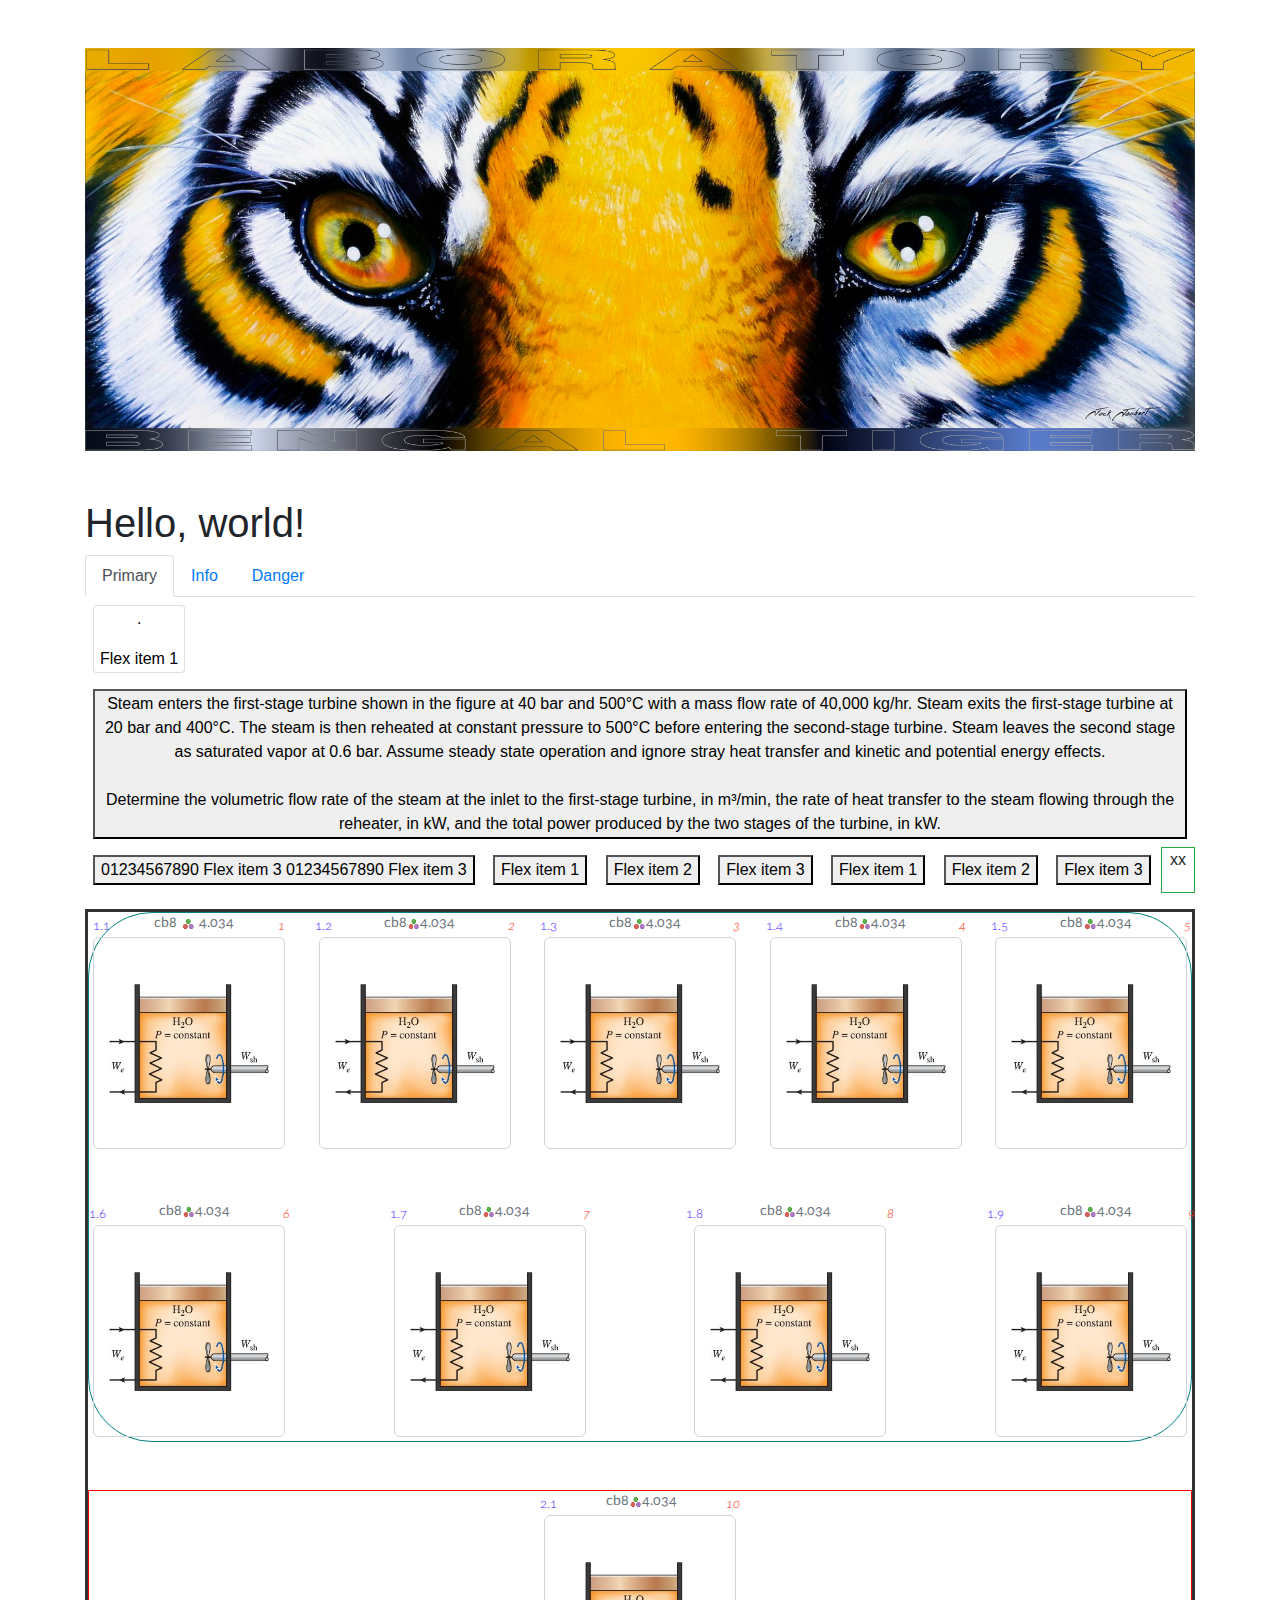
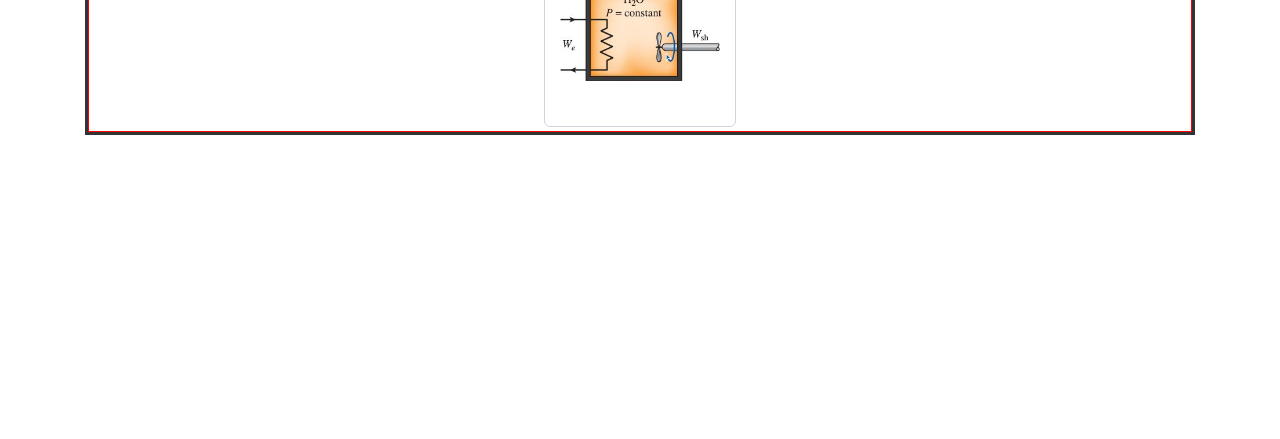
<file: work/web/index.html>
<!doctype html>
<html lang="en">
<head>
  <!-- Required meta tags -->
  <meta charset="utf-8">
  <meta name="viewport" content="width=device-width, initial-scale=1, shrink-to-fit=no">

  <!-- Bootstrap CSS -->
  <link rel="stylesheet" href="https://stackpath.bootstrapcdn.com/bootstrap/4.5.2/css/bootstrap.min.css" integrity="sha384-JcKb8q3iqJ61gNV9KGb8thSsNjpSL0n8PARn9HuZOnIxN0hoP+VmmDGMN5t9UJ0Z" crossorigin="anonymous">


  <!-- my CSS -->
  <link rel="stylesheet" href="css/mcs.css">

  <title>BENGAL TIGER Laboratory</title>
</head>
<body>


<div class="container">
  <div class="my-5">
		<img style="width: 100%;" src="img/JackJaubert,tigereyes,banners.png">
	</div>

	<h1>Hello, world!</h1>
	
	<ul class="nav nav-tabs" id="myTab" role="tablist">
	  <li class="nav-item" role="presentation">
	    <a class="nav-link active" id="home-tab" data-toggle="tab" href="#primary" role="tab" aria-controls="home" aria-selected="true">Primary</a>
	  </li>
	  <li class="nav-item" role="presentation">
	    <a class="nav-link" id="profile-tab" data-toggle="tab" href="#info" role="tab" aria-controls="profile" aria-selected="false">Info</a>
	  </li>
	  <li class="nav-item" role="presentation">
	    <a class="nav-link" id="contact-tab" data-toggle="tab" href="#danger" role="tab" aria-controls="contact" aria-selected="false">Danger</a>
	  </li>
	</ul>
	<div class="tab-content" id="myTabContent">
		<div class="tab-pane fade" id="primary" role="tabpanel" aria-labelledby="info-tab">
			<div class="mcs-bs-callout mcs-bs-callout-primary">
			  <h4>Primary Callout</h4>
				<p>This is a primary callout.</p>
				<a href="#">Here is a link.</a>
			</div>
		</div>
	  <div class="tab-pane fade" id="info" role="tabpanel" aria-labelledby="info-tab">
			<div class="mcs-bs-callout mcs-bs-callout-info">
			  <h4>Info Callout</h4>
				<p>This is an info callout.</p>
				<a href="#">Here is a link.</a>
			</div>
		</div>
	  <div class="tab-pane fade" id="danger" role="tabpanel" aria-labelledby="danger-tab">
			<div class="mcs-bs-callout mcs-bs-callout-danger">
			  <h4>Danger Callout</h4>
				<p>This is a danger callout.</p>
				<a href="#">Here is a link.</a>
			</div>
		</div>
	</div>

	<script src="https://gist.github.com/AhmedAzizKhelifi/9b41bc2c628355f160e3e1fd12d12698.js"></script>

	<section class="mcs-chapter d-flex flex-row mb-3 justify-content-between flex-wrap">
	  <button class="card m-2">
			<p>.</p>
			Flex item 1
		</button>
	  <button class="m-2">
			<div>Steam enters the first-stage turbine shown in the figure at 40 bar and 500°C with a mass flow rate of 40,000 kg/hr. Steam exits the first-stage turbine at 20 bar and 400°C. The steam is then reheated at constant pressure to 500°C before entering the second-stage turbine. Steam leaves the second stage as saturated vapor at 0.6 bar. Assume steady state operation and ignore stray heat transfer and kinetic and potential energy effects. <br><br> Determine the volumetric flow rate of the steam at the inlet to the first-stage turbine, in m³/min, the rate of heat transfer to the steam flowing through the reheater, in kW, and the total power produced by the two stages of the turbine, in kW.</div>
		</button>
	  <button class="m-2">01234567890 Flex item 3 01234567890 Flex item 3 </button>
	  <button class="m-2">Flex item 1</button>
	  <button class="m-2">Flex item 2</button>
	  <button class="m-2">Flex item 3</button>
	  <button class="m-2">Flex item 1</button>
	  <button class="m-2">Flex item 2</button>
	  <button class="m-2">Flex item 3</button>
				<div class="mcs-problem-head d-flex justify-content-around px-2 border border-success">
					<span>x</span><span>x</span>
				</div>
	</section>
		
		
		
		
		
	<section class="mcs-problems" style="border: 3px solid #333;">
		
		
		<section class="mcs-chapter d-flex flex-row flex-wrap justify-content-between mb-5" style="border: 1px solid teal; border-radius: 4em;">
						
						
						
			<a class="mcs-problem d-flex flex-column align-items-stretch mb-5" target="_blank"
				href="https://getbootstrap.com/docs/4.5/utilities/spacing/" >
				<div class="mcs-img-container">
					<img src="img/ch04_cen98179_p04034_lg.jpg" style="margin: auto;" />
				</div>
			
				<div class="mcs-problem-head d-flex flex-row justify-content-between mx-1 pb-2 ">
					<span class="head-left"></span>
					<span class="head-center">cb8 <img src="img/juliaLOGO-three-balls.png" /> 4.034</span>
					<span class="head-right"></span>
				</div>
				
				<!--<div class="mcs-problem-foot">cb8 4.034</div>				-->
				<div class="mcs-tooltip">
					<!--<div class="banner pl-1 mx-2 my-1">cb8:4.034</div>-->
					<div class="mcs-tooltip-text p-3 ">
						<div class="pl-2 py-2">
							Steam enters the first-stage turbine shown in the figure at 40 bar and 500°C with a mass flow rate of 40,000 kg/hr. Steam exits the first-stage turbine at 20 bar and 400°C. The steam is then reheated at constant pressure to 500°C before entering the second-stage turbine. Steam leaves the second stage as saturated vapor at 0.6 bar. Assume steady state operation and ignore stray heat transfer and kinetic and potential energy effects.  <br><br>  Determine the volumetric flow rate of the steam at the inlet to the first-stage turbine, in m³/min, the rate of heat transfer to the steam flowing through the reheater, in kW, and the total power produced by the two stages of the turbine, in kW.
						</div>
					</div>
				</div>
			</a>
						
						
						
				
						
						
						
						
						
			<a class="mcs-problem d-flex flex-column align-items-stretch" target="_blank"
				href="https://getbootstrap.com/docs/4.5/utilities/spacing/" >
				<div class="mcs-img-container">
					<img src="img/ch04_cen98179_p04034_lg.jpg" style="margin: auto;" />
				</div>
			
				<div class="mcs-problem-head d-flex flex-row justify-content-between pb-2 ">
					<span class="head-left"></span>
					<span class="head-center">cb8<img src="img/juliaLOGO-three-balls.png" />4.034</span>
					<span class="head-right"></span>
				</div>
				
				<!--<div class="mcs-problem-foot">cb8 4.034</div>				-->
				<div class="mcs-tooltip">
					<!--<div class="banner pl-1 mx-2 my-1">cb8:4.034</div>-->
					<div class="mcs-tooltip-text p-3 ">
						<div class="pl-2 py-2">
							Steam enters the first-stage turbine shown in the figure at 40 bar and 500°C with a mass flow rate of 40,000 kg/hr. Steam exits the first-stage turbine at 20 bar and 400°C. The steam is then reheated at constant pressure to 500°C before entering the second-stage turbine. Steam leaves the second stage as saturated vapor at 0.6 bar. Assume steady state operation and ignore stray heat transfer and kinetic and potential energy effects.  <br><br>  Determine the volumetric flow rate of the steam at the inlet to the first-stage turbine, in m³/min, the rate of heat transfer to the steam flowing through the reheater, in kW, and the total power produced by the two stages of the turbine, in kW.
						</div>
					</div>
				</div>
			</a>
						
						
						
				
						
						
						
						
						
			<a class="mcs-problem d-flex flex-column align-items-stretch" target="_blank"
				href="https://getbootstrap.com/docs/4.5/utilities/spacing/" >
				<div class="mcs-img-container">
					<img src="img/ch04_cen98179_p04034_lg.jpg" style="margin: auto;" />
				</div>
			
				<div class="mcs-problem-head d-flex flex-row justify-content-between pb-2 ">
					<span class="head-left"></span>
					<span class="head-center">cb8<img src="img/juliaLOGO-three-balls.png" />4.034</span>
					<span class="head-right"></span>
				</div>
				
				<!--<div class="mcs-problem-foot">cb8 4.034</div>				-->
				<div class="mcs-tooltip">
					<!--<div class="banner pl-1 mx-2 my-1">cb8:4.034</div>-->
					<div class="mcs-tooltip-text p-3 ">
						<div class="pl-2 py-2">
							Steam enters the first-stage turbine shown in the figure at 40 bar and 500°C with a mass flow rate of 40,000 kg/hr. Steam exits the first-stage turbine at 20 bar and 400°C. The steam is then reheated at constant pressure to 500°C before entering the second-stage turbine. Steam leaves the second stage as saturated vapor at 0.6 bar. Assume steady state operation and ignore stray heat transfer and kinetic and potential energy effects.  <br><br>  Determine the volumetric flow rate of the steam at the inlet to the first-stage turbine, in m³/min, the rate of heat transfer to the steam flowing through the reheater, in kW, and the total power produced by the two stages of the turbine, in kW.
						</div>
					</div>
				</div>
			</a>
						
						
						
				
						
						
						
						
						
			<a class="mcs-problem d-flex flex-column align-items-stretch" target="_blank"
				href="https://getbootstrap.com/docs/4.5/utilities/spacing/" >
				<div class="mcs-img-container">
					<img src="img/ch04_cen98179_p04034_lg.jpg" style="margin: auto;" />
				</div>
			
				<div class="mcs-problem-head d-flex flex-row justify-content-between pb-2 ">
					<span class="head-left"></span>
					<span class="head-center">cb8<img src="img/juliaLOGO-three-balls.png" />4.034</span>
					<span class="head-right"></span>
				</div>
				
				<!--<div class="mcs-problem-foot">cb8 4.034</div>				-->
				<div class="mcs-tooltip">
					<!--<div class="banner pl-1 mx-2 my-1">cb8:4.034</div>-->
					<div class="mcs-tooltip-text p-3 ">
						<div class="pl-2 py-2">
							Steam enters the first-stage turbine shown in the figure at 40 bar and 500°C with a mass flow rate of 40,000 kg/hr. Steam exits the first-stage turbine at 20 bar and 400°C. The steam is then reheated at constant pressure to 500°C before entering the second-stage turbine. Steam leaves the second stage as saturated vapor at 0.6 bar. Assume steady state operation and ignore stray heat transfer and kinetic and potential energy effects.  <br><br>  Determine the volumetric flow rate of the steam at the inlet to the first-stage turbine, in m³/min, the rate of heat transfer to the steam flowing through the reheater, in kW, and the total power produced by the two stages of the turbine, in kW.
						</div>
					</div>
				</div>
			</a>
						
						
						
				
						
						
						
						
						
			<a class="mcs-problem d-flex flex-column align-items-stretch" target="_blank"
				href="https://getbootstrap.com/docs/4.5/utilities/spacing/" >
				<div class="mcs-img-container">
					<img src="img/ch04_cen98179_p04034_lg.jpg" style="margin: auto;" />
				</div>
			
				<div class="mcs-problem-head d-flex flex-row justify-content-between pb-2 ">
					<span class="head-left"></span>
					<span class="head-center">cb8<img src="img/juliaLOGO-three-balls.png" />4.034</span>
					<span class="head-right"></span>
				</div>
				
				<!--<div class="mcs-problem-foot">cb8 4.034</div>				-->
				<div class="mcs-tooltip">
					<!--<div class="banner pl-1 mx-2 my-1">cb8:4.034</div>-->
					<div class="mcs-tooltip-text p-3 ">
						<div class="pl-2 py-2">
							Steam enters the first-stage turbine shown in the figure at 40 bar and 500°C with a mass flow rate of 40,000 kg/hr. Steam exits the first-stage turbine at 20 bar and 400°C. The steam is then reheated at constant pressure to 500°C before entering the second-stage turbine. Steam leaves the second stage as saturated vapor at 0.6 bar. Assume steady state operation and ignore stray heat transfer and kinetic and potential energy effects.  <br><br>  Determine the volumetric flow rate of the steam at the inlet to the first-stage turbine, in m³/min, the rate of heat transfer to the steam flowing through the reheater, in kW, and the total power produced by the two stages of the turbine, in kW.
						</div>
					</div>
				</div>
			</a>
						
						
						
				
						
						
						
						
						
			<a class="mcs-problem d-flex flex-column align-items-stretch" target="_blank"
				href="https://getbootstrap.com/docs/4.5/utilities/spacing/" >
				<div class="mcs-img-container">
					<img src="img/ch04_cen98179_p04034_lg.jpg" style="margin: auto;" />
				</div>
			
				<div class="mcs-problem-head d-flex flex-row justify-content-between pb-2 ">
					<span class="head-left"></span>
					<span class="head-center">cb8<img src="img/juliaLOGO-three-balls.png" />4.034</span>
					<span class="head-right"></span>
				</div>
				
				<!--<div class="mcs-problem-foot">cb8 4.034</div>				-->
				<div class="mcs-tooltip">
					<!--<div class="banner pl-1 mx-2 my-1">cb8:4.034</div>-->
					<div class="mcs-tooltip-text p-3 ">
						<div class="pl-2 py-2">
							Steam enters the first-stage turbine shown in the figure at 40 bar and 500°C with a mass flow rate of 40,000 kg/hr. Steam exits the first-stage turbine at 20 bar and 400°C. The steam is then reheated at constant pressure to 500°C before entering the second-stage turbine. Steam leaves the second stage as saturated vapor at 0.6 bar. Assume steady state operation and ignore stray heat transfer and kinetic and potential energy effects.  <br><br>  Determine the volumetric flow rate of the steam at the inlet to the first-stage turbine, in m³/min, the rate of heat transfer to the steam flowing through the reheater, in kW, and the total power produced by the two stages of the turbine, in kW.
						</div>
					</div>
				</div>
			</a>
						
						
						
				
						
						
						
						
						
			<a class="mcs-problem d-flex flex-column align-items-stretch" target="_blank"
				href="https://getbootstrap.com/docs/4.5/utilities/spacing/" >
				<div class="mcs-img-container">
					<img src="img/ch04_cen98179_p04034_lg.jpg" style="margin: auto;" />
				</div>
			
				<div class="mcs-problem-head d-flex flex-row justify-content-between pb-2 ">
					<span class="head-left"></span>
					<span class="head-center">cb8<img src="img/juliaLOGO-three-balls.png" />4.034</span>
					<span class="head-right"></span>
				</div>
				
				<!--<div class="mcs-problem-foot">cb8 4.034</div>				-->
				<div class="mcs-tooltip">
					<!--<div class="banner pl-1 mx-2 my-1">cb8:4.034</div>-->
					<div class="mcs-tooltip-text p-3 ">
						<div class="pl-2 py-2">
							Steam enters the first-stage turbine shown in the figure at 40 bar and 500°C with a mass flow rate of 40,000 kg/hr. Steam exits the first-stage turbine at 20 bar and 400°C. The steam is then reheated at constant pressure to 500°C before entering the second-stage turbine. Steam leaves the second stage as saturated vapor at 0.6 bar. Assume steady state operation and ignore stray heat transfer and kinetic and potential energy effects.  <br><br>  Determine the volumetric flow rate of the steam at the inlet to the first-stage turbine, in m³/min, the rate of heat transfer to the steam flowing through the reheater, in kW, and the total power produced by the two stages of the turbine, in kW.
						</div>
					</div>
				</div>
			</a>
						
						
						
				
						
						
						
				
			<a class="mcs-problem d-flex flex-column align-items-stretch" target="_blank"
				href="https://getbootstrap.com/docs/4.5/utilities/spacing/" >
				<div class="mcs-img-container">
					<img src="img/ch04_cen98179_p04034_lg.jpg" style="margin: auto;" />
				</div>
			
				<div class="mcs-problem-head d-flex flex-row justify-content-between pb-2 mx-n1">
					<span class="head-left"></span>
					<span class="head-center">cb8<img src="img/juliaLOGO-three-balls.png" />4.034</span>
					<span class="head-right"></span>
				</div>
				
				<!--<div class="mcs-problem-foot">cb8 4.034</div>				-->
				<div class="mcs-tooltip">
					<!--<div class="banner pl-1 mx-2 my-1">cb8:4.034</div>-->
					<div class="mcs-tooltip-text p-3 ">
						<div class="pl-2 py-2">
							Steam enters the first-stage turbine shown in the figure at 40 bar and 500°C with a mass flow rate of 40,000 kg/hr. Steam exits the first-stage turbine at 20 bar and 400°C. The steam is then reheated at constant pressure to 500°C before entering the second-stage turbine. Steam leaves the second stage as saturated vapor at 0.6 bar. Assume steady state operation and ignore stray heat transfer and kinetic and potential energy effects.  <br><br>  Determine the volumetric flow rate of the steam at the inlet to the first-stage turbine, in m³/min, the rate of heat transfer to the steam flowing through the reheater, in kW, and the total power produced by the two stages of the turbine, in kW.
						</div>
					</div>
				</div>
			</a>
						
						
						
				
			<a class="mcs-problem d-flex flex-column align-items-stretch" target="_blank"
				href="https://getbootstrap.com/docs/4.5/utilities/spacing/" >
				<div class="mcs-img-container">
					<img src="img/ch04_cen98179_p04034_lg.jpg" style="margin: auto;" />
				</div>
			
				<div class="mcs-problem-head d-flex flex-row justify-content-between pb-2 mx-n1">
					<span class="head-left"></span>
					<span class="head-center">cb8<img src="img/juliaLOGO-three-balls.png" />4.034</span>
					<span class="head-right"></span>
				</div>
				
				<!--<div class="mcs-problem-foot">cb8 4.034</div>				-->
				<div class="mcs-tooltip">
					<!--<div class="banner pl-1 mx-2 my-1">cb8:4.034</div>-->
					<div class="mcs-tooltip-text p-3 ">
						<div class="pl-2 py-2">
							Steam enters the first-stage turbine shown in the figure at 40 bar and 500°C with a mass flow rate of 40,000 kg/hr. Steam exits the first-stage turbine at 20 bar and 400°C. The steam is then reheated at constant pressure to 500°C before entering the second-stage turbine. Steam leaves the second stage as saturated vapor at 0.6 bar. Assume steady state operation and ignore stray heat transfer and kinetic and potential energy effects.  <br><br>  Determine the volumetric flow rate of the steam at the inlet to the first-stage turbine, in m³/min, the rate of heat transfer to the steam flowing through the reheater, in kW, and the total power produced by the two stages of the turbine, in kW.
						</div>
					</div>
				</div>
			</a>
						
						


		</section>
		<section class="mcs-chapter d-flex flex-row flex-wrap justify-content-around" style="border:1px solid red;">
			


			
			
						
						
						
			<a class="mcs-problem d-flex flex-column align-items-stretch" target="_blank"
				href="https://getbootstrap.com/docs/4.5/utilities/spacing/" >
				<div class="mcs-img-container">
					<img src="img/ch04_cen98179_p04034_lg.jpg" style="margin: auto;" />
				</div>
			
				<div class="mcs-problem-head d-flex flex-row justify-content-between pb-2 ">
					<span class="head-left"></span>
					<span class="head-center">cb8<img src="img/juliaLOGO-three-balls.png" />4.034</span>
					<span class="head-right"></span>
				</div>
				
				<!--<div class="mcs-problem-foot">cb8 4.034</div>				-->
				<div class="mcs-tooltip">
					<!--<div class="banner pl-1 mx-2 my-1">cb8:4.034</div>-->
					<div class="mcs-tooltip-text p-3 ">
						<div class="pl-2 py-2">
							Steam enters the first-stage turbine shown in the figure at 40 bar and 500°C with a mass flow rate of 40,000 kg/hr. Steam exits the first-stage turbine at 20 bar and 400°C. The steam is then reheated at constant pressure to 500°C before entering the second-stage turbine. Steam leaves the second stage as saturated vapor at 0.6 bar. Assume steady state operation and ignore stray heat transfer and kinetic and potential energy effects.  <br><br>  Determine the volumetric flow rate of the steam at the inlet to the first-stage turbine, in m³/min, the rate of heat transfer to the steam flowing through the reheater, in kW, and the total power produced by the two stages of the turbine, in kW.
						</div>
					</div>
				</div>
			</a>
						
						
						
				
							


		</section>
	</section>
	
<div style="margin-bottom:19em;"></div>

</div> 						<!--.  main container .   -->
</body>
  <!-- Optional JavaScript -->
  <!-- jQuery first, then Popper.js, then Bootstrap JS -->
  <script src="https://code.jquery.com/jquery-3.5.1.slim.min.js" integrity="sha384-DfXdz2htPH0lsSSs5nCTpuj/zy4C+OGpamoFVy38MVBnE+IbbVYUew+OrCXaRkfj" crossorigin="anonymous"></script>
  <script src="https://cdn.jsdelivr.net/npm/popper.js@1.16.1/dist/umd/popper.min.js" integrity="sha384-9/reFTGAW83EW2RDu2S0VKaIzap3H66lZH81PoYlFhbGU+6BZp6G7niu735Sk7lN" crossorigin="anonymous"></script>
  <script src="https://stackpath.bootstrapcdn.com/bootstrap/4.5.2/js/bootstrap.min.js" integrity="sha384-B4gt1jrGC7Jh4AgTPSdUtOBvfO8shuf57BaghqFfPlYxofvL8/KUEfYiJOMMV+rV" crossorigin="anonymous"></script>
</body>
</html>
</file>
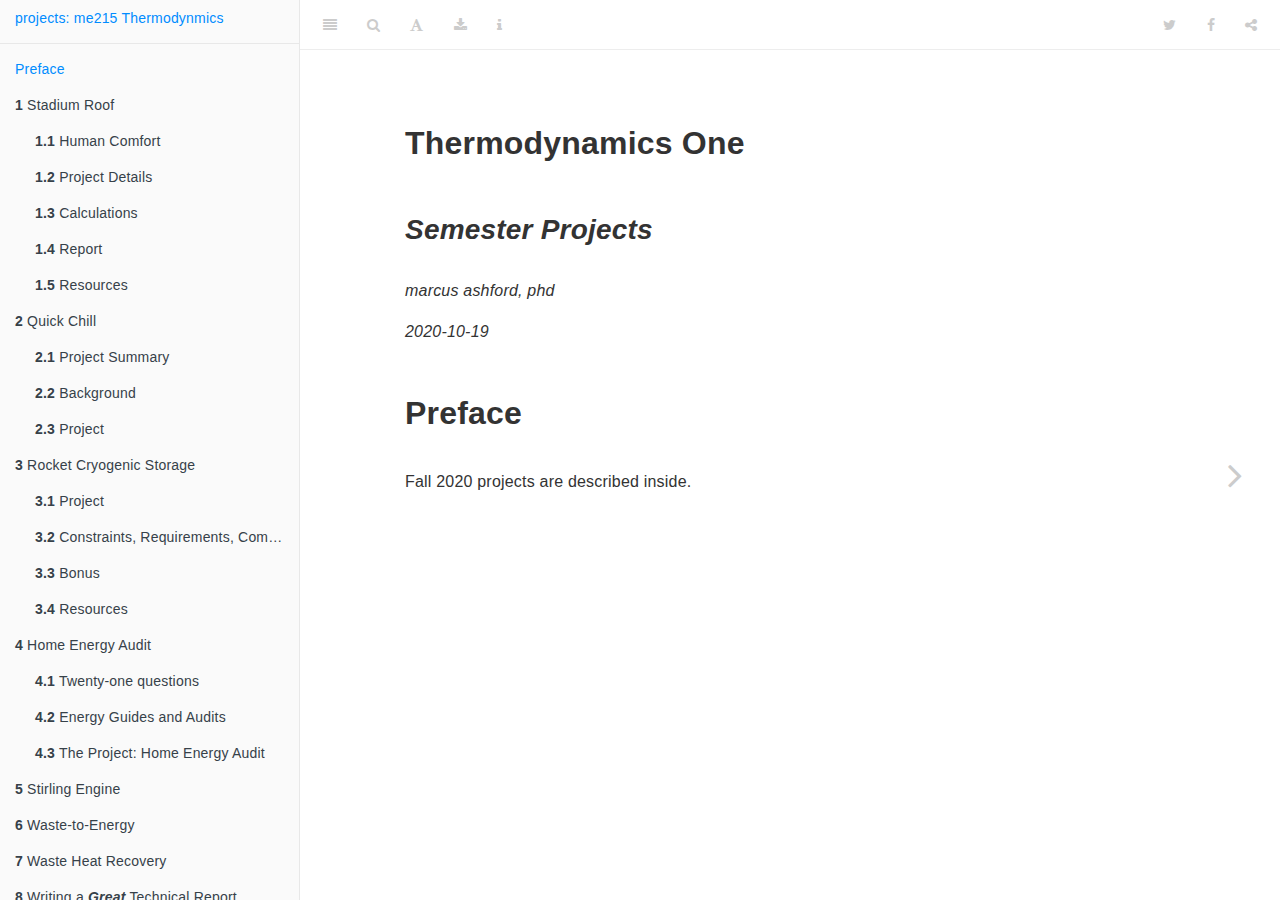
<file: work/write/me215projects/_book/index.html>
<!DOCTYPE html>
<html lang="" xml:lang="">
<head>

  <meta charset="utf-8" />
  <meta http-equiv="X-UA-Compatible" content="IE=edge" />
  <title>Thermodynamics One</title>
  <meta name="description" content="Thermodynamics I project descriptions." />
  <meta name="generator" content="bookdown 0.20 and GitBook 2.6.7" />

  <meta property="og:title" content="Thermodynamics One" />
  <meta property="og:type" content="book" />
  
  
  <meta property="og:description" content="Thermodynamics I project descriptions." />
  

  <meta name="twitter:card" content="summary" />
  <meta name="twitter:title" content="Thermodynamics One" />
  
  <meta name="twitter:description" content="Thermodynamics I project descriptions." />
  

<meta name="author" content="marcus ashford, phd" />


<meta name="date" content="2020-10-19" />

  <meta name="viewport" content="width=device-width, initial-scale=1" />
  <meta name="apple-mobile-web-app-capable" content="yes" />
  <meta name="apple-mobile-web-app-status-bar-style" content="black" />
  
  

<link rel="next" href="stadium-roof.html"/>
<script src="libs/header-attrs-2.4/header-attrs.js"></script>
<script src="libs/jquery-2.2.3/jquery.min.js"></script>
<link href="libs/gitbook-2.6.7/css/style.css" rel="stylesheet" />
<link href="libs/gitbook-2.6.7/css/plugin-table.css" rel="stylesheet" />
<link href="libs/gitbook-2.6.7/css/plugin-bookdown.css" rel="stylesheet" />
<link href="libs/gitbook-2.6.7/css/plugin-highlight.css" rel="stylesheet" />
<link href="libs/gitbook-2.6.7/css/plugin-search.css" rel="stylesheet" />
<link href="libs/gitbook-2.6.7/css/plugin-fontsettings.css" rel="stylesheet" />
<link href="libs/gitbook-2.6.7/css/plugin-clipboard.css" rel="stylesheet" />











<style type="text/css">
pre > code.sourceCode { white-space: pre; position: relative; }
pre > code.sourceCode > span { display: inline-block; line-height: 1.25; }
pre > code.sourceCode > span:empty { height: 1.2em; }
code.sourceCode > span { color: inherit; text-decoration: inherit; }
pre.sourceCode { margin: 0; }
@media screen {
div.sourceCode { overflow: auto; }
}
@media print {
pre > code.sourceCode { white-space: pre-wrap; }
pre > code.sourceCode > span { text-indent: -5em; padding-left: 5em; }
}
pre.numberSource code
  { counter-reset: source-line 0; }
pre.numberSource code > span
  { position: relative; left: -4em; counter-increment: source-line; }
pre.numberSource code > span > a:first-child::before
  { content: counter(source-line);
    position: relative; left: -1em; text-align: right; vertical-align: baseline;
    border: none; display: inline-block;
    -webkit-touch-callout: none; -webkit-user-select: none;
    -khtml-user-select: none; -moz-user-select: none;
    -ms-user-select: none; user-select: none;
    padding: 0 4px; width: 4em;
    color: #aaaaaa;
  }
pre.numberSource { margin-left: 3em; border-left: 1px solid #aaaaaa;  padding-left: 4px; }
div.sourceCode
  {   }
@media screen {
pre > code.sourceCode > span > a:first-child::before { text-decoration: underline; }
}
code span.al { color: #ff0000; font-weight: bold; } /* Alert */
code span.an { color: #60a0b0; font-weight: bold; font-style: italic; } /* Annotation */
code span.at { color: #7d9029; } /* Attribute */
code span.bn { color: #40a070; } /* BaseN */
code span.bu { } /* BuiltIn */
code span.cf { color: #007020; font-weight: bold; } /* ControlFlow */
code span.ch { color: #4070a0; } /* Char */
code span.cn { color: #880000; } /* Constant */
code span.co { color: #60a0b0; font-style: italic; } /* Comment */
code span.cv { color: #60a0b0; font-weight: bold; font-style: italic; } /* CommentVar */
code span.do { color: #ba2121; font-style: italic; } /* Documentation */
code span.dt { color: #902000; } /* DataType */
code span.dv { color: #40a070; } /* DecVal */
code span.er { color: #ff0000; font-weight: bold; } /* Error */
code span.ex { } /* Extension */
code span.fl { color: #40a070; } /* Float */
code span.fu { color: #06287e; } /* Function */
code span.im { } /* Import */
code span.in { color: #60a0b0; font-weight: bold; font-style: italic; } /* Information */
code span.kw { color: #007020; font-weight: bold; } /* Keyword */
code span.op { color: #666666; } /* Operator */
code span.ot { color: #007020; } /* Other */
code span.pp { color: #bc7a00; } /* Preprocessor */
code span.sc { color: #4070a0; } /* SpecialChar */
code span.ss { color: #bb6688; } /* SpecialString */
code span.st { color: #4070a0; } /* String */
code span.va { color: #19177c; } /* Variable */
code span.vs { color: #4070a0; } /* VerbatimString */
code span.wa { color: #60a0b0; font-weight: bold; font-style: italic; } /* Warning */
</style>

<link rel="stylesheet" href="style.css" type="text/css" />
</head>

<body>



  <div class="book without-animation with-summary font-size-2 font-family-1" data-basepath=".">

    <div class="book-summary">
      <nav role="navigation">

<ul class="summary">
<li><a href="./">projects: me215 Thermodynmics</a></li>

<li class="divider"></li>
<li class="chapter" data-level="" data-path="index.html"><a href="index.html"><i class="fa fa-check"></i>Preface</a></li>
<li class="chapter" data-level="1" data-path="stadium-roof.html"><a href="stadium-roof.html"><i class="fa fa-check"></i><b>1</b> Stadium Roof</a>
<ul>
<li class="chapter" data-level="1.1" data-path="stadium-roof.html"><a href="stadium-roof.html#human-comfort"><i class="fa fa-check"></i><b>1.1</b> Human Comfort</a></li>
<li class="chapter" data-level="1.2" data-path="stadium-roof.html"><a href="stadium-roof.html#project-details"><i class="fa fa-check"></i><b>1.2</b> Project Details</a></li>
<li class="chapter" data-level="1.3" data-path="stadium-roof.html"><a href="stadium-roof.html#calculations"><i class="fa fa-check"></i><b>1.3</b> Calculations</a></li>
<li class="chapter" data-level="1.4" data-path="stadium-roof.html"><a href="stadium-roof.html#report"><i class="fa fa-check"></i><b>1.4</b> Report</a></li>
<li class="chapter" data-level="1.5" data-path="stadium-roof.html"><a href="stadium-roof.html#resources"><i class="fa fa-check"></i><b>1.5</b> Resources</a></li>
</ul></li>
<li class="chapter" data-level="2" data-path="quick-chill.html"><a href="quick-chill.html"><i class="fa fa-check"></i><b>2</b> Quick Chill</a>
<ul>
<li class="chapter" data-level="2.1" data-path="quick-chill.html"><a href="quick-chill.html#project-summary"><i class="fa fa-check"></i><b>2.1</b> Project Summary</a></li>
<li class="chapter" data-level="2.2" data-path="quick-chill.html"><a href="quick-chill.html#background"><i class="fa fa-check"></i><b>2.2</b> Background</a></li>
<li class="chapter" data-level="2.3" data-path="quick-chill.html"><a href="quick-chill.html#project"><i class="fa fa-check"></i><b>2.3</b> Project</a></li>
</ul></li>
<li class="chapter" data-level="3" data-path="rocket-cryogenic-storage.html"><a href="rocket-cryogenic-storage.html"><i class="fa fa-check"></i><b>3</b> Rocket Cryogenic Storage</a>
<ul>
<li class="chapter" data-level="3.1" data-path="quick-chill.html"><a href="quick-chill.html#project"><i class="fa fa-check"></i><b>3.1</b> Project</a>
<ul>
<li class="chapter" data-level="3.1.1" data-path="rocket-cryogenic-storage.html"><a href="rocket-cryogenic-storage.html#possible-inputs"><i class="fa fa-check"></i><b>3.1.1</b> Possible Inputs</a></li>
<li class="chapter" data-level="3.1.2" data-path="rocket-cryogenic-storage.html"><a href="rocket-cryogenic-storage.html#outputs"><i class="fa fa-check"></i><b>3.1.2</b> Outputs</a></li>
</ul></li>
<li class="chapter" data-level="3.2" data-path="rocket-cryogenic-storage.html"><a href="rocket-cryogenic-storage.html#constraints-requirements-complications"><i class="fa fa-check"></i><b>3.2</b> Constraints, Requirements, Complications</a></li>
<li class="chapter" data-level="3.3" data-path="rocket-cryogenic-storage.html"><a href="rocket-cryogenic-storage.html#bonus"><i class="fa fa-check"></i><b>3.3</b> Bonus</a></li>
<li class="chapter" data-level="3.4" data-path="stadium-roof.html"><a href="stadium-roof.html#resources"><i class="fa fa-check"></i><b>3.4</b> Resources</a></li>
</ul></li>
<li class="chapter" data-level="4" data-path="home-energy-audit.html"><a href="home-energy-audit.html"><i class="fa fa-check"></i><b>4</b> Home Energy Audit</a>
<ul>
<li class="chapter" data-level="4.1" data-path="home-energy-audit.html"><a href="home-energy-audit.html#twenty-one-questions"><i class="fa fa-check"></i><b>4.1</b> Twenty-one questions</a></li>
<li class="chapter" data-level="4.2" data-path="home-energy-audit.html"><a href="home-energy-audit.html#energy-guides-and-audits"><i class="fa fa-check"></i><b>4.2</b> Energy Guides and Audits</a></li>
<li class="chapter" data-level="4.3" data-path="home-energy-audit.html"><a href="home-energy-audit.html#the-project-home-energy-audit"><i class="fa fa-check"></i><b>4.3</b> The Project: Home Energy Audit</a></li>
</ul></li>
<li class="chapter" data-level="5" data-path="stirling-engine.html"><a href="stirling-engine.html"><i class="fa fa-check"></i><b>5</b> Stirling Engine</a></li>
<li class="chapter" data-level="6" data-path="waste-to-energy.html"><a href="waste-to-energy.html"><i class="fa fa-check"></i><b>6</b> Waste-to-Energy</a></li>
<li class="chapter" data-level="7" data-path="waste-heat-recovery.html"><a href="waste-heat-recovery.html"><i class="fa fa-check"></i><b>7</b> Waste Heat Recovery</a></li>
<li class="chapter" data-level="8" data-path="writing-a-great-technical-report.html"><a href="writing-a-great-technical-report.html"><i class="fa fa-check"></i><b>8</b> Writing a <strong><em>Great</em></strong> Technical Report</a>
<ul>
<li class="chapter" data-level="8.1" data-path="writing-a-great-technical-report.html"><a href="writing-a-great-technical-report.html#pain-peril-promise"><i class="fa fa-check"></i><b>8.1</b> Pain, peril, promise</a></li>
</ul></li>
<li class="chapter" data-level="" data-path="references.html"><a href="references.html"><i class="fa fa-check"></i>References</a></li>
<li class="divider"></li>
<li><a href="https://github.com/rstudio/bookdown" target="blank">Published with bookdown</a></li>

</ul>

      </nav>
    </div>

    <div class="book-body">
      <div class="body-inner">
        <div class="book-header" role="navigation">
          <h1>
            <i class="fa fa-circle-o-notch fa-spin"></i><a href="./">Thermodynamics One</a>
          </h1>
        </div>

        <div class="page-wrapper" tabindex="-1" role="main">
          <div class="page-inner">

            <section class="normal" id="section-">
<div id="header">
<h1 class="title">Thermodynamics One</h1>
<h2 class="subtitle"><em>Semester Projects</em></h2>
<p class="author"><em>marcus ashford, phd</em></p>
<p class="date"><em>2020-10-19</em></p>
</div>
<div id="preface" class="section level1 unnumbered">
<h1>Preface</h1>
<p>Fall 2020 projects are described inside.</p>

</div>
            </section>

          </div>
        </div>
      </div>

<a href="stadium-roof.html" class="navigation navigation-next navigation-unique" aria-label="Next page"><i class="fa fa-angle-right"></i></a>
    </div>
  </div>
<script src="libs/gitbook-2.6.7/js/app.min.js"></script>
<script src="libs/gitbook-2.6.7/js/lunr.js"></script>
<script src="libs/gitbook-2.6.7/js/clipboard.min.js"></script>
<script src="libs/gitbook-2.6.7/js/plugin-search.js"></script>
<script src="libs/gitbook-2.6.7/js/plugin-sharing.js"></script>
<script src="libs/gitbook-2.6.7/js/plugin-fontsettings.js"></script>
<script src="libs/gitbook-2.6.7/js/plugin-bookdown.js"></script>
<script src="libs/gitbook-2.6.7/js/jquery.highlight.js"></script>
<script src="libs/gitbook-2.6.7/js/plugin-clipboard.js"></script>
<script>
gitbook.require(["gitbook"], function(gitbook) {
gitbook.start({
"sharing": {
"github": false,
"facebook": true,
"twitter": true,
"linkedin": false,
"weibo": false,
"instapaper": false,
"vk": false,
"all": ["facebook", "twitter", "linkedin", "weibo", "instapaper"]
},
"fontsettings": {
"theme": "white",
"family": "sans",
"size": 2
},
"edit": {
"link": null,
"text": null
},
"history": {
"link": null,
"text": null
},
"view": {
"link": null,
"text": null
},
"download": ["me215projects.pdf", "me215projects.epub"],
"toc": {
"collapse": "subsection"
}
});
});
</script>

</body>

</html>
</file>
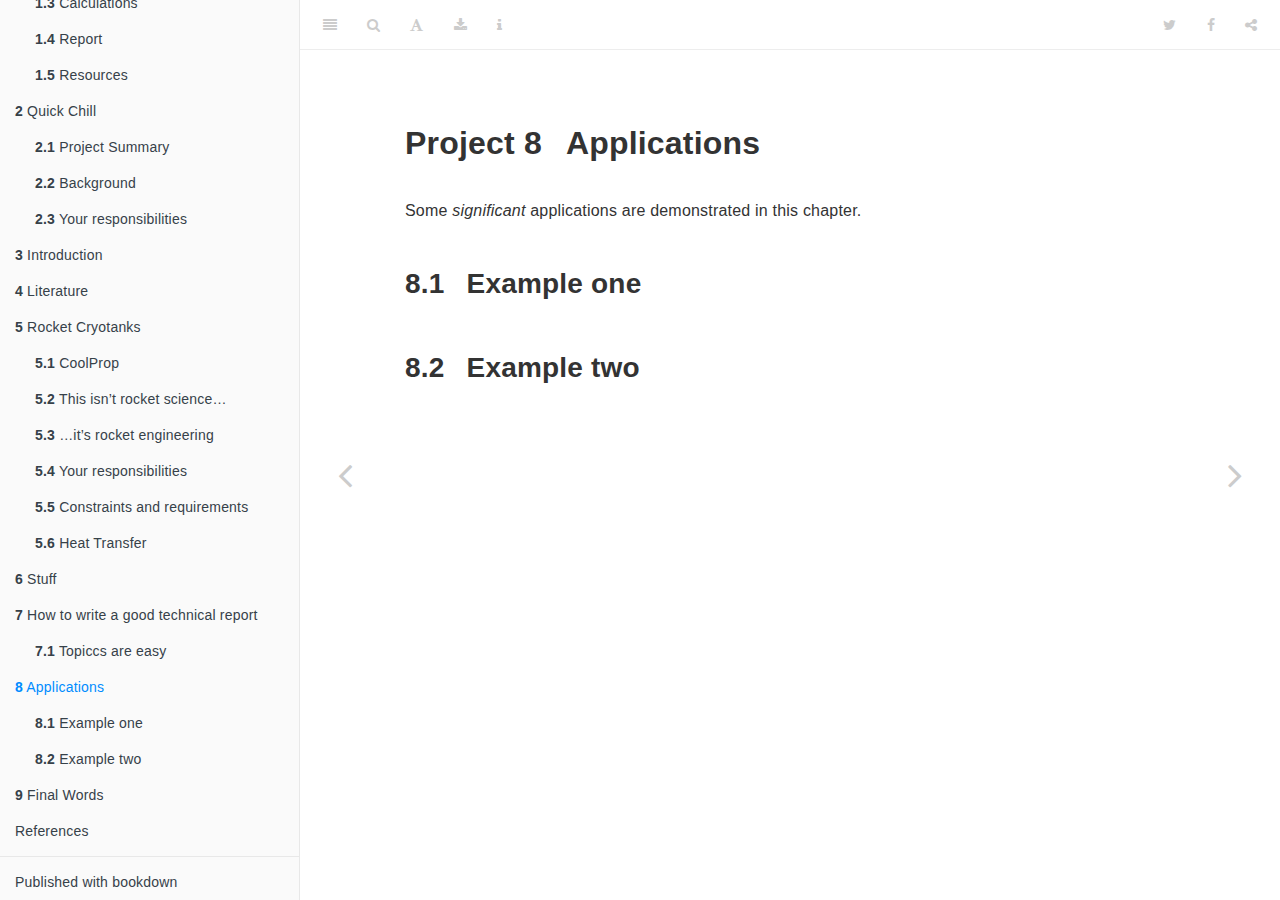
<file: work/write/me215projects/_book/applications.html>
<!DOCTYPE html>
<html lang="" xml:lang="">
<head>

  <meta charset="utf-8" />
  <meta http-equiv="X-UA-Compatible" content="IE=edge" />
  <title>Project 8 Applications | Thermodynamics One</title>
  <meta name="description" content="This is a minimal example of using the bookdown package to write a book. The output format for this example is bookdown::gitbook." />
  <meta name="generator" content="bookdown 0.20 and GitBook 2.6.7" />

  <meta property="og:title" content="Project 8 Applications | Thermodynamics One" />
  <meta property="og:type" content="book" />
  
  
  <meta property="og:description" content="This is a minimal example of using the bookdown package to write a book. The output format for this example is bookdown::gitbook." />
  

  <meta name="twitter:card" content="summary" />
  <meta name="twitter:title" content="Project 8 Applications | Thermodynamics One" />
  
  <meta name="twitter:description" content="This is a minimal example of using the bookdown package to write a book. The output format for this example is bookdown::gitbook." />
  

<meta name="author" content="marcus ashford, phd" />


<meta name="date" content="2020-10-16" />

  <meta name="viewport" content="width=device-width, initial-scale=1" />
  <meta name="apple-mobile-web-app-capable" content="yes" />
  <meta name="apple-mobile-web-app-status-bar-style" content="black" />
  
  
<link rel="prev" href="how-to-write-a-good-technical-report.html"/>
<link rel="next" href="final-words.html"/>
<script src="libs/header-attrs-2.4/header-attrs.js"></script>
<script src="libs/jquery-2.2.3/jquery.min.js"></script>
<link href="libs/gitbook-2.6.7/css/style.css" rel="stylesheet" />
<link href="libs/gitbook-2.6.7/css/plugin-table.css" rel="stylesheet" />
<link href="libs/gitbook-2.6.7/css/plugin-bookdown.css" rel="stylesheet" />
<link href="libs/gitbook-2.6.7/css/plugin-highlight.css" rel="stylesheet" />
<link href="libs/gitbook-2.6.7/css/plugin-search.css" rel="stylesheet" />
<link href="libs/gitbook-2.6.7/css/plugin-fontsettings.css" rel="stylesheet" />
<link href="libs/gitbook-2.6.7/css/plugin-clipboard.css" rel="stylesheet" />











<style type="text/css">
pre > code.sourceCode { white-space: pre; position: relative; }
pre > code.sourceCode > span { display: inline-block; line-height: 1.25; }
pre > code.sourceCode > span:empty { height: 1.2em; }
code.sourceCode > span { color: inherit; text-decoration: inherit; }
pre.sourceCode { margin: 0; }
@media screen {
div.sourceCode { overflow: auto; }
}
@media print {
pre > code.sourceCode { white-space: pre-wrap; }
pre > code.sourceCode > span { text-indent: -5em; padding-left: 5em; }
}
pre.numberSource code
  { counter-reset: source-line 0; }
pre.numberSource code > span
  { position: relative; left: -4em; counter-increment: source-line; }
pre.numberSource code > span > a:first-child::before
  { content: counter(source-line);
    position: relative; left: -1em; text-align: right; vertical-align: baseline;
    border: none; display: inline-block;
    -webkit-touch-callout: none; -webkit-user-select: none;
    -khtml-user-select: none; -moz-user-select: none;
    -ms-user-select: none; user-select: none;
    padding: 0 4px; width: 4em;
    color: #aaaaaa;
  }
pre.numberSource { margin-left: 3em; border-left: 1px solid #aaaaaa;  padding-left: 4px; }
div.sourceCode
  {   }
@media screen {
pre > code.sourceCode > span > a:first-child::before { text-decoration: underline; }
}
code span.al { color: #ff0000; font-weight: bold; } /* Alert */
code span.an { color: #60a0b0; font-weight: bold; font-style: italic; } /* Annotation */
code span.at { color: #7d9029; } /* Attribute */
code span.bn { color: #40a070; } /* BaseN */
code span.bu { } /* BuiltIn */
code span.cf { color: #007020; font-weight: bold; } /* ControlFlow */
code span.ch { color: #4070a0; } /* Char */
code span.cn { color: #880000; } /* Constant */
code span.co { color: #60a0b0; font-style: italic; } /* Comment */
code span.cv { color: #60a0b0; font-weight: bold; font-style: italic; } /* CommentVar */
code span.do { color: #ba2121; font-style: italic; } /* Documentation */
code span.dt { color: #902000; } /* DataType */
code span.dv { color: #40a070; } /* DecVal */
code span.er { color: #ff0000; font-weight: bold; } /* Error */
code span.ex { } /* Extension */
code span.fl { color: #40a070; } /* Float */
code span.fu { color: #06287e; } /* Function */
code span.im { } /* Import */
code span.in { color: #60a0b0; font-weight: bold; font-style: italic; } /* Information */
code span.kw { color: #007020; font-weight: bold; } /* Keyword */
code span.op { color: #666666; } /* Operator */
code span.ot { color: #007020; } /* Other */
code span.pp { color: #bc7a00; } /* Preprocessor */
code span.sc { color: #4070a0; } /* SpecialChar */
code span.ss { color: #bb6688; } /* SpecialString */
code span.st { color: #4070a0; } /* String */
code span.va { color: #19177c; } /* Variable */
code span.vs { color: #4070a0; } /* VerbatimString */
code span.wa { color: #60a0b0; font-weight: bold; font-style: italic; } /* Warning */
</style>

<link rel="stylesheet" href="style.css" type="text/css" />
</head>

<body>



  <div class="book without-animation with-summary font-size-2 font-family-1" data-basepath=".">

    <div class="book-summary">
      <nav role="navigation">

<ul class="summary">
<li><a href="./">projects: me215 Thermodynmics</a></li>

<li class="divider"></li>
<li class="chapter" data-level="" data-path="index.html"><a href="index.html"><i class="fa fa-check"></i>Preface</a>
<ul>
<li class="chapter" data-level="0.1" data-path="index.html"><a href="index.html#orc"><i class="fa fa-check"></i><b>0.1</b> ORC</a></li>
<li class="chapter" data-level="0.2" data-path="index.html"><a href="index.html#home-energy-audit-for-parent-aand-child"><i class="fa fa-check"></i><b>0.2</b> Home energy audit for parent aand child</a></li>
</ul></li>
<li class="chapter" data-level="1" data-path="stadium-roof.html"><a href="stadium-roof.html"><i class="fa fa-check"></i><b>1</b> Stadium Roof</a>
<ul>
<li class="chapter" data-level="1.1" data-path="stadium-roof.html"><a href="stadium-roof.html#human-comfort"><i class="fa fa-check"></i><b>1.1</b> Human Comfort</a></li>
<li class="chapter" data-level="1.2" data-path="stadium-roof.html"><a href="stadium-roof.html#project-details"><i class="fa fa-check"></i><b>1.2</b> Project Details</a></li>
<li class="chapter" data-level="1.3" data-path="stadium-roof.html"><a href="stadium-roof.html#calculations"><i class="fa fa-check"></i><b>1.3</b> Calculations</a></li>
<li class="chapter" data-level="1.4" data-path="stadium-roof.html"><a href="stadium-roof.html#report"><i class="fa fa-check"></i><b>1.4</b> Report</a></li>
<li class="chapter" data-level="1.5" data-path="stadium-roof.html"><a href="stadium-roof.html#resources"><i class="fa fa-check"></i><b>1.5</b> Resources</a></li>
</ul></li>
<li class="chapter" data-level="2" data-path="quick-chill.html"><a href="quick-chill.html"><i class="fa fa-check"></i><b>2</b> Quick Chill</a>
<ul>
<li class="chapter" data-level="2.1" data-path="quick-chill.html"><a href="quick-chill.html#project-summary"><i class="fa fa-check"></i><b>2.1</b> Project Summary</a></li>
<li class="chapter" data-level="2.2" data-path="quick-chill.html"><a href="quick-chill.html#background"><i class="fa fa-check"></i><b>2.2</b> Background</a></li>
<li class="chapter" data-level="2.3" data-path="quick-chill.html"><a href="quick-chill.html#your-responsibilities"><i class="fa fa-check"></i><b>2.3</b> Your responsibilities</a></li>
</ul></li>
<li class="chapter" data-level="3" data-path="intro.html"><a href="intro.html"><i class="fa fa-check"></i><b>3</b> Introduction</a></li>
<li class="chapter" data-level="4" data-path="literature.html"><a href="literature.html"><i class="fa fa-check"></i><b>4</b> Literature</a></li>
<li class="chapter" data-level="5" data-path="rocket-cryotanks.html"><a href="rocket-cryotanks.html"><i class="fa fa-check"></i><b>5</b> Rocket Cryotanks</a>
<ul>
<li class="chapter" data-level="5.1" data-path="rocket-cryotanks.html"><a href="rocket-cryotanks.html#coolprop"><i class="fa fa-check"></i><b>5.1</b> CoolProp</a></li>
<li class="chapter" data-level="5.2" data-path="rocket-cryotanks.html"><a href="rocket-cryotanks.html#this-isnt-rocket-science"><i class="fa fa-check"></i><b>5.2</b> This isn’t rocket science…</a></li>
<li class="chapter" data-level="5.3" data-path="rocket-cryotanks.html"><a href="rocket-cryotanks.html#its-rocket-engineering"><i class="fa fa-check"></i><b>5.3</b> …it’s rocket engineering</a></li>
<li class="chapter" data-level="5.4" data-path="quick-chill.html"><a href="quick-chill.html#your-responsibilities"><i class="fa fa-check"></i><b>5.4</b> Your responsibilities</a></li>
<li class="chapter" data-level="5.5" data-path="rocket-cryotanks.html"><a href="rocket-cryotanks.html#constraints-and-requirements"><i class="fa fa-check"></i><b>5.5</b> Constraints and requirements</a></li>
<li class="chapter" data-level="5.6" data-path="rocket-cryotanks.html"><a href="rocket-cryotanks.html#heat-transfer"><i class="fa fa-check"></i><b>5.6</b> Heat Transfer</a></li>
</ul></li>
<li class="chapter" data-level="6" data-path="stuff.html"><a href="stuff.html"><i class="fa fa-check"></i><b>6</b> Stuff</a></li>
<li class="chapter" data-level="7" data-path="how-to-write-a-good-technical-report.html"><a href="how-to-write-a-good-technical-report.html"><i class="fa fa-check"></i><b>7</b> How to write a good technical report</a>
<ul>
<li class="chapter" data-level="7.1" data-path="how-to-write-a-good-technical-report.html"><a href="how-to-write-a-good-technical-report.html#topiccs-are-easy"><i class="fa fa-check"></i><b>7.1</b> Topiccs are easy</a></li>
</ul></li>
<li class="chapter" data-level="8" data-path="applications.html"><a href="applications.html"><i class="fa fa-check"></i><b>8</b> Applications</a>
<ul>
<li class="chapter" data-level="8.1" data-path="applications.html"><a href="applications.html#example-one"><i class="fa fa-check"></i><b>8.1</b> Example one</a></li>
<li class="chapter" data-level="8.2" data-path="applications.html"><a href="applications.html#example-two"><i class="fa fa-check"></i><b>8.2</b> Example two</a></li>
</ul></li>
<li class="chapter" data-level="9" data-path="final-words.html"><a href="final-words.html"><i class="fa fa-check"></i><b>9</b> Final Words</a></li>
<li class="chapter" data-level="" data-path="references.html"><a href="references.html"><i class="fa fa-check"></i>References</a></li>
<li class="divider"></li>
<li><a href="https://github.com/rstudio/bookdown" target="blank">Published with bookdown</a></li>

</ul>

      </nav>
    </div>

    <div class="book-body">
      <div class="body-inner">
        <div class="book-header" role="navigation">
          <h1>
            <i class="fa fa-circle-o-notch fa-spin"></i><a href="./">Thermodynamics One</a>
          </h1>
        </div>

        <div class="page-wrapper" tabindex="-1" role="main">
          <div class="page-inner">

            <section class="normal" id="section-">
<div id="applications" class="section level1" number="8">
<h1><span class="header-section-number">Project 8</span> Applications</h1>
<p>Some <em>significant</em> applications are demonstrated in this chapter.</p>
<div id="example-one" class="section level2" number="8.1">
<h2><span class="header-section-number">8.1</span> Example one</h2>
</div>
<div id="example-two" class="section level2" number="8.2">
<h2><span class="header-section-number">8.2</span> Example two</h2>

</div>
</div>
            </section>

          </div>
        </div>
      </div>
<a href="how-to-write-a-good-technical-report.html" class="navigation navigation-prev " aria-label="Previous page"><i class="fa fa-angle-left"></i></a>
<a href="final-words.html" class="navigation navigation-next " aria-label="Next page"><i class="fa fa-angle-right"></i></a>
    </div>
  </div>
<script src="libs/gitbook-2.6.7/js/app.min.js"></script>
<script src="libs/gitbook-2.6.7/js/lunr.js"></script>
<script src="libs/gitbook-2.6.7/js/clipboard.min.js"></script>
<script src="libs/gitbook-2.6.7/js/plugin-search.js"></script>
<script src="libs/gitbook-2.6.7/js/plugin-sharing.js"></script>
<script src="libs/gitbook-2.6.7/js/plugin-fontsettings.js"></script>
<script src="libs/gitbook-2.6.7/js/plugin-bookdown.js"></script>
<script src="libs/gitbook-2.6.7/js/jquery.highlight.js"></script>
<script src="libs/gitbook-2.6.7/js/plugin-clipboard.js"></script>
<script>
gitbook.require(["gitbook"], function(gitbook) {
gitbook.start({
"sharing": {
"github": false,
"facebook": true,
"twitter": true,
"linkedin": false,
"weibo": false,
"instapaper": false,
"vk": false,
"all": ["facebook", "twitter", "linkedin", "weibo", "instapaper"]
},
"fontsettings": {
"theme": "white",
"family": "sans",
"size": 2
},
"edit": {
"link": null,
"text": null
},
"history": {
"link": null,
"text": null
},
"view": {
"link": null,
"text": null
},
"download": ["me215projects.pdf", "me215projects.epub"],
"toc": {
"collapse": "subsection"
}
});
});
</script>

<!-- dynamically load mathjax for compatibility with self-contained -->
<script>
  (function () {
    var script = document.createElement("script");
    script.type = "text/javascript";
    var src = "true";
    if (src === "" || src === "true") src = "https://mathjax.rstudio.com/latest/MathJax.js?config=TeX-MML-AM_CHTML";
    if (location.protocol !== "file:")
      if (/^https?:/.test(src))
        src = src.replace(/^https?:/, '');
    script.src = src;
    document.getElementsByTagName("head")[0].appendChild(script);
  })();
</script>
</body>

</html>
</file>
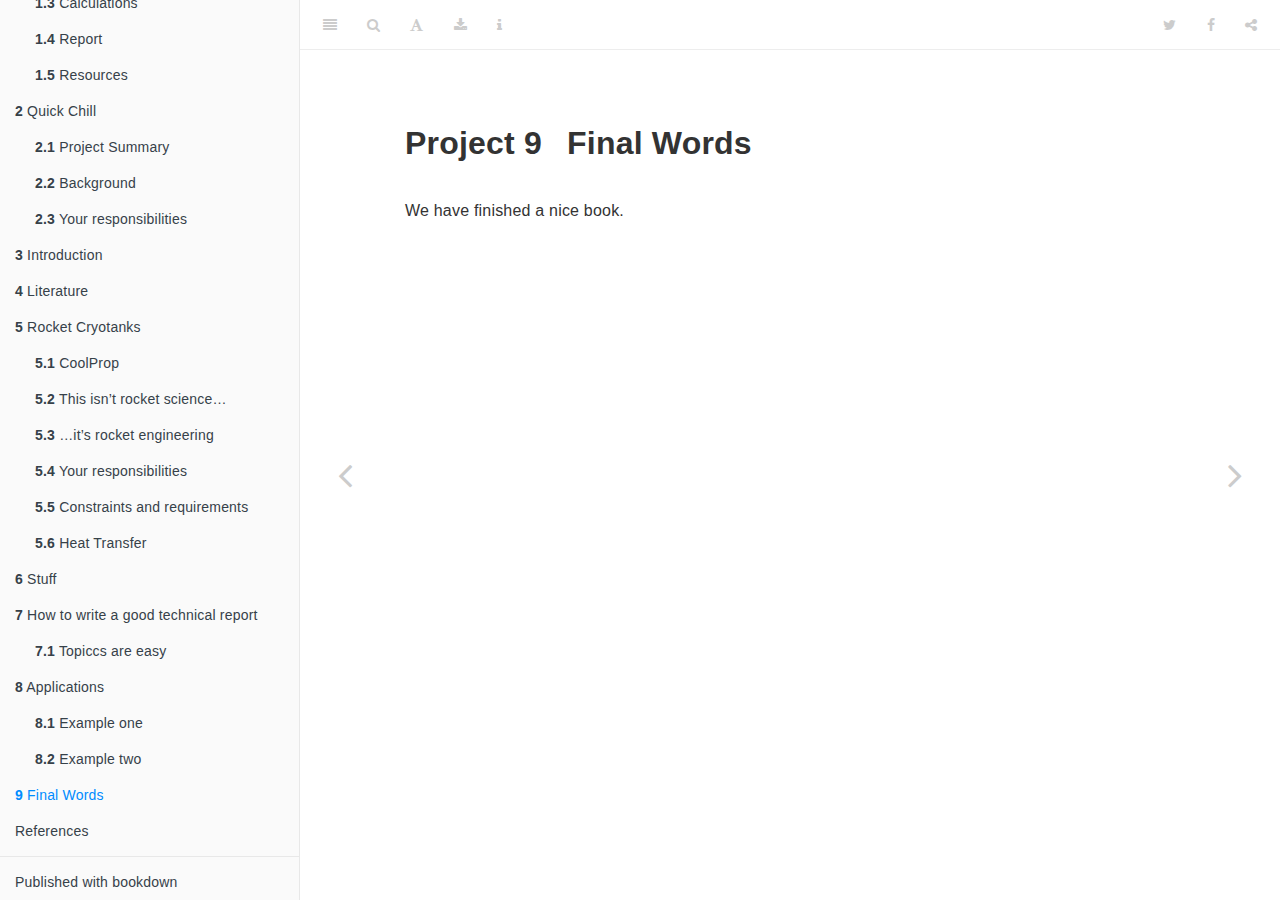
<file: work/write/me215projects/_book/final-words.html>
<!DOCTYPE html>
<html lang="" xml:lang="">
<head>

  <meta charset="utf-8" />
  <meta http-equiv="X-UA-Compatible" content="IE=edge" />
  <title>Project 9 Final Words | Thermodynamics One</title>
  <meta name="description" content="This is a minimal example of using the bookdown package to write a book. The output format for this example is bookdown::gitbook." />
  <meta name="generator" content="bookdown 0.20 and GitBook 2.6.7" />

  <meta property="og:title" content="Project 9 Final Words | Thermodynamics One" />
  <meta property="og:type" content="book" />
  
  
  <meta property="og:description" content="This is a minimal example of using the bookdown package to write a book. The output format for this example is bookdown::gitbook." />
  

  <meta name="twitter:card" content="summary" />
  <meta name="twitter:title" content="Project 9 Final Words | Thermodynamics One" />
  
  <meta name="twitter:description" content="This is a minimal example of using the bookdown package to write a book. The output format for this example is bookdown::gitbook." />
  

<meta name="author" content="marcus ashford, phd" />


<meta name="date" content="2020-10-16" />

  <meta name="viewport" content="width=device-width, initial-scale=1" />
  <meta name="apple-mobile-web-app-capable" content="yes" />
  <meta name="apple-mobile-web-app-status-bar-style" content="black" />
  
  
<link rel="prev" href="applications.html"/>
<link rel="next" href="references.html"/>
<script src="libs/header-attrs-2.4/header-attrs.js"></script>
<script src="libs/jquery-2.2.3/jquery.min.js"></script>
<link href="libs/gitbook-2.6.7/css/style.css" rel="stylesheet" />
<link href="libs/gitbook-2.6.7/css/plugin-table.css" rel="stylesheet" />
<link href="libs/gitbook-2.6.7/css/plugin-bookdown.css" rel="stylesheet" />
<link href="libs/gitbook-2.6.7/css/plugin-highlight.css" rel="stylesheet" />
<link href="libs/gitbook-2.6.7/css/plugin-search.css" rel="stylesheet" />
<link href="libs/gitbook-2.6.7/css/plugin-fontsettings.css" rel="stylesheet" />
<link href="libs/gitbook-2.6.7/css/plugin-clipboard.css" rel="stylesheet" />











<style type="text/css">
pre > code.sourceCode { white-space: pre; position: relative; }
pre > code.sourceCode > span { display: inline-block; line-height: 1.25; }
pre > code.sourceCode > span:empty { height: 1.2em; }
code.sourceCode > span { color: inherit; text-decoration: inherit; }
pre.sourceCode { margin: 0; }
@media screen {
div.sourceCode { overflow: auto; }
}
@media print {
pre > code.sourceCode { white-space: pre-wrap; }
pre > code.sourceCode > span { text-indent: -5em; padding-left: 5em; }
}
pre.numberSource code
  { counter-reset: source-line 0; }
pre.numberSource code > span
  { position: relative; left: -4em; counter-increment: source-line; }
pre.numberSource code > span > a:first-child::before
  { content: counter(source-line);
    position: relative; left: -1em; text-align: right; vertical-align: baseline;
    border: none; display: inline-block;
    -webkit-touch-callout: none; -webkit-user-select: none;
    -khtml-user-select: none; -moz-user-select: none;
    -ms-user-select: none; user-select: none;
    padding: 0 4px; width: 4em;
    color: #aaaaaa;
  }
pre.numberSource { margin-left: 3em; border-left: 1px solid #aaaaaa;  padding-left: 4px; }
div.sourceCode
  {   }
@media screen {
pre > code.sourceCode > span > a:first-child::before { text-decoration: underline; }
}
code span.al { color: #ff0000; font-weight: bold; } /* Alert */
code span.an { color: #60a0b0; font-weight: bold; font-style: italic; } /* Annotation */
code span.at { color: #7d9029; } /* Attribute */
code span.bn { color: #40a070; } /* BaseN */
code span.bu { } /* BuiltIn */
code span.cf { color: #007020; font-weight: bold; } /* ControlFlow */
code span.ch { color: #4070a0; } /* Char */
code span.cn { color: #880000; } /* Constant */
code span.co { color: #60a0b0; font-style: italic; } /* Comment */
code span.cv { color: #60a0b0; font-weight: bold; font-style: italic; } /* CommentVar */
code span.do { color: #ba2121; font-style: italic; } /* Documentation */
code span.dt { color: #902000; } /* DataType */
code span.dv { color: #40a070; } /* DecVal */
code span.er { color: #ff0000; font-weight: bold; } /* Error */
code span.ex { } /* Extension */
code span.fl { color: #40a070; } /* Float */
code span.fu { color: #06287e; } /* Function */
code span.im { } /* Import */
code span.in { color: #60a0b0; font-weight: bold; font-style: italic; } /* Information */
code span.kw { color: #007020; font-weight: bold; } /* Keyword */
code span.op { color: #666666; } /* Operator */
code span.ot { color: #007020; } /* Other */
code span.pp { color: #bc7a00; } /* Preprocessor */
code span.sc { color: #4070a0; } /* SpecialChar */
code span.ss { color: #bb6688; } /* SpecialString */
code span.st { color: #4070a0; } /* String */
code span.va { color: #19177c; } /* Variable */
code span.vs { color: #4070a0; } /* VerbatimString */
code span.wa { color: #60a0b0; font-weight: bold; font-style: italic; } /* Warning */
</style>

<link rel="stylesheet" href="style.css" type="text/css" />
</head>

<body>



  <div class="book without-animation with-summary font-size-2 font-family-1" data-basepath=".">

    <div class="book-summary">
      <nav role="navigation">

<ul class="summary">
<li><a href="./">projects: me215 Thermodynmics</a></li>

<li class="divider"></li>
<li class="chapter" data-level="" data-path="index.html"><a href="index.html"><i class="fa fa-check"></i>Preface</a>
<ul>
<li class="chapter" data-level="0.1" data-path="index.html"><a href="index.html#orc"><i class="fa fa-check"></i><b>0.1</b> ORC</a></li>
<li class="chapter" data-level="0.2" data-path="index.html"><a href="index.html#home-energy-audit-for-parent-aand-child"><i class="fa fa-check"></i><b>0.2</b> Home energy audit for parent aand child</a></li>
</ul></li>
<li class="chapter" data-level="1" data-path="stadium-roof.html"><a href="stadium-roof.html"><i class="fa fa-check"></i><b>1</b> Stadium Roof</a>
<ul>
<li class="chapter" data-level="1.1" data-path="stadium-roof.html"><a href="stadium-roof.html#human-comfort"><i class="fa fa-check"></i><b>1.1</b> Human Comfort</a></li>
<li class="chapter" data-level="1.2" data-path="stadium-roof.html"><a href="stadium-roof.html#project-details"><i class="fa fa-check"></i><b>1.2</b> Project Details</a></li>
<li class="chapter" data-level="1.3" data-path="stadium-roof.html"><a href="stadium-roof.html#calculations"><i class="fa fa-check"></i><b>1.3</b> Calculations</a></li>
<li class="chapter" data-level="1.4" data-path="stadium-roof.html"><a href="stadium-roof.html#report"><i class="fa fa-check"></i><b>1.4</b> Report</a></li>
<li class="chapter" data-level="1.5" data-path="stadium-roof.html"><a href="stadium-roof.html#resources"><i class="fa fa-check"></i><b>1.5</b> Resources</a></li>
</ul></li>
<li class="chapter" data-level="2" data-path="quick-chill.html"><a href="quick-chill.html"><i class="fa fa-check"></i><b>2</b> Quick Chill</a>
<ul>
<li class="chapter" data-level="2.1" data-path="quick-chill.html"><a href="quick-chill.html#project-summary"><i class="fa fa-check"></i><b>2.1</b> Project Summary</a></li>
<li class="chapter" data-level="2.2" data-path="quick-chill.html"><a href="quick-chill.html#background"><i class="fa fa-check"></i><b>2.2</b> Background</a></li>
<li class="chapter" data-level="2.3" data-path="quick-chill.html"><a href="quick-chill.html#your-responsibilities"><i class="fa fa-check"></i><b>2.3</b> Your responsibilities</a></li>
</ul></li>
<li class="chapter" data-level="3" data-path="intro.html"><a href="intro.html"><i class="fa fa-check"></i><b>3</b> Introduction</a></li>
<li class="chapter" data-level="4" data-path="literature.html"><a href="literature.html"><i class="fa fa-check"></i><b>4</b> Literature</a></li>
<li class="chapter" data-level="5" data-path="rocket-cryotanks.html"><a href="rocket-cryotanks.html"><i class="fa fa-check"></i><b>5</b> Rocket Cryotanks</a>
<ul>
<li class="chapter" data-level="5.1" data-path="rocket-cryotanks.html"><a href="rocket-cryotanks.html#coolprop"><i class="fa fa-check"></i><b>5.1</b> CoolProp</a></li>
<li class="chapter" data-level="5.2" data-path="rocket-cryotanks.html"><a href="rocket-cryotanks.html#this-isnt-rocket-science"><i class="fa fa-check"></i><b>5.2</b> This isn’t rocket science…</a></li>
<li class="chapter" data-level="5.3" data-path="rocket-cryotanks.html"><a href="rocket-cryotanks.html#its-rocket-engineering"><i class="fa fa-check"></i><b>5.3</b> …it’s rocket engineering</a></li>
<li class="chapter" data-level="5.4" data-path="quick-chill.html"><a href="quick-chill.html#your-responsibilities"><i class="fa fa-check"></i><b>5.4</b> Your responsibilities</a></li>
<li class="chapter" data-level="5.5" data-path="rocket-cryotanks.html"><a href="rocket-cryotanks.html#constraints-and-requirements"><i class="fa fa-check"></i><b>5.5</b> Constraints and requirements</a></li>
<li class="chapter" data-level="5.6" data-path="rocket-cryotanks.html"><a href="rocket-cryotanks.html#heat-transfer"><i class="fa fa-check"></i><b>5.6</b> Heat Transfer</a></li>
</ul></li>
<li class="chapter" data-level="6" data-path="stuff.html"><a href="stuff.html"><i class="fa fa-check"></i><b>6</b> Stuff</a></li>
<li class="chapter" data-level="7" data-path="how-to-write-a-good-technical-report.html"><a href="how-to-write-a-good-technical-report.html"><i class="fa fa-check"></i><b>7</b> How to write a good technical report</a>
<ul>
<li class="chapter" data-level="7.1" data-path="how-to-write-a-good-technical-report.html"><a href="how-to-write-a-good-technical-report.html#topiccs-are-easy"><i class="fa fa-check"></i><b>7.1</b> Topiccs are easy</a></li>
</ul></li>
<li class="chapter" data-level="8" data-path="applications.html"><a href="applications.html"><i class="fa fa-check"></i><b>8</b> Applications</a>
<ul>
<li class="chapter" data-level="8.1" data-path="applications.html"><a href="applications.html#example-one"><i class="fa fa-check"></i><b>8.1</b> Example one</a></li>
<li class="chapter" data-level="8.2" data-path="applications.html"><a href="applications.html#example-two"><i class="fa fa-check"></i><b>8.2</b> Example two</a></li>
</ul></li>
<li class="chapter" data-level="9" data-path="final-words.html"><a href="final-words.html"><i class="fa fa-check"></i><b>9</b> Final Words</a></li>
<li class="chapter" data-level="" data-path="references.html"><a href="references.html"><i class="fa fa-check"></i>References</a></li>
<li class="divider"></li>
<li><a href="https://github.com/rstudio/bookdown" target="blank">Published with bookdown</a></li>

</ul>

      </nav>
    </div>

    <div class="book-body">
      <div class="body-inner">
        <div class="book-header" role="navigation">
          <h1>
            <i class="fa fa-circle-o-notch fa-spin"></i><a href="./">Thermodynamics One</a>
          </h1>
        </div>

        <div class="page-wrapper" tabindex="-1" role="main">
          <div class="page-inner">

            <section class="normal" id="section-">
<div id="final-words" class="section level1" number="9">
<h1><span class="header-section-number">Project 9</span> Final Words</h1>
<p>We have finished a nice book.</p>

</div>
            </section>

          </div>
        </div>
      </div>
<a href="applications.html" class="navigation navigation-prev " aria-label="Previous page"><i class="fa fa-angle-left"></i></a>
<a href="references.html" class="navigation navigation-next " aria-label="Next page"><i class="fa fa-angle-right"></i></a>
    </div>
  </div>
<script src="libs/gitbook-2.6.7/js/app.min.js"></script>
<script src="libs/gitbook-2.6.7/js/lunr.js"></script>
<script src="libs/gitbook-2.6.7/js/clipboard.min.js"></script>
<script src="libs/gitbook-2.6.7/js/plugin-search.js"></script>
<script src="libs/gitbook-2.6.7/js/plugin-sharing.js"></script>
<script src="libs/gitbook-2.6.7/js/plugin-fontsettings.js"></script>
<script src="libs/gitbook-2.6.7/js/plugin-bookdown.js"></script>
<script src="libs/gitbook-2.6.7/js/jquery.highlight.js"></script>
<script src="libs/gitbook-2.6.7/js/plugin-clipboard.js"></script>
<script>
gitbook.require(["gitbook"], function(gitbook) {
gitbook.start({
"sharing": {
"github": false,
"facebook": true,
"twitter": true,
"linkedin": false,
"weibo": false,
"instapaper": false,
"vk": false,
"all": ["facebook", "twitter", "linkedin", "weibo", "instapaper"]
},
"fontsettings": {
"theme": "white",
"family": "sans",
"size": 2
},
"edit": {
"link": null,
"text": null
},
"history": {
"link": null,
"text": null
},
"view": {
"link": null,
"text": null
},
"download": ["me215projects.pdf", "me215projects.epub"],
"toc": {
"collapse": "subsection"
}
});
});
</script>

<!-- dynamically load mathjax for compatibility with self-contained -->
<script>
  (function () {
    var script = document.createElement("script");
    script.type = "text/javascript";
    var src = "true";
    if (src === "" || src === "true") src = "https://mathjax.rstudio.com/latest/MathJax.js?config=TeX-MML-AM_CHTML";
    if (location.protocol !== "file:")
      if (/^https?:/.test(src))
        src = src.replace(/^https?:/, '');
    script.src = src;
    document.getElementsByTagName("head")[0].appendChild(script);
  })();
</script>
</body>

</html>
</file>
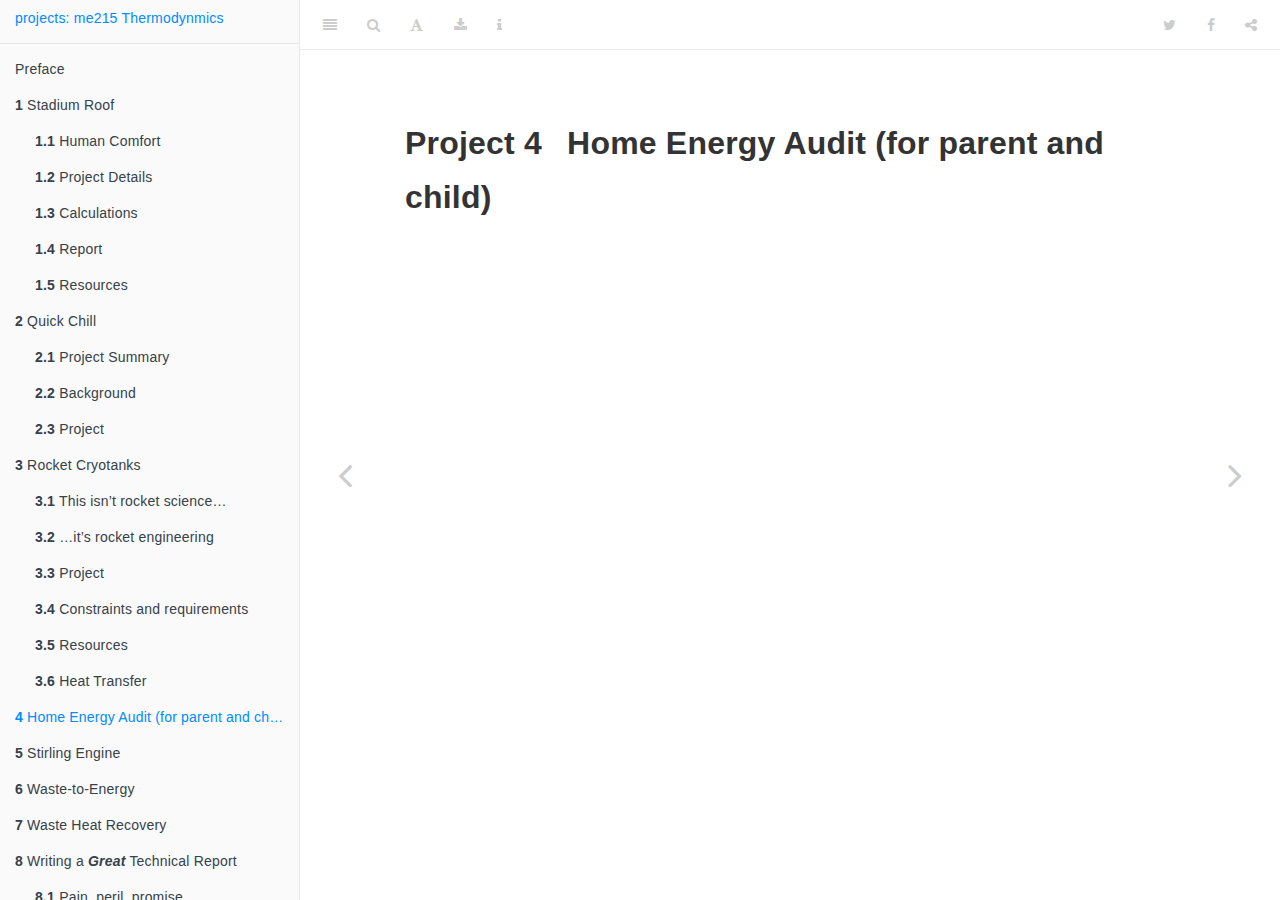
<file: work/write/me215projects/_book/home-energy-audit-for-parent-and-child.html>
<!DOCTYPE html>
<html lang="" xml:lang="">
<head>

  <meta charset="utf-8" />
  <meta http-equiv="X-UA-Compatible" content="IE=edge" />
  <title>Project 4 Home Energy Audit (for parent and child) | Thermodynamics One</title>
  <meta name="description" content="Thermodynamics I project descriptions." />
  <meta name="generator" content="bookdown 0.20 and GitBook 2.6.7" />

  <meta property="og:title" content="Project 4 Home Energy Audit (for parent and child) | Thermodynamics One" />
  <meta property="og:type" content="book" />
  
  
  <meta property="og:description" content="Thermodynamics I project descriptions." />
  

  <meta name="twitter:card" content="summary" />
  <meta name="twitter:title" content="Project 4 Home Energy Audit (for parent and child) | Thermodynamics One" />
  
  <meta name="twitter:description" content="Thermodynamics I project descriptions." />
  

<meta name="author" content="marcus ashford, phd" />


<meta name="date" content="2020-10-16" />

  <meta name="viewport" content="width=device-width, initial-scale=1" />
  <meta name="apple-mobile-web-app-capable" content="yes" />
  <meta name="apple-mobile-web-app-status-bar-style" content="black" />
  
  
<link rel="prev" href="rocket-cryotanks.html"/>
<link rel="next" href="stirling-engine.html"/>
<script src="libs/header-attrs-2.4/header-attrs.js"></script>
<script src="libs/jquery-2.2.3/jquery.min.js"></script>
<link href="libs/gitbook-2.6.7/css/style.css" rel="stylesheet" />
<link href="libs/gitbook-2.6.7/css/plugin-table.css" rel="stylesheet" />
<link href="libs/gitbook-2.6.7/css/plugin-bookdown.css" rel="stylesheet" />
<link href="libs/gitbook-2.6.7/css/plugin-highlight.css" rel="stylesheet" />
<link href="libs/gitbook-2.6.7/css/plugin-search.css" rel="stylesheet" />
<link href="libs/gitbook-2.6.7/css/plugin-fontsettings.css" rel="stylesheet" />
<link href="libs/gitbook-2.6.7/css/plugin-clipboard.css" rel="stylesheet" />











<style type="text/css">
pre > code.sourceCode { white-space: pre; position: relative; }
pre > code.sourceCode > span { display: inline-block; line-height: 1.25; }
pre > code.sourceCode > span:empty { height: 1.2em; }
code.sourceCode > span { color: inherit; text-decoration: inherit; }
pre.sourceCode { margin: 0; }
@media screen {
div.sourceCode { overflow: auto; }
}
@media print {
pre > code.sourceCode { white-space: pre-wrap; }
pre > code.sourceCode > span { text-indent: -5em; padding-left: 5em; }
}
pre.numberSource code
  { counter-reset: source-line 0; }
pre.numberSource code > span
  { position: relative; left: -4em; counter-increment: source-line; }
pre.numberSource code > span > a:first-child::before
  { content: counter(source-line);
    position: relative; left: -1em; text-align: right; vertical-align: baseline;
    border: none; display: inline-block;
    -webkit-touch-callout: none; -webkit-user-select: none;
    -khtml-user-select: none; -moz-user-select: none;
    -ms-user-select: none; user-select: none;
    padding: 0 4px; width: 4em;
    color: #aaaaaa;
  }
pre.numberSource { margin-left: 3em; border-left: 1px solid #aaaaaa;  padding-left: 4px; }
div.sourceCode
  {   }
@media screen {
pre > code.sourceCode > span > a:first-child::before { text-decoration: underline; }
}
code span.al { color: #ff0000; font-weight: bold; } /* Alert */
code span.an { color: #60a0b0; font-weight: bold; font-style: italic; } /* Annotation */
code span.at { color: #7d9029; } /* Attribute */
code span.bn { color: #40a070; } /* BaseN */
code span.bu { } /* BuiltIn */
code span.cf { color: #007020; font-weight: bold; } /* ControlFlow */
code span.ch { color: #4070a0; } /* Char */
code span.cn { color: #880000; } /* Constant */
code span.co { color: #60a0b0; font-style: italic; } /* Comment */
code span.cv { color: #60a0b0; font-weight: bold; font-style: italic; } /* CommentVar */
code span.do { color: #ba2121; font-style: italic; } /* Documentation */
code span.dt { color: #902000; } /* DataType */
code span.dv { color: #40a070; } /* DecVal */
code span.er { color: #ff0000; font-weight: bold; } /* Error */
code span.ex { } /* Extension */
code span.fl { color: #40a070; } /* Float */
code span.fu { color: #06287e; } /* Function */
code span.im { } /* Import */
code span.in { color: #60a0b0; font-weight: bold; font-style: italic; } /* Information */
code span.kw { color: #007020; font-weight: bold; } /* Keyword */
code span.op { color: #666666; } /* Operator */
code span.ot { color: #007020; } /* Other */
code span.pp { color: #bc7a00; } /* Preprocessor */
code span.sc { color: #4070a0; } /* SpecialChar */
code span.ss { color: #bb6688; } /* SpecialString */
code span.st { color: #4070a0; } /* String */
code span.va { color: #19177c; } /* Variable */
code span.vs { color: #4070a0; } /* VerbatimString */
code span.wa { color: #60a0b0; font-weight: bold; font-style: italic; } /* Warning */
</style>

<link rel="stylesheet" href="style.css" type="text/css" />
</head>

<body>



  <div class="book without-animation with-summary font-size-2 font-family-1" data-basepath=".">

    <div class="book-summary">
      <nav role="navigation">

<ul class="summary">
<li><a href="./">projects: me215 Thermodynmics</a></li>

<li class="divider"></li>
<li class="chapter" data-level="" data-path="index.html"><a href="index.html"><i class="fa fa-check"></i>Preface</a></li>
<li class="chapter" data-level="1" data-path="stadium-roof.html"><a href="stadium-roof.html"><i class="fa fa-check"></i><b>1</b> Stadium Roof</a>
<ul>
<li class="chapter" data-level="1.1" data-path="stadium-roof.html"><a href="stadium-roof.html#human-comfort"><i class="fa fa-check"></i><b>1.1</b> Human Comfort</a></li>
<li class="chapter" data-level="1.2" data-path="stadium-roof.html"><a href="stadium-roof.html#project-details"><i class="fa fa-check"></i><b>1.2</b> Project Details</a></li>
<li class="chapter" data-level="1.3" data-path="stadium-roof.html"><a href="stadium-roof.html#calculations"><i class="fa fa-check"></i><b>1.3</b> Calculations</a></li>
<li class="chapter" data-level="1.4" data-path="stadium-roof.html"><a href="stadium-roof.html#report"><i class="fa fa-check"></i><b>1.4</b> Report</a></li>
<li class="chapter" data-level="1.5" data-path="stadium-roof.html"><a href="stadium-roof.html#resources"><i class="fa fa-check"></i><b>1.5</b> Resources</a></li>
</ul></li>
<li class="chapter" data-level="2" data-path="quick-chill.html"><a href="quick-chill.html"><i class="fa fa-check"></i><b>2</b> Quick Chill</a>
<ul>
<li class="chapter" data-level="2.1" data-path="quick-chill.html"><a href="quick-chill.html#project-summary"><i class="fa fa-check"></i><b>2.1</b> Project Summary</a></li>
<li class="chapter" data-level="2.2" data-path="quick-chill.html"><a href="quick-chill.html#background"><i class="fa fa-check"></i><b>2.2</b> Background</a></li>
<li class="chapter" data-level="2.3" data-path="quick-chill.html"><a href="quick-chill.html#project"><i class="fa fa-check"></i><b>2.3</b> Project</a></li>
</ul></li>
<li class="chapter" data-level="3" data-path="rocket-cryotanks.html"><a href="rocket-cryotanks.html"><i class="fa fa-check"></i><b>3</b> Rocket Cryotanks</a>
<ul>
<li class="chapter" data-level="3.1" data-path="rocket-cryotanks.html"><a href="rocket-cryotanks.html#this-isnt-rocket-science"><i class="fa fa-check"></i><b>3.1</b> This isn’t rocket science…</a></li>
<li class="chapter" data-level="3.2" data-path="rocket-cryotanks.html"><a href="rocket-cryotanks.html#its-rocket-engineering"><i class="fa fa-check"></i><b>3.2</b> …it’s rocket engineering</a></li>
<li class="chapter" data-level="3.3" data-path="quick-chill.html"><a href="quick-chill.html#project"><i class="fa fa-check"></i><b>3.3</b> Project</a></li>
<li class="chapter" data-level="3.4" data-path="rocket-cryotanks.html"><a href="rocket-cryotanks.html#constraints-and-requirements"><i class="fa fa-check"></i><b>3.4</b> Constraints and requirements</a></li>
<li class="chapter" data-level="3.5" data-path="stadium-roof.html"><a href="stadium-roof.html#resources"><i class="fa fa-check"></i><b>3.5</b> Resources</a></li>
<li class="chapter" data-level="3.6" data-path="rocket-cryotanks.html"><a href="rocket-cryotanks.html#heat-transfer"><i class="fa fa-check"></i><b>3.6</b> Heat Transfer</a></li>
</ul></li>
<li class="chapter" data-level="4" data-path="home-energy-audit-for-parent-and-child.html"><a href="home-energy-audit-for-parent-and-child.html"><i class="fa fa-check"></i><b>4</b> Home Energy Audit (for parent and child)</a></li>
<li class="chapter" data-level="5" data-path="stirling-engine.html"><a href="stirling-engine.html"><i class="fa fa-check"></i><b>5</b> Stirling Engine</a></li>
<li class="chapter" data-level="6" data-path="waste-to-energy.html"><a href="waste-to-energy.html"><i class="fa fa-check"></i><b>6</b> Waste-to-Energy</a></li>
<li class="chapter" data-level="7" data-path="waste-heat-recovery.html"><a href="waste-heat-recovery.html"><i class="fa fa-check"></i><b>7</b> Waste Heat Recovery</a></li>
<li class="chapter" data-level="8" data-path="writing-a-great-technical-report.html"><a href="writing-a-great-technical-report.html"><i class="fa fa-check"></i><b>8</b> Writing a <strong><em>Great</em></strong> Technical Report</a>
<ul>
<li class="chapter" data-level="8.1" data-path="writing-a-great-technical-report.html"><a href="writing-a-great-technical-report.html#pain-peril-promise"><i class="fa fa-check"></i><b>8.1</b> Pain, peril, promise</a></li>
</ul></li>
<li class="chapter" data-level="" data-path="references.html"><a href="references.html"><i class="fa fa-check"></i>References</a></li>
<li class="divider"></li>
<li><a href="https://github.com/rstudio/bookdown" target="blank">Published with bookdown</a></li>

</ul>

      </nav>
    </div>

    <div class="book-body">
      <div class="body-inner">
        <div class="book-header" role="navigation">
          <h1>
            <i class="fa fa-circle-o-notch fa-spin"></i><a href="./">Thermodynamics One</a>
          </h1>
        </div>

        <div class="page-wrapper" tabindex="-1" role="main">
          <div class="page-inner">

            <section class="normal" id="section-">
<div id="home-energy-audit-for-parent-and-child" class="section level1" number="4">
<h1><span class="header-section-number">Project 4</span> Home Energy Audit (for parent and child)</h1>

</div>
            </section>

          </div>
        </div>
      </div>
<a href="rocket-cryotanks.html" class="navigation navigation-prev " aria-label="Previous page"><i class="fa fa-angle-left"></i></a>
<a href="stirling-engine.html" class="navigation navigation-next " aria-label="Next page"><i class="fa fa-angle-right"></i></a>
    </div>
  </div>
<script src="libs/gitbook-2.6.7/js/app.min.js"></script>
<script src="libs/gitbook-2.6.7/js/lunr.js"></script>
<script src="libs/gitbook-2.6.7/js/clipboard.min.js"></script>
<script src="libs/gitbook-2.6.7/js/plugin-search.js"></script>
<script src="libs/gitbook-2.6.7/js/plugin-sharing.js"></script>
<script src="libs/gitbook-2.6.7/js/plugin-fontsettings.js"></script>
<script src="libs/gitbook-2.6.7/js/plugin-bookdown.js"></script>
<script src="libs/gitbook-2.6.7/js/jquery.highlight.js"></script>
<script src="libs/gitbook-2.6.7/js/plugin-clipboard.js"></script>
<script>
gitbook.require(["gitbook"], function(gitbook) {
gitbook.start({
"sharing": {
"github": false,
"facebook": true,
"twitter": true,
"linkedin": false,
"weibo": false,
"instapaper": false,
"vk": false,
"all": ["facebook", "twitter", "linkedin", "weibo", "instapaper"]
},
"fontsettings": {
"theme": "white",
"family": "sans",
"size": 2
},
"edit": {
"link": null,
"text": null
},
"history": {
"link": null,
"text": null
},
"view": {
"link": null,
"text": null
},
"download": ["me215projects.pdf", "me215projects.epub"],
"toc": {
"collapse": "subsection"
}
});
});
</script>

</body>

</html>
</file>
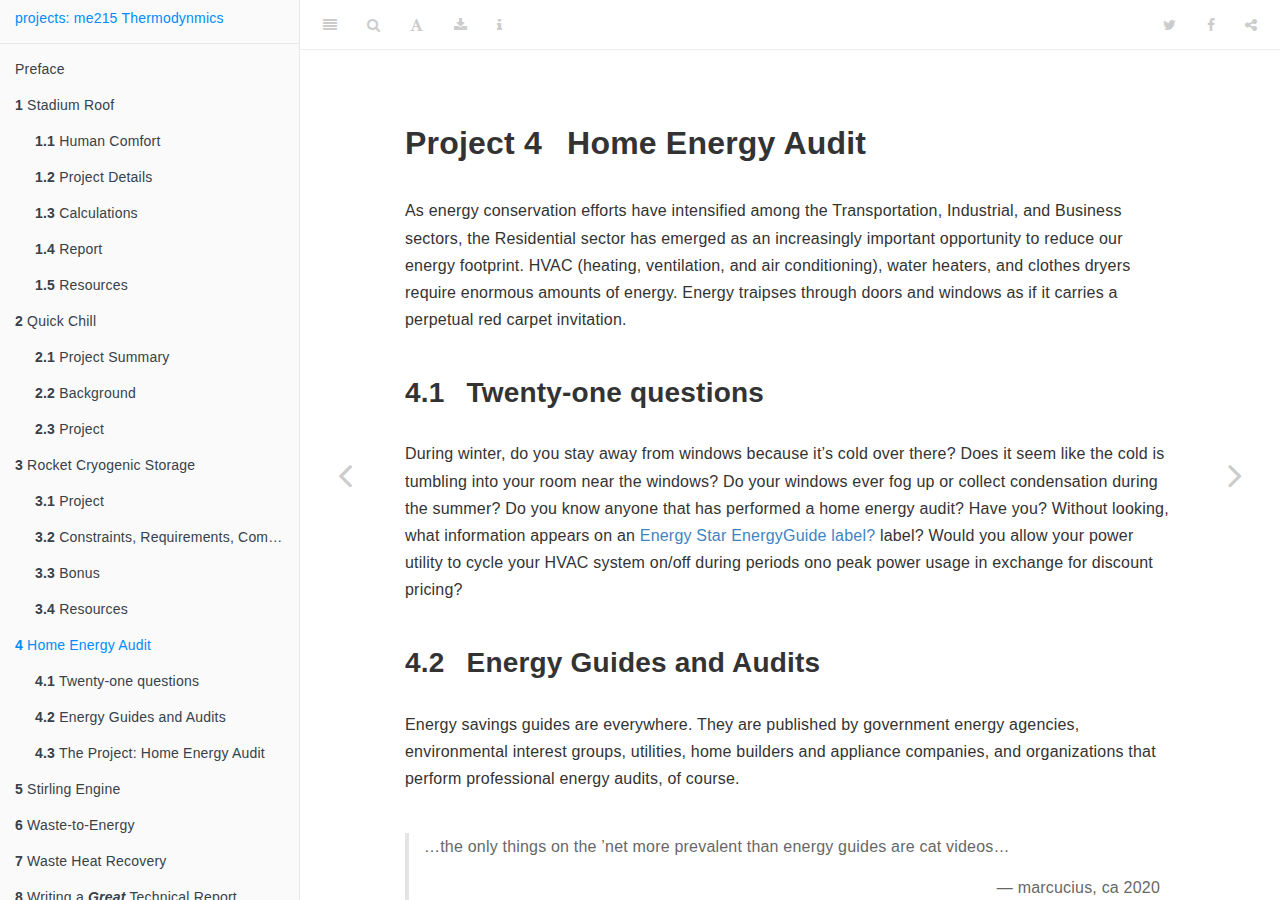
<file: work/write/me215projects/_book/home-energy-audit.html>
<!DOCTYPE html>
<html lang="" xml:lang="">
<head>

  <meta charset="utf-8" />
  <meta http-equiv="X-UA-Compatible" content="IE=edge" />
  <title>Project 4 Home Energy Audit | Thermodynamics One</title>
  <meta name="description" content="Thermodynamics I project descriptions." />
  <meta name="generator" content="bookdown 0.20 and GitBook 2.6.7" />

  <meta property="og:title" content="Project 4 Home Energy Audit | Thermodynamics One" />
  <meta property="og:type" content="book" />
  
  
  <meta property="og:description" content="Thermodynamics I project descriptions." />
  

  <meta name="twitter:card" content="summary" />
  <meta name="twitter:title" content="Project 4 Home Energy Audit | Thermodynamics One" />
  
  <meta name="twitter:description" content="Thermodynamics I project descriptions." />
  

<meta name="author" content="marcus ashford, phd" />


<meta name="date" content="2020-10-19" />

  <meta name="viewport" content="width=device-width, initial-scale=1" />
  <meta name="apple-mobile-web-app-capable" content="yes" />
  <meta name="apple-mobile-web-app-status-bar-style" content="black" />
  
  
<link rel="prev" href="rocket-cryogenic-storage.html"/>
<link rel="next" href="stirling-engine.html"/>
<script src="libs/header-attrs-2.4/header-attrs.js"></script>
<script src="libs/jquery-2.2.3/jquery.min.js"></script>
<link href="libs/gitbook-2.6.7/css/style.css" rel="stylesheet" />
<link href="libs/gitbook-2.6.7/css/plugin-table.css" rel="stylesheet" />
<link href="libs/gitbook-2.6.7/css/plugin-bookdown.css" rel="stylesheet" />
<link href="libs/gitbook-2.6.7/css/plugin-highlight.css" rel="stylesheet" />
<link href="libs/gitbook-2.6.7/css/plugin-search.css" rel="stylesheet" />
<link href="libs/gitbook-2.6.7/css/plugin-fontsettings.css" rel="stylesheet" />
<link href="libs/gitbook-2.6.7/css/plugin-clipboard.css" rel="stylesheet" />











<style type="text/css">
pre > code.sourceCode { white-space: pre; position: relative; }
pre > code.sourceCode > span { display: inline-block; line-height: 1.25; }
pre > code.sourceCode > span:empty { height: 1.2em; }
code.sourceCode > span { color: inherit; text-decoration: inherit; }
pre.sourceCode { margin: 0; }
@media screen {
div.sourceCode { overflow: auto; }
}
@media print {
pre > code.sourceCode { white-space: pre-wrap; }
pre > code.sourceCode > span { text-indent: -5em; padding-left: 5em; }
}
pre.numberSource code
  { counter-reset: source-line 0; }
pre.numberSource code > span
  { position: relative; left: -4em; counter-increment: source-line; }
pre.numberSource code > span > a:first-child::before
  { content: counter(source-line);
    position: relative; left: -1em; text-align: right; vertical-align: baseline;
    border: none; display: inline-block;
    -webkit-touch-callout: none; -webkit-user-select: none;
    -khtml-user-select: none; -moz-user-select: none;
    -ms-user-select: none; user-select: none;
    padding: 0 4px; width: 4em;
    color: #aaaaaa;
  }
pre.numberSource { margin-left: 3em; border-left: 1px solid #aaaaaa;  padding-left: 4px; }
div.sourceCode
  {   }
@media screen {
pre > code.sourceCode > span > a:first-child::before { text-decoration: underline; }
}
code span.al { color: #ff0000; font-weight: bold; } /* Alert */
code span.an { color: #60a0b0; font-weight: bold; font-style: italic; } /* Annotation */
code span.at { color: #7d9029; } /* Attribute */
code span.bn { color: #40a070; } /* BaseN */
code span.bu { } /* BuiltIn */
code span.cf { color: #007020; font-weight: bold; } /* ControlFlow */
code span.ch { color: #4070a0; } /* Char */
code span.cn { color: #880000; } /* Constant */
code span.co { color: #60a0b0; font-style: italic; } /* Comment */
code span.cv { color: #60a0b0; font-weight: bold; font-style: italic; } /* CommentVar */
code span.do { color: #ba2121; font-style: italic; } /* Documentation */
code span.dt { color: #902000; } /* DataType */
code span.dv { color: #40a070; } /* DecVal */
code span.er { color: #ff0000; font-weight: bold; } /* Error */
code span.ex { } /* Extension */
code span.fl { color: #40a070; } /* Float */
code span.fu { color: #06287e; } /* Function */
code span.im { } /* Import */
code span.in { color: #60a0b0; font-weight: bold; font-style: italic; } /* Information */
code span.kw { color: #007020; font-weight: bold; } /* Keyword */
code span.op { color: #666666; } /* Operator */
code span.ot { color: #007020; } /* Other */
code span.pp { color: #bc7a00; } /* Preprocessor */
code span.sc { color: #4070a0; } /* SpecialChar */
code span.ss { color: #bb6688; } /* SpecialString */
code span.st { color: #4070a0; } /* String */
code span.va { color: #19177c; } /* Variable */
code span.vs { color: #4070a0; } /* VerbatimString */
code span.wa { color: #60a0b0; font-weight: bold; font-style: italic; } /* Warning */
</style>

<link rel="stylesheet" href="style.css" type="text/css" />
</head>

<body>



  <div class="book without-animation with-summary font-size-2 font-family-1" data-basepath=".">

    <div class="book-summary">
      <nav role="navigation">

<ul class="summary">
<li><a href="./">projects: me215 Thermodynmics</a></li>

<li class="divider"></li>
<li class="chapter" data-level="" data-path="index.html"><a href="index.html"><i class="fa fa-check"></i>Preface</a></li>
<li class="chapter" data-level="1" data-path="stadium-roof.html"><a href="stadium-roof.html"><i class="fa fa-check"></i><b>1</b> Stadium Roof</a>
<ul>
<li class="chapter" data-level="1.1" data-path="stadium-roof.html"><a href="stadium-roof.html#human-comfort"><i class="fa fa-check"></i><b>1.1</b> Human Comfort</a></li>
<li class="chapter" data-level="1.2" data-path="stadium-roof.html"><a href="stadium-roof.html#project-details"><i class="fa fa-check"></i><b>1.2</b> Project Details</a></li>
<li class="chapter" data-level="1.3" data-path="stadium-roof.html"><a href="stadium-roof.html#calculations"><i class="fa fa-check"></i><b>1.3</b> Calculations</a></li>
<li class="chapter" data-level="1.4" data-path="stadium-roof.html"><a href="stadium-roof.html#report"><i class="fa fa-check"></i><b>1.4</b> Report</a></li>
<li class="chapter" data-level="1.5" data-path="stadium-roof.html"><a href="stadium-roof.html#resources"><i class="fa fa-check"></i><b>1.5</b> Resources</a></li>
</ul></li>
<li class="chapter" data-level="2" data-path="quick-chill.html"><a href="quick-chill.html"><i class="fa fa-check"></i><b>2</b> Quick Chill</a>
<ul>
<li class="chapter" data-level="2.1" data-path="quick-chill.html"><a href="quick-chill.html#project-summary"><i class="fa fa-check"></i><b>2.1</b> Project Summary</a></li>
<li class="chapter" data-level="2.2" data-path="quick-chill.html"><a href="quick-chill.html#background"><i class="fa fa-check"></i><b>2.2</b> Background</a></li>
<li class="chapter" data-level="2.3" data-path="quick-chill.html"><a href="quick-chill.html#project"><i class="fa fa-check"></i><b>2.3</b> Project</a></li>
</ul></li>
<li class="chapter" data-level="3" data-path="rocket-cryogenic-storage.html"><a href="rocket-cryogenic-storage.html"><i class="fa fa-check"></i><b>3</b> Rocket Cryogenic Storage</a>
<ul>
<li class="chapter" data-level="3.1" data-path="quick-chill.html"><a href="quick-chill.html#project"><i class="fa fa-check"></i><b>3.1</b> Project</a>
<ul>
<li class="chapter" data-level="3.1.1" data-path="rocket-cryogenic-storage.html"><a href="rocket-cryogenic-storage.html#possible-inputs"><i class="fa fa-check"></i><b>3.1.1</b> Possible Inputs</a></li>
<li class="chapter" data-level="3.1.2" data-path="rocket-cryogenic-storage.html"><a href="rocket-cryogenic-storage.html#outputs"><i class="fa fa-check"></i><b>3.1.2</b> Outputs</a></li>
</ul></li>
<li class="chapter" data-level="3.2" data-path="rocket-cryogenic-storage.html"><a href="rocket-cryogenic-storage.html#constraints-requirements-complications"><i class="fa fa-check"></i><b>3.2</b> Constraints, Requirements, Complications</a></li>
<li class="chapter" data-level="3.3" data-path="rocket-cryogenic-storage.html"><a href="rocket-cryogenic-storage.html#bonus"><i class="fa fa-check"></i><b>3.3</b> Bonus</a></li>
<li class="chapter" data-level="3.4" data-path="stadium-roof.html"><a href="stadium-roof.html#resources"><i class="fa fa-check"></i><b>3.4</b> Resources</a></li>
</ul></li>
<li class="chapter" data-level="4" data-path="home-energy-audit.html"><a href="home-energy-audit.html"><i class="fa fa-check"></i><b>4</b> Home Energy Audit</a>
<ul>
<li class="chapter" data-level="4.1" data-path="home-energy-audit.html"><a href="home-energy-audit.html#twenty-one-questions"><i class="fa fa-check"></i><b>4.1</b> Twenty-one questions</a></li>
<li class="chapter" data-level="4.2" data-path="home-energy-audit.html"><a href="home-energy-audit.html#energy-guides-and-audits"><i class="fa fa-check"></i><b>4.2</b> Energy Guides and Audits</a></li>
<li class="chapter" data-level="4.3" data-path="home-energy-audit.html"><a href="home-energy-audit.html#the-project-home-energy-audit"><i class="fa fa-check"></i><b>4.3</b> The Project: Home Energy Audit</a></li>
</ul></li>
<li class="chapter" data-level="5" data-path="stirling-engine.html"><a href="stirling-engine.html"><i class="fa fa-check"></i><b>5</b> Stirling Engine</a></li>
<li class="chapter" data-level="6" data-path="waste-to-energy.html"><a href="waste-to-energy.html"><i class="fa fa-check"></i><b>6</b> Waste-to-Energy</a></li>
<li class="chapter" data-level="7" data-path="waste-heat-recovery.html"><a href="waste-heat-recovery.html"><i class="fa fa-check"></i><b>7</b> Waste Heat Recovery</a></li>
<li class="chapter" data-level="8" data-path="writing-a-great-technical-report.html"><a href="writing-a-great-technical-report.html"><i class="fa fa-check"></i><b>8</b> Writing a <strong><em>Great</em></strong> Technical Report</a>
<ul>
<li class="chapter" data-level="8.1" data-path="writing-a-great-technical-report.html"><a href="writing-a-great-technical-report.html#pain-peril-promise"><i class="fa fa-check"></i><b>8.1</b> Pain, peril, promise</a></li>
</ul></li>
<li class="chapter" data-level="" data-path="references.html"><a href="references.html"><i class="fa fa-check"></i>References</a></li>
<li class="divider"></li>
<li><a href="https://github.com/rstudio/bookdown" target="blank">Published with bookdown</a></li>

</ul>

      </nav>
    </div>

    <div class="book-body">
      <div class="body-inner">
        <div class="book-header" role="navigation">
          <h1>
            <i class="fa fa-circle-o-notch fa-spin"></i><a href="./">Thermodynamics One</a>
          </h1>
        </div>

        <div class="page-wrapper" tabindex="-1" role="main">
          <div class="page-inner">

            <section class="normal" id="section-">
<div id="home-energy-audit" class="section level1" number="4">
<h1><span class="header-section-number">Project 4</span> Home Energy Audit</h1>
<p>As energy conservation efforts have intensified among the Transportation, Industrial, and Business sectors, the Residential sector has emerged as an increasingly important opportunity to reduce our energy footprint. HVAC (heating, ventilation, and air conditioning), water heaters, and clothes dryers require enormous amounts of energy. Energy traipses through doors and windows as if it carries a perpetual red carpet invitation.</p>
<div id="twenty-one-questions" class="section level2" number="4.1">
<h2><span class="header-section-number">4.1</span> Twenty-one questions</h2>
<p>During winter, do you stay away from windows because it’s cold over there? Does it seem like the cold is tumbling into your room near the windows? Do your windows ever fog up or collect condensation during the summer? Do you know anyone that has performed a home energy audit? Have you? Without looking, what information appears on an <a href="https://www.snopud.com/site/content/images/ee/eguidelabel.jpg">Energy Star EnergyGuide label?</a> label? Would you allow your power utility to cycle your HVAC system on/off during periods ono peak power usage in exchange for discount pricing?</p>
</div>
<div id="energy-guides-and-audits" class="section level2" number="4.2">
<h2><span class="header-section-number">4.2</span> Energy Guides and Audits</h2>
<p>Energy savings guides are everywhere. They are published by government energy agencies, environmental interest groups, utilities, home builders and appliance companies, and organizations that perform professional energy audits, of course.</p>
<br />
<blockquote>
<p>…the only things on the ’net more prevalent
than energy guides are cat videos…</p>
<p style="text-align: right;">
— marcucius, ca 2020
</p>
</blockquote>
<p><br /></p>
<p>Here are some examples of guides and labels from around the world: Canada (<a href="https://www.nrcan.gc.ca/energy-efficiency/energy-efficiency-homes/make-your-home-more-energy-efficient/20550">guide</a>, <a href="https://www.nrcan.gc.ca/energy-efficiency/energy-efficiency-products/product-information/windows-doors-skylights/sample-labels-windows-doors-and-skylights/13958">labels</a>),
<a href="https://www.clp.com.hk/en/my-home-site/energy-saving-ideas-site/understanding-energy-labels-site/PublishingImages/logo_EnergyLabel_detail.jpg">Hong Kong</a>, European Union (<a href="https://ec.europa.eu/info/energy-climate-change-environment/standards-tools-and-labels/products-labelling-rules-and-requirements/energy-label-and-ecodesign/about_en">labeling</a>, <a href="figures/MJ0117061ENN.en.pdf">consumer guide</a>), <a href="figures/barbadoslabel.png">Barbados</a>, and an infographic from the <a href="https://www.energy.gov/sites/prod/files/styles/borealis_article_hero_respondxl2/public/energysaver2017_HomeEnergyAudits.png?itok=JTSoNyts">US Department of Energy</a></p>
</div>
<div id="the-project-home-energy-audit" class="section level2" number="4.3">
<h2><span class="header-section-number">4.3</span> The Project: Home Energy Audit</h2>
<p>Home energy audits tend to come in only two flavors: professional-caliber audits that require specialized instrumentation and consumer-grade versions that have lots of pretty graphics (perhaps your bias meter just started beeping wildly). Let’s be clear: they get the job done, but pass little of the underlying science to the user. Moreover, they have little appeal to people that aren’t already wanting to perform an energy audit.</p>
<p>Your mission is to create a more balanced home energy audit.</p>
<div class="sourceCode" id="cb1"><pre class="sourceCode numberSource numberLines"><code class="sourceCode"><span id="cb1-1"><a href="home-energy-audit.html#cb1-1"></a></span>
<span id="cb1-2"><a href="home-energy-audit.html#cb1-2"></a>notes notes notes </span>
<span id="cb1-3"><a href="home-energy-audit.html#cb1-3"></a>=================</span>
<span id="cb1-4"><a href="home-energy-audit.html#cb1-4"></a></span>
<span id="cb1-5"><a href="home-energy-audit.html#cb1-5"></a>- has thermo</span>
<span id="cb1-6"><a href="home-energy-audit.html#cb1-6"></a>- dual emphasis on cost and environment</span>
<span id="cb1-7"><a href="home-energy-audit.html#cb1-7"></a>- for parent and child, perhaps distributed as class project</span>
<span id="cb1-8"><a href="home-energy-audit.html#cb1-8"></a>  - have child do some plotting for the child. maybe $$ vs temp/season vs other relevant factors</span>
<span id="cb1-9"><a href="home-energy-audit.html#cb1-9"></a>  - have some instant activities</span>
<span id="cb1-10"><a href="home-energy-audit.html#cb1-10"></a>    - reading meters with appliances on/off, etc</span>
<span id="cb1-11"><a href="home-energy-audit.html#cb1-11"></a>    - ht trans through windows/door</span>
<span id="cb1-12"><a href="home-energy-audit.html#cb1-12"></a>  - kid makes conclusions, maybe predicts savings</span>
<span id="cb1-13"><a href="home-energy-audit.html#cb1-13"></a>- has thermo</span>
<span id="cb1-14"><a href="home-energy-audit.html#cb1-14"></a>  - CLARIFY, not SIMPLIFY. use natgeo example</span>
<span id="cb1-15"><a href="home-energy-audit.html#cb1-15"></a>  - maybe a kit with inexpensive sensors, or uses one of those temperature/hygromters that goes in reptile aquarium</span>
<span id="cb1-16"><a href="home-energy-audit.html#cb1-16"></a></span>
<span id="cb1-17"><a href="home-energy-audit.html#cb1-17"></a>- output</span>
<span id="cb1-18"><a href="home-energy-audit.html#cb1-18"></a>  - maybe a guide</span>
<span id="cb1-19"><a href="home-energy-audit.html#cb1-19"></a>  - maybe an full featured app</span>
<span id="cb1-20"><a href="home-energy-audit.html#cb1-20"></a>  - maybe an app that uses a phone/pad/laptop&#39;s sensors for time, temp, etc</span>
<span id="cb1-21"><a href="home-energy-audit.html#cb1-21"></a>  - you could storyboard an app, and implement the calculations in another environment (preferably not spreadsheet)</span>
<span id="cb1-22"><a href="home-energy-audit.html#cb1-22"></a>  </span></code></pre></div>

</div>
</div>
            </section>

          </div>
        </div>
      </div>
<a href="rocket-cryogenic-storage.html" class="navigation navigation-prev " aria-label="Previous page"><i class="fa fa-angle-left"></i></a>
<a href="stirling-engine.html" class="navigation navigation-next " aria-label="Next page"><i class="fa fa-angle-right"></i></a>
    </div>
  </div>
<script src="libs/gitbook-2.6.7/js/app.min.js"></script>
<script src="libs/gitbook-2.6.7/js/lunr.js"></script>
<script src="libs/gitbook-2.6.7/js/clipboard.min.js"></script>
<script src="libs/gitbook-2.6.7/js/plugin-search.js"></script>
<script src="libs/gitbook-2.6.7/js/plugin-sharing.js"></script>
<script src="libs/gitbook-2.6.7/js/plugin-fontsettings.js"></script>
<script src="libs/gitbook-2.6.7/js/plugin-bookdown.js"></script>
<script src="libs/gitbook-2.6.7/js/jquery.highlight.js"></script>
<script src="libs/gitbook-2.6.7/js/plugin-clipboard.js"></script>
<script>
gitbook.require(["gitbook"], function(gitbook) {
gitbook.start({
"sharing": {
"github": false,
"facebook": true,
"twitter": true,
"linkedin": false,
"weibo": false,
"instapaper": false,
"vk": false,
"all": ["facebook", "twitter", "linkedin", "weibo", "instapaper"]
},
"fontsettings": {
"theme": "white",
"family": "sans",
"size": 2
},
"edit": {
"link": null,
"text": null
},
"history": {
"link": null,
"text": null
},
"view": {
"link": null,
"text": null
},
"download": ["me215projects.pdf", "me215projects.epub"],
"toc": {
"collapse": "subsection"
}
});
});
</script>

</body>

</html>
</file>
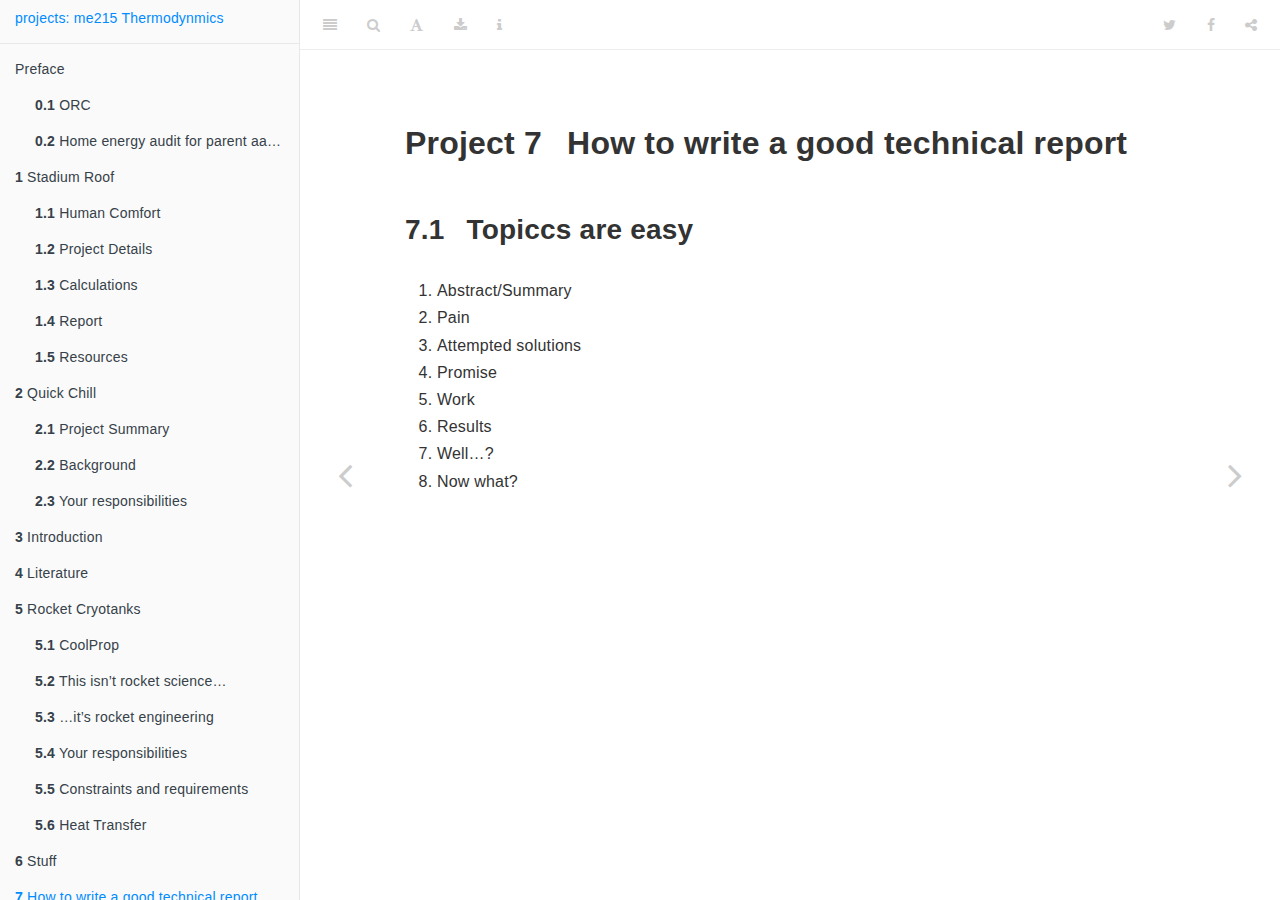
<file: work/write/me215projects/_book/how-to-write-a-good-technical-report.html>
<!DOCTYPE html>
<html lang="" xml:lang="">
<head>

  <meta charset="utf-8" />
  <meta http-equiv="X-UA-Compatible" content="IE=edge" />
  <title>Project 7 How to write a good technical report | Thermodynamics One</title>
  <meta name="description" content="This is a minimal example of using the bookdown package to write a book. The output format for this example is bookdown::gitbook." />
  <meta name="generator" content="bookdown 0.20 and GitBook 2.6.7" />

  <meta property="og:title" content="Project 7 How to write a good technical report | Thermodynamics One" />
  <meta property="og:type" content="book" />
  
  
  <meta property="og:description" content="This is a minimal example of using the bookdown package to write a book. The output format for this example is bookdown::gitbook." />
  

  <meta name="twitter:card" content="summary" />
  <meta name="twitter:title" content="Project 7 How to write a good technical report | Thermodynamics One" />
  
  <meta name="twitter:description" content="This is a minimal example of using the bookdown package to write a book. The output format for this example is bookdown::gitbook." />
  

<meta name="author" content="marcus ashford, phd" />


<meta name="date" content="2020-10-16" />

  <meta name="viewport" content="width=device-width, initial-scale=1" />
  <meta name="apple-mobile-web-app-capable" content="yes" />
  <meta name="apple-mobile-web-app-status-bar-style" content="black" />
  
  
<link rel="prev" href="stuff.html"/>
<link rel="next" href="applications.html"/>
<script src="libs/header-attrs-2.4/header-attrs.js"></script>
<script src="libs/jquery-2.2.3/jquery.min.js"></script>
<link href="libs/gitbook-2.6.7/css/style.css" rel="stylesheet" />
<link href="libs/gitbook-2.6.7/css/plugin-table.css" rel="stylesheet" />
<link href="libs/gitbook-2.6.7/css/plugin-bookdown.css" rel="stylesheet" />
<link href="libs/gitbook-2.6.7/css/plugin-highlight.css" rel="stylesheet" />
<link href="libs/gitbook-2.6.7/css/plugin-search.css" rel="stylesheet" />
<link href="libs/gitbook-2.6.7/css/plugin-fontsettings.css" rel="stylesheet" />
<link href="libs/gitbook-2.6.7/css/plugin-clipboard.css" rel="stylesheet" />











<style type="text/css">
pre > code.sourceCode { white-space: pre; position: relative; }
pre > code.sourceCode > span { display: inline-block; line-height: 1.25; }
pre > code.sourceCode > span:empty { height: 1.2em; }
code.sourceCode > span { color: inherit; text-decoration: inherit; }
pre.sourceCode { margin: 0; }
@media screen {
div.sourceCode { overflow: auto; }
}
@media print {
pre > code.sourceCode { white-space: pre-wrap; }
pre > code.sourceCode > span { text-indent: -5em; padding-left: 5em; }
}
pre.numberSource code
  { counter-reset: source-line 0; }
pre.numberSource code > span
  { position: relative; left: -4em; counter-increment: source-line; }
pre.numberSource code > span > a:first-child::before
  { content: counter(source-line);
    position: relative; left: -1em; text-align: right; vertical-align: baseline;
    border: none; display: inline-block;
    -webkit-touch-callout: none; -webkit-user-select: none;
    -khtml-user-select: none; -moz-user-select: none;
    -ms-user-select: none; user-select: none;
    padding: 0 4px; width: 4em;
    color: #aaaaaa;
  }
pre.numberSource { margin-left: 3em; border-left: 1px solid #aaaaaa;  padding-left: 4px; }
div.sourceCode
  {   }
@media screen {
pre > code.sourceCode > span > a:first-child::before { text-decoration: underline; }
}
code span.al { color: #ff0000; font-weight: bold; } /* Alert */
code span.an { color: #60a0b0; font-weight: bold; font-style: italic; } /* Annotation */
code span.at { color: #7d9029; } /* Attribute */
code span.bn { color: #40a070; } /* BaseN */
code span.bu { } /* BuiltIn */
code span.cf { color: #007020; font-weight: bold; } /* ControlFlow */
code span.ch { color: #4070a0; } /* Char */
code span.cn { color: #880000; } /* Constant */
code span.co { color: #60a0b0; font-style: italic; } /* Comment */
code span.cv { color: #60a0b0; font-weight: bold; font-style: italic; } /* CommentVar */
code span.do { color: #ba2121; font-style: italic; } /* Documentation */
code span.dt { color: #902000; } /* DataType */
code span.dv { color: #40a070; } /* DecVal */
code span.er { color: #ff0000; font-weight: bold; } /* Error */
code span.ex { } /* Extension */
code span.fl { color: #40a070; } /* Float */
code span.fu { color: #06287e; } /* Function */
code span.im { } /* Import */
code span.in { color: #60a0b0; font-weight: bold; font-style: italic; } /* Information */
code span.kw { color: #007020; font-weight: bold; } /* Keyword */
code span.op { color: #666666; } /* Operator */
code span.ot { color: #007020; } /* Other */
code span.pp { color: #bc7a00; } /* Preprocessor */
code span.sc { color: #4070a0; } /* SpecialChar */
code span.ss { color: #bb6688; } /* SpecialString */
code span.st { color: #4070a0; } /* String */
code span.va { color: #19177c; } /* Variable */
code span.vs { color: #4070a0; } /* VerbatimString */
code span.wa { color: #60a0b0; font-weight: bold; font-style: italic; } /* Warning */
</style>

<link rel="stylesheet" href="style.css" type="text/css" />
</head>

<body>



  <div class="book without-animation with-summary font-size-2 font-family-1" data-basepath=".">

    <div class="book-summary">
      <nav role="navigation">

<ul class="summary">
<li><a href="./">projects: me215 Thermodynmics</a></li>

<li class="divider"></li>
<li class="chapter" data-level="" data-path="index.html"><a href="index.html"><i class="fa fa-check"></i>Preface</a>
<ul>
<li class="chapter" data-level="0.1" data-path="index.html"><a href="index.html#orc"><i class="fa fa-check"></i><b>0.1</b> ORC</a></li>
<li class="chapter" data-level="0.2" data-path="index.html"><a href="index.html#home-energy-audit-for-parent-aand-child"><i class="fa fa-check"></i><b>0.2</b> Home energy audit for parent aand child</a></li>
</ul></li>
<li class="chapter" data-level="1" data-path="stadium-roof.html"><a href="stadium-roof.html"><i class="fa fa-check"></i><b>1</b> Stadium Roof</a>
<ul>
<li class="chapter" data-level="1.1" data-path="stadium-roof.html"><a href="stadium-roof.html#human-comfort"><i class="fa fa-check"></i><b>1.1</b> Human Comfort</a></li>
<li class="chapter" data-level="1.2" data-path="stadium-roof.html"><a href="stadium-roof.html#project-details"><i class="fa fa-check"></i><b>1.2</b> Project Details</a></li>
<li class="chapter" data-level="1.3" data-path="stadium-roof.html"><a href="stadium-roof.html#calculations"><i class="fa fa-check"></i><b>1.3</b> Calculations</a></li>
<li class="chapter" data-level="1.4" data-path="stadium-roof.html"><a href="stadium-roof.html#report"><i class="fa fa-check"></i><b>1.4</b> Report</a></li>
<li class="chapter" data-level="1.5" data-path="stadium-roof.html"><a href="stadium-roof.html#resources"><i class="fa fa-check"></i><b>1.5</b> Resources</a></li>
</ul></li>
<li class="chapter" data-level="2" data-path="quick-chill.html"><a href="quick-chill.html"><i class="fa fa-check"></i><b>2</b> Quick Chill</a>
<ul>
<li class="chapter" data-level="2.1" data-path="quick-chill.html"><a href="quick-chill.html#project-summary"><i class="fa fa-check"></i><b>2.1</b> Project Summary</a></li>
<li class="chapter" data-level="2.2" data-path="quick-chill.html"><a href="quick-chill.html#background"><i class="fa fa-check"></i><b>2.2</b> Background</a></li>
<li class="chapter" data-level="2.3" data-path="quick-chill.html"><a href="quick-chill.html#your-responsibilities"><i class="fa fa-check"></i><b>2.3</b> Your responsibilities</a></li>
</ul></li>
<li class="chapter" data-level="3" data-path="intro.html"><a href="intro.html"><i class="fa fa-check"></i><b>3</b> Introduction</a></li>
<li class="chapter" data-level="4" data-path="literature.html"><a href="literature.html"><i class="fa fa-check"></i><b>4</b> Literature</a></li>
<li class="chapter" data-level="5" data-path="rocket-cryotanks.html"><a href="rocket-cryotanks.html"><i class="fa fa-check"></i><b>5</b> Rocket Cryotanks</a>
<ul>
<li class="chapter" data-level="5.1" data-path="rocket-cryotanks.html"><a href="rocket-cryotanks.html#coolprop"><i class="fa fa-check"></i><b>5.1</b> CoolProp</a></li>
<li class="chapter" data-level="5.2" data-path="rocket-cryotanks.html"><a href="rocket-cryotanks.html#this-isnt-rocket-science"><i class="fa fa-check"></i><b>5.2</b> This isn’t rocket science…</a></li>
<li class="chapter" data-level="5.3" data-path="rocket-cryotanks.html"><a href="rocket-cryotanks.html#its-rocket-engineering"><i class="fa fa-check"></i><b>5.3</b> …it’s rocket engineering</a></li>
<li class="chapter" data-level="5.4" data-path="quick-chill.html"><a href="quick-chill.html#your-responsibilities"><i class="fa fa-check"></i><b>5.4</b> Your responsibilities</a></li>
<li class="chapter" data-level="5.5" data-path="rocket-cryotanks.html"><a href="rocket-cryotanks.html#constraints-and-requirements"><i class="fa fa-check"></i><b>5.5</b> Constraints and requirements</a></li>
<li class="chapter" data-level="5.6" data-path="rocket-cryotanks.html"><a href="rocket-cryotanks.html#heat-transfer"><i class="fa fa-check"></i><b>5.6</b> Heat Transfer</a></li>
</ul></li>
<li class="chapter" data-level="6" data-path="stuff.html"><a href="stuff.html"><i class="fa fa-check"></i><b>6</b> Stuff</a></li>
<li class="chapter" data-level="7" data-path="how-to-write-a-good-technical-report.html"><a href="how-to-write-a-good-technical-report.html"><i class="fa fa-check"></i><b>7</b> How to write a good technical report</a>
<ul>
<li class="chapter" data-level="7.1" data-path="how-to-write-a-good-technical-report.html"><a href="how-to-write-a-good-technical-report.html#topiccs-are-easy"><i class="fa fa-check"></i><b>7.1</b> Topiccs are easy</a></li>
</ul></li>
<li class="chapter" data-level="8" data-path="applications.html"><a href="applications.html"><i class="fa fa-check"></i><b>8</b> Applications</a>
<ul>
<li class="chapter" data-level="8.1" data-path="applications.html"><a href="applications.html#example-one"><i class="fa fa-check"></i><b>8.1</b> Example one</a></li>
<li class="chapter" data-level="8.2" data-path="applications.html"><a href="applications.html#example-two"><i class="fa fa-check"></i><b>8.2</b> Example two</a></li>
</ul></li>
<li class="chapter" data-level="9" data-path="final-words.html"><a href="final-words.html"><i class="fa fa-check"></i><b>9</b> Final Words</a></li>
<li class="chapter" data-level="" data-path="references.html"><a href="references.html"><i class="fa fa-check"></i>References</a></li>
<li class="divider"></li>
<li><a href="https://github.com/rstudio/bookdown" target="blank">Published with bookdown</a></li>

</ul>

      </nav>
    </div>

    <div class="book-body">
      <div class="body-inner">
        <div class="book-header" role="navigation">
          <h1>
            <i class="fa fa-circle-o-notch fa-spin"></i><a href="./">Thermodynamics One</a>
          </h1>
        </div>

        <div class="page-wrapper" tabindex="-1" role="main">
          <div class="page-inner">

            <section class="normal" id="section-">
<div id="how-to-write-a-good-technical-report" class="section level1" number="7">
<h1><span class="header-section-number">Project 7</span> How to write a good technical report</h1>
<div id="topiccs-are-easy" class="section level2" number="7.1">
<h2><span class="header-section-number">7.1</span> Topiccs are easy</h2>
<ol style="list-style-type: decimal">
<li>Abstract/Summary</li>
<li>Pain</li>
<li>Attempted solutions</li>
<li>Promise</li>
<li>Work</li>
<li>Results</li>
<li>Well…?</li>
<li>Now what?</li>
</ol>

</div>
</div>
            </section>

          </div>
        </div>
      </div>
<a href="stuff.html" class="navigation navigation-prev " aria-label="Previous page"><i class="fa fa-angle-left"></i></a>
<a href="applications.html" class="navigation navigation-next " aria-label="Next page"><i class="fa fa-angle-right"></i></a>
    </div>
  </div>
<script src="libs/gitbook-2.6.7/js/app.min.js"></script>
<script src="libs/gitbook-2.6.7/js/lunr.js"></script>
<script src="libs/gitbook-2.6.7/js/clipboard.min.js"></script>
<script src="libs/gitbook-2.6.7/js/plugin-search.js"></script>
<script src="libs/gitbook-2.6.7/js/plugin-sharing.js"></script>
<script src="libs/gitbook-2.6.7/js/plugin-fontsettings.js"></script>
<script src="libs/gitbook-2.6.7/js/plugin-bookdown.js"></script>
<script src="libs/gitbook-2.6.7/js/jquery.highlight.js"></script>
<script src="libs/gitbook-2.6.7/js/plugin-clipboard.js"></script>
<script>
gitbook.require(["gitbook"], function(gitbook) {
gitbook.start({
"sharing": {
"github": false,
"facebook": true,
"twitter": true,
"linkedin": false,
"weibo": false,
"instapaper": false,
"vk": false,
"all": ["facebook", "twitter", "linkedin", "weibo", "instapaper"]
},
"fontsettings": {
"theme": "white",
"family": "sans",
"size": 2
},
"edit": {
"link": null,
"text": null
},
"history": {
"link": null,
"text": null
},
"view": {
"link": null,
"text": null
},
"download": ["me215projects.pdf", "me215projects.epub"],
"toc": {
"collapse": "subsection"
}
});
});
</script>

<!-- dynamically load mathjax for compatibility with self-contained -->
<script>
  (function () {
    var script = document.createElement("script");
    script.type = "text/javascript";
    var src = "true";
    if (src === "" || src === "true") src = "https://mathjax.rstudio.com/latest/MathJax.js?config=TeX-MML-AM_CHTML";
    if (location.protocol !== "file:")
      if (/^https?:/.test(src))
        src = src.replace(/^https?:/, '');
    script.src = src;
    document.getElementsByTagName("head")[0].appendChild(script);
  })();
</script>
</body>

</html>
</file>
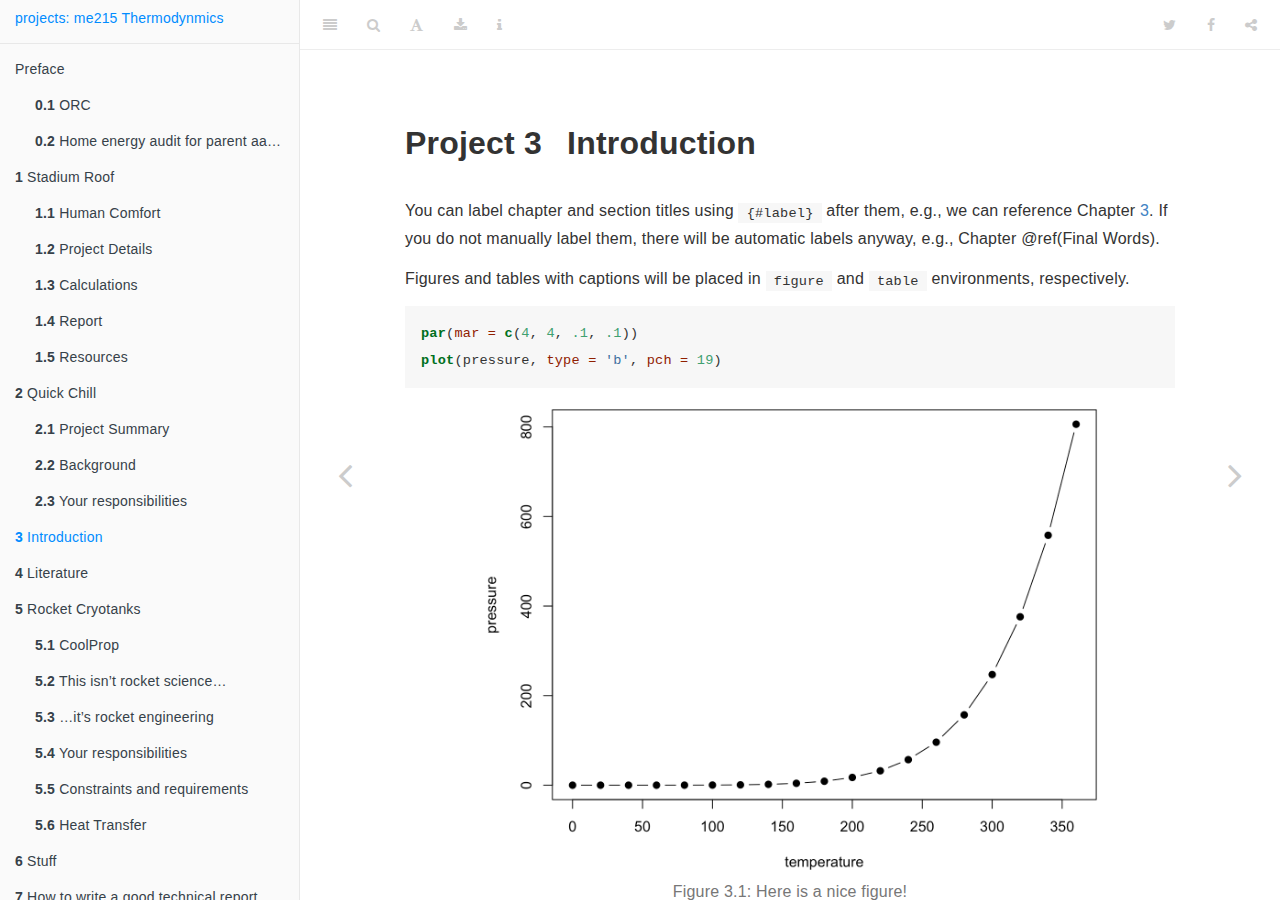
<file: work/write/me215projects/_book/intro.html>
<!DOCTYPE html>
<html lang="" xml:lang="">
<head>

  <meta charset="utf-8" />
  <meta http-equiv="X-UA-Compatible" content="IE=edge" />
  <title>Project 3 Introduction | Thermodynamics One</title>
  <meta name="description" content="This is a minimal example of using the bookdown package to write a book. The output format for this example is bookdown::gitbook." />
  <meta name="generator" content="bookdown 0.20 and GitBook 2.6.7" />

  <meta property="og:title" content="Project 3 Introduction | Thermodynamics One" />
  <meta property="og:type" content="book" />
  
  
  <meta property="og:description" content="This is a minimal example of using the bookdown package to write a book. The output format for this example is bookdown::gitbook." />
  

  <meta name="twitter:card" content="summary" />
  <meta name="twitter:title" content="Project 3 Introduction | Thermodynamics One" />
  
  <meta name="twitter:description" content="This is a minimal example of using the bookdown package to write a book. The output format for this example is bookdown::gitbook." />
  

<meta name="author" content="marcus ashford, phd" />


<meta name="date" content="2020-10-16" />

  <meta name="viewport" content="width=device-width, initial-scale=1" />
  <meta name="apple-mobile-web-app-capable" content="yes" />
  <meta name="apple-mobile-web-app-status-bar-style" content="black" />
  
  
<link rel="prev" href="quick-chill.html"/>
<link rel="next" href="literature.html"/>
<script src="libs/header-attrs-2.4/header-attrs.js"></script>
<script src="libs/jquery-2.2.3/jquery.min.js"></script>
<link href="libs/gitbook-2.6.7/css/style.css" rel="stylesheet" />
<link href="libs/gitbook-2.6.7/css/plugin-table.css" rel="stylesheet" />
<link href="libs/gitbook-2.6.7/css/plugin-bookdown.css" rel="stylesheet" />
<link href="libs/gitbook-2.6.7/css/plugin-highlight.css" rel="stylesheet" />
<link href="libs/gitbook-2.6.7/css/plugin-search.css" rel="stylesheet" />
<link href="libs/gitbook-2.6.7/css/plugin-fontsettings.css" rel="stylesheet" />
<link href="libs/gitbook-2.6.7/css/plugin-clipboard.css" rel="stylesheet" />











<style type="text/css">
pre > code.sourceCode { white-space: pre; position: relative; }
pre > code.sourceCode > span { display: inline-block; line-height: 1.25; }
pre > code.sourceCode > span:empty { height: 1.2em; }
code.sourceCode > span { color: inherit; text-decoration: inherit; }
pre.sourceCode { margin: 0; }
@media screen {
div.sourceCode { overflow: auto; }
}
@media print {
pre > code.sourceCode { white-space: pre-wrap; }
pre > code.sourceCode > span { text-indent: -5em; padding-left: 5em; }
}
pre.numberSource code
  { counter-reset: source-line 0; }
pre.numberSource code > span
  { position: relative; left: -4em; counter-increment: source-line; }
pre.numberSource code > span > a:first-child::before
  { content: counter(source-line);
    position: relative; left: -1em; text-align: right; vertical-align: baseline;
    border: none; display: inline-block;
    -webkit-touch-callout: none; -webkit-user-select: none;
    -khtml-user-select: none; -moz-user-select: none;
    -ms-user-select: none; user-select: none;
    padding: 0 4px; width: 4em;
    color: #aaaaaa;
  }
pre.numberSource { margin-left: 3em; border-left: 1px solid #aaaaaa;  padding-left: 4px; }
div.sourceCode
  {   }
@media screen {
pre > code.sourceCode > span > a:first-child::before { text-decoration: underline; }
}
code span.al { color: #ff0000; font-weight: bold; } /* Alert */
code span.an { color: #60a0b0; font-weight: bold; font-style: italic; } /* Annotation */
code span.at { color: #7d9029; } /* Attribute */
code span.bn { color: #40a070; } /* BaseN */
code span.bu { } /* BuiltIn */
code span.cf { color: #007020; font-weight: bold; } /* ControlFlow */
code span.ch { color: #4070a0; } /* Char */
code span.cn { color: #880000; } /* Constant */
code span.co { color: #60a0b0; font-style: italic; } /* Comment */
code span.cv { color: #60a0b0; font-weight: bold; font-style: italic; } /* CommentVar */
code span.do { color: #ba2121; font-style: italic; } /* Documentation */
code span.dt { color: #902000; } /* DataType */
code span.dv { color: #40a070; } /* DecVal */
code span.er { color: #ff0000; font-weight: bold; } /* Error */
code span.ex { } /* Extension */
code span.fl { color: #40a070; } /* Float */
code span.fu { color: #06287e; } /* Function */
code span.im { } /* Import */
code span.in { color: #60a0b0; font-weight: bold; font-style: italic; } /* Information */
code span.kw { color: #007020; font-weight: bold; } /* Keyword */
code span.op { color: #666666; } /* Operator */
code span.ot { color: #007020; } /* Other */
code span.pp { color: #bc7a00; } /* Preprocessor */
code span.sc { color: #4070a0; } /* SpecialChar */
code span.ss { color: #bb6688; } /* SpecialString */
code span.st { color: #4070a0; } /* String */
code span.va { color: #19177c; } /* Variable */
code span.vs { color: #4070a0; } /* VerbatimString */
code span.wa { color: #60a0b0; font-weight: bold; font-style: italic; } /* Warning */
</style>

<link rel="stylesheet" href="style.css" type="text/css" />
</head>

<body>



  <div class="book without-animation with-summary font-size-2 font-family-1" data-basepath=".">

    <div class="book-summary">
      <nav role="navigation">

<ul class="summary">
<li><a href="./">projects: me215 Thermodynmics</a></li>

<li class="divider"></li>
<li class="chapter" data-level="" data-path="index.html"><a href="index.html"><i class="fa fa-check"></i>Preface</a>
<ul>
<li class="chapter" data-level="0.1" data-path="index.html"><a href="index.html#orc"><i class="fa fa-check"></i><b>0.1</b> ORC</a></li>
<li class="chapter" data-level="0.2" data-path="index.html"><a href="index.html#home-energy-audit-for-parent-aand-child"><i class="fa fa-check"></i><b>0.2</b> Home energy audit for parent aand child</a></li>
</ul></li>
<li class="chapter" data-level="1" data-path="stadium-roof.html"><a href="stadium-roof.html"><i class="fa fa-check"></i><b>1</b> Stadium Roof</a>
<ul>
<li class="chapter" data-level="1.1" data-path="stadium-roof.html"><a href="stadium-roof.html#human-comfort"><i class="fa fa-check"></i><b>1.1</b> Human Comfort</a></li>
<li class="chapter" data-level="1.2" data-path="stadium-roof.html"><a href="stadium-roof.html#project-details"><i class="fa fa-check"></i><b>1.2</b> Project Details</a></li>
<li class="chapter" data-level="1.3" data-path="stadium-roof.html"><a href="stadium-roof.html#calculations"><i class="fa fa-check"></i><b>1.3</b> Calculations</a></li>
<li class="chapter" data-level="1.4" data-path="stadium-roof.html"><a href="stadium-roof.html#report"><i class="fa fa-check"></i><b>1.4</b> Report</a></li>
<li class="chapter" data-level="1.5" data-path="stadium-roof.html"><a href="stadium-roof.html#resources"><i class="fa fa-check"></i><b>1.5</b> Resources</a></li>
</ul></li>
<li class="chapter" data-level="2" data-path="quick-chill.html"><a href="quick-chill.html"><i class="fa fa-check"></i><b>2</b> Quick Chill</a>
<ul>
<li class="chapter" data-level="2.1" data-path="quick-chill.html"><a href="quick-chill.html#project-summary"><i class="fa fa-check"></i><b>2.1</b> Project Summary</a></li>
<li class="chapter" data-level="2.2" data-path="quick-chill.html"><a href="quick-chill.html#background"><i class="fa fa-check"></i><b>2.2</b> Background</a></li>
<li class="chapter" data-level="2.3" data-path="quick-chill.html"><a href="quick-chill.html#your-responsibilities"><i class="fa fa-check"></i><b>2.3</b> Your responsibilities</a></li>
</ul></li>
<li class="chapter" data-level="3" data-path="intro.html"><a href="intro.html"><i class="fa fa-check"></i><b>3</b> Introduction</a></li>
<li class="chapter" data-level="4" data-path="literature.html"><a href="literature.html"><i class="fa fa-check"></i><b>4</b> Literature</a></li>
<li class="chapter" data-level="5" data-path="rocket-cryotanks.html"><a href="rocket-cryotanks.html"><i class="fa fa-check"></i><b>5</b> Rocket Cryotanks</a>
<ul>
<li class="chapter" data-level="5.1" data-path="rocket-cryotanks.html"><a href="rocket-cryotanks.html#coolprop"><i class="fa fa-check"></i><b>5.1</b> CoolProp</a></li>
<li class="chapter" data-level="5.2" data-path="rocket-cryotanks.html"><a href="rocket-cryotanks.html#this-isnt-rocket-science"><i class="fa fa-check"></i><b>5.2</b> This isn’t rocket science…</a></li>
<li class="chapter" data-level="5.3" data-path="rocket-cryotanks.html"><a href="rocket-cryotanks.html#its-rocket-engineering"><i class="fa fa-check"></i><b>5.3</b> …it’s rocket engineering</a></li>
<li class="chapter" data-level="5.4" data-path="quick-chill.html"><a href="quick-chill.html#your-responsibilities"><i class="fa fa-check"></i><b>5.4</b> Your responsibilities</a></li>
<li class="chapter" data-level="5.5" data-path="rocket-cryotanks.html"><a href="rocket-cryotanks.html#constraints-and-requirements"><i class="fa fa-check"></i><b>5.5</b> Constraints and requirements</a></li>
<li class="chapter" data-level="5.6" data-path="rocket-cryotanks.html"><a href="rocket-cryotanks.html#heat-transfer"><i class="fa fa-check"></i><b>5.6</b> Heat Transfer</a></li>
</ul></li>
<li class="chapter" data-level="6" data-path="stuff.html"><a href="stuff.html"><i class="fa fa-check"></i><b>6</b> Stuff</a></li>
<li class="chapter" data-level="7" data-path="how-to-write-a-good-technical-report.html"><a href="how-to-write-a-good-technical-report.html"><i class="fa fa-check"></i><b>7</b> How to write a good technical report</a>
<ul>
<li class="chapter" data-level="7.1" data-path="how-to-write-a-good-technical-report.html"><a href="how-to-write-a-good-technical-report.html#topiccs-are-easy"><i class="fa fa-check"></i><b>7.1</b> Topiccs are easy</a></li>
</ul></li>
<li class="chapter" data-level="8" data-path="applications.html"><a href="applications.html"><i class="fa fa-check"></i><b>8</b> Applications</a>
<ul>
<li class="chapter" data-level="8.1" data-path="applications.html"><a href="applications.html#example-one"><i class="fa fa-check"></i><b>8.1</b> Example one</a></li>
<li class="chapter" data-level="8.2" data-path="applications.html"><a href="applications.html#example-two"><i class="fa fa-check"></i><b>8.2</b> Example two</a></li>
</ul></li>
<li class="chapter" data-level="9" data-path="final-words.html"><a href="final-words.html"><i class="fa fa-check"></i><b>9</b> Final Words</a></li>
<li class="chapter" data-level="" data-path="references.html"><a href="references.html"><i class="fa fa-check"></i>References</a></li>
<li class="divider"></li>
<li><a href="https://github.com/rstudio/bookdown" target="blank">Published with bookdown</a></li>

</ul>

      </nav>
    </div>

    <div class="book-body">
      <div class="body-inner">
        <div class="book-header" role="navigation">
          <h1>
            <i class="fa fa-circle-o-notch fa-spin"></i><a href="./">Thermodynamics One</a>
          </h1>
        </div>

        <div class="page-wrapper" tabindex="-1" role="main">
          <div class="page-inner">

            <section class="normal" id="section-">
<div id="intro" class="section level1" number="3">
<h1><span class="header-section-number">Project 3</span> Introduction</h1>
<p>You can label chapter and section titles using <code>{#label}</code> after them, e.g., we can reference Chapter <a href="intro.html#intro">3</a>. If you do not manually label them, there will be automatic labels anyway, e.g., Chapter @ref(Final Words).</p>
<p>Figures and tables with captions will be placed in <code>figure</code> and <code>table</code> environments, respectively.</p>
<div class="sourceCode" id="cb2"><pre class="sourceCode r"><code class="sourceCode r"><span id="cb2-1"><a href="intro.html#cb2-1" aria-hidden="true"></a><span class="kw">par</span>(<span class="dt">mar =</span> <span class="kw">c</span>(<span class="dv">4</span>, <span class="dv">4</span>, <span class="fl">.1</span>, <span class="fl">.1</span>))</span>
<span id="cb2-2"><a href="intro.html#cb2-2" aria-hidden="true"></a><span class="kw">plot</span>(pressure, <span class="dt">type =</span> <span class="st">&#39;b&#39;</span>, <span class="dt">pch =</span> <span class="dv">19</span>)</span></code></pre></div>
<div class="figure" style="text-align: center"><span id="fig:nice-fig"></span>
<img src="me215projects_files/figure-html/nice-fig-1.png" alt="Here is a nice figure!" width="80%" />
<p class="caption">
Figure 3.1: Here is a nice figure!
</p>
</div>
<p>Reference a figure by its code chunk label with the <code>fig:</code> prefix, e.g., see Figure <a href="intro.html#fig:nice-fig">3.1</a>. Similarly, you can reference tables generated from <code>knitr::kable()</code>, e.g., see Table <a href="intro.html#tab:nice-tab">3.1</a>.</p>
<div class="sourceCode" id="cb3"><pre class="sourceCode r"><code class="sourceCode r"><span id="cb3-1"><a href="intro.html#cb3-1" aria-hidden="true"></a>knitr<span class="op">::</span><span class="kw">kable</span>(</span>
<span id="cb3-2"><a href="intro.html#cb3-2" aria-hidden="true"></a>  <span class="kw">head</span>(iris, <span class="dv">20</span>), <span class="dt">caption =</span> <span class="st">&#39;Here is a nice table!&#39;</span>,</span>
<span id="cb3-3"><a href="intro.html#cb3-3" aria-hidden="true"></a>  <span class="dt">booktabs =</span> <span class="ot">TRUE</span></span>
<span id="cb3-4"><a href="intro.html#cb3-4" aria-hidden="true"></a>)</span></code></pre></div>
<table>
<caption><span id="tab:nice-tab">Table 3.1: </span>Here is a nice table!</caption>
<thead>
<tr class="header">
<th align="right">Sepal.Length</th>
<th align="right">Sepal.Width</th>
<th align="right">Petal.Length</th>
<th align="right">Petal.Width</th>
<th align="left">Species</th>
</tr>
</thead>
<tbody>
<tr class="odd">
<td align="right">5.1</td>
<td align="right">3.5</td>
<td align="right">1.4</td>
<td align="right">0.2</td>
<td align="left">setosa</td>
</tr>
<tr class="even">
<td align="right">4.9</td>
<td align="right">3.0</td>
<td align="right">1.4</td>
<td align="right">0.2</td>
<td align="left">setosa</td>
</tr>
<tr class="odd">
<td align="right">4.7</td>
<td align="right">3.2</td>
<td align="right">1.3</td>
<td align="right">0.2</td>
<td align="left">setosa</td>
</tr>
<tr class="even">
<td align="right">4.6</td>
<td align="right">3.1</td>
<td align="right">1.5</td>
<td align="right">0.2</td>
<td align="left">setosa</td>
</tr>
<tr class="odd">
<td align="right">5.0</td>
<td align="right">3.6</td>
<td align="right">1.4</td>
<td align="right">0.2</td>
<td align="left">setosa</td>
</tr>
<tr class="even">
<td align="right">5.4</td>
<td align="right">3.9</td>
<td align="right">1.7</td>
<td align="right">0.4</td>
<td align="left">setosa</td>
</tr>
<tr class="odd">
<td align="right">4.6</td>
<td align="right">3.4</td>
<td align="right">1.4</td>
<td align="right">0.3</td>
<td align="left">setosa</td>
</tr>
<tr class="even">
<td align="right">5.0</td>
<td align="right">3.4</td>
<td align="right">1.5</td>
<td align="right">0.2</td>
<td align="left">setosa</td>
</tr>
<tr class="odd">
<td align="right">4.4</td>
<td align="right">2.9</td>
<td align="right">1.4</td>
<td align="right">0.2</td>
<td align="left">setosa</td>
</tr>
<tr class="even">
<td align="right">4.9</td>
<td align="right">3.1</td>
<td align="right">1.5</td>
<td align="right">0.1</td>
<td align="left">setosa</td>
</tr>
<tr class="odd">
<td align="right">5.4</td>
<td align="right">3.7</td>
<td align="right">1.5</td>
<td align="right">0.2</td>
<td align="left">setosa</td>
</tr>
<tr class="even">
<td align="right">4.8</td>
<td align="right">3.4</td>
<td align="right">1.6</td>
<td align="right">0.2</td>
<td align="left">setosa</td>
</tr>
<tr class="odd">
<td align="right">4.8</td>
<td align="right">3.0</td>
<td align="right">1.4</td>
<td align="right">0.1</td>
<td align="left">setosa</td>
</tr>
<tr class="even">
<td align="right">4.3</td>
<td align="right">3.0</td>
<td align="right">1.1</td>
<td align="right">0.1</td>
<td align="left">setosa</td>
</tr>
<tr class="odd">
<td align="right">5.8</td>
<td align="right">4.0</td>
<td align="right">1.2</td>
<td align="right">0.2</td>
<td align="left">setosa</td>
</tr>
<tr class="even">
<td align="right">5.7</td>
<td align="right">4.4</td>
<td align="right">1.5</td>
<td align="right">0.4</td>
<td align="left">setosa</td>
</tr>
<tr class="odd">
<td align="right">5.4</td>
<td align="right">3.9</td>
<td align="right">1.3</td>
<td align="right">0.4</td>
<td align="left">setosa</td>
</tr>
<tr class="even">
<td align="right">5.1</td>
<td align="right">3.5</td>
<td align="right">1.4</td>
<td align="right">0.3</td>
<td align="left">setosa</td>
</tr>
<tr class="odd">
<td align="right">5.7</td>
<td align="right">3.8</td>
<td align="right">1.7</td>
<td align="right">0.3</td>
<td align="left">setosa</td>
</tr>
<tr class="even">
<td align="right">5.1</td>
<td align="right">3.8</td>
<td align="right">1.5</td>
<td align="right">0.3</td>
<td align="left">setosa</td>
</tr>
</tbody>
</table>
<p>You can write citations, too. For example, we are using the <strong>bookdown</strong> package <span class="citation">(Xie <a href="#ref-R-bookdown" role="doc-biblioref">2020</a>)</span> in this sample book, which was built on top of R Markdown and <strong>knitr</strong> <span class="citation">(Xie <a href="#ref-xie2015" role="doc-biblioref">2015</a>)</span>.</p>

</div>
<h3>References</h3>
<div id="refs" class="references">
<div id="ref-xie2015">
<p>Xie, Yihui. 2015. <em>Dynamic Documents with R and Knitr</em>. 2nd ed. Boca Raton, Florida: Chapman; Hall/CRC. <a href="http://yihui.org/knitr/">http://yihui.org/knitr/</a>.</p>
</div>
<div id="ref-R-bookdown">
<p>Xie, Yihui. 2020. <em>Bookdown: Authoring Books and Technical Documents with R Markdown</em>. <a href="https://github.com/rstudio/bookdown">https://github.com/rstudio/bookdown</a>.</p>
</div>
</div>
            </section>

          </div>
        </div>
      </div>
<a href="quick-chill.html" class="navigation navigation-prev " aria-label="Previous page"><i class="fa fa-angle-left"></i></a>
<a href="literature.html" class="navigation navigation-next " aria-label="Next page"><i class="fa fa-angle-right"></i></a>
    </div>
  </div>
<script src="libs/gitbook-2.6.7/js/app.min.js"></script>
<script src="libs/gitbook-2.6.7/js/lunr.js"></script>
<script src="libs/gitbook-2.6.7/js/clipboard.min.js"></script>
<script src="libs/gitbook-2.6.7/js/plugin-search.js"></script>
<script src="libs/gitbook-2.6.7/js/plugin-sharing.js"></script>
<script src="libs/gitbook-2.6.7/js/plugin-fontsettings.js"></script>
<script src="libs/gitbook-2.6.7/js/plugin-bookdown.js"></script>
<script src="libs/gitbook-2.6.7/js/jquery.highlight.js"></script>
<script src="libs/gitbook-2.6.7/js/plugin-clipboard.js"></script>
<script>
gitbook.require(["gitbook"], function(gitbook) {
gitbook.start({
"sharing": {
"github": false,
"facebook": true,
"twitter": true,
"linkedin": false,
"weibo": false,
"instapaper": false,
"vk": false,
"all": ["facebook", "twitter", "linkedin", "weibo", "instapaper"]
},
"fontsettings": {
"theme": "white",
"family": "sans",
"size": 2
},
"edit": {
"link": null,
"text": null
},
"history": {
"link": null,
"text": null
},
"view": {
"link": null,
"text": null
},
"download": ["me215projects.pdf", "me215projects.epub"],
"toc": {
"collapse": "subsection"
}
});
});
</script>

<!-- dynamically load mathjax for compatibility with self-contained -->
<script>
  (function () {
    var script = document.createElement("script");
    script.type = "text/javascript";
    var src = "true";
    if (src === "" || src === "true") src = "https://mathjax.rstudio.com/latest/MathJax.js?config=TeX-MML-AM_CHTML";
    if (location.protocol !== "file:")
      if (/^https?:/.test(src))
        src = src.replace(/^https?:/, '');
    script.src = src;
    document.getElementsByTagName("head")[0].appendChild(script);
  })();
</script>
</body>

</html>
</file>
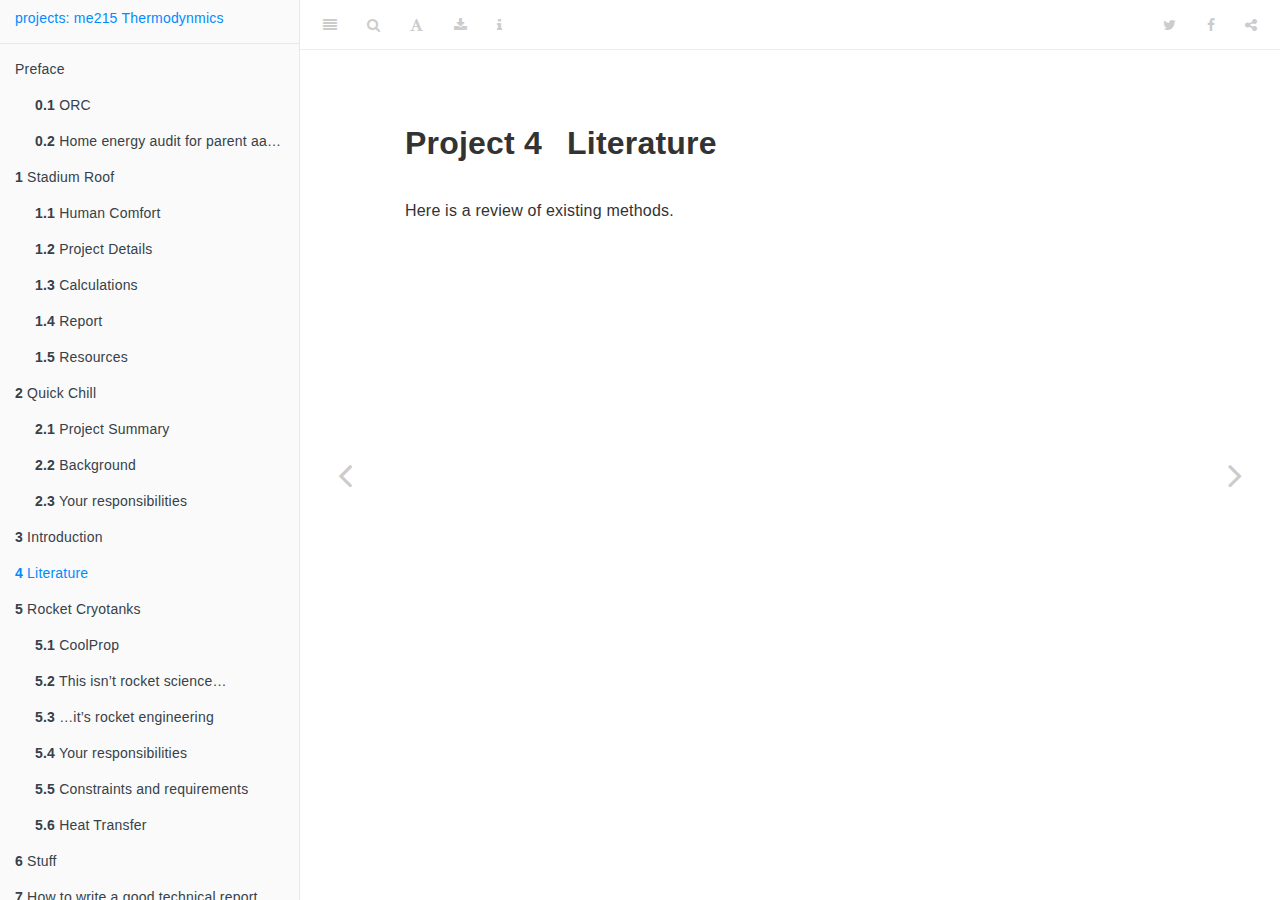
<file: work/write/me215projects/_book/literature.html>
<!DOCTYPE html>
<html lang="" xml:lang="">
<head>

  <meta charset="utf-8" />
  <meta http-equiv="X-UA-Compatible" content="IE=edge" />
  <title>Project 4 Literature | Thermodynamics One</title>
  <meta name="description" content="This is a minimal example of using the bookdown package to write a book. The output format for this example is bookdown::gitbook." />
  <meta name="generator" content="bookdown 0.20 and GitBook 2.6.7" />

  <meta property="og:title" content="Project 4 Literature | Thermodynamics One" />
  <meta property="og:type" content="book" />
  
  
  <meta property="og:description" content="This is a minimal example of using the bookdown package to write a book. The output format for this example is bookdown::gitbook." />
  

  <meta name="twitter:card" content="summary" />
  <meta name="twitter:title" content="Project 4 Literature | Thermodynamics One" />
  
  <meta name="twitter:description" content="This is a minimal example of using the bookdown package to write a book. The output format for this example is bookdown::gitbook." />
  

<meta name="author" content="marcus ashford, phd" />


<meta name="date" content="2020-10-16" />

  <meta name="viewport" content="width=device-width, initial-scale=1" />
  <meta name="apple-mobile-web-app-capable" content="yes" />
  <meta name="apple-mobile-web-app-status-bar-style" content="black" />
  
  
<link rel="prev" href="intro.html"/>
<link rel="next" href="rocket-cryotanks.html"/>
<script src="libs/header-attrs-2.4/header-attrs.js"></script>
<script src="libs/jquery-2.2.3/jquery.min.js"></script>
<link href="libs/gitbook-2.6.7/css/style.css" rel="stylesheet" />
<link href="libs/gitbook-2.6.7/css/plugin-table.css" rel="stylesheet" />
<link href="libs/gitbook-2.6.7/css/plugin-bookdown.css" rel="stylesheet" />
<link href="libs/gitbook-2.6.7/css/plugin-highlight.css" rel="stylesheet" />
<link href="libs/gitbook-2.6.7/css/plugin-search.css" rel="stylesheet" />
<link href="libs/gitbook-2.6.7/css/plugin-fontsettings.css" rel="stylesheet" />
<link href="libs/gitbook-2.6.7/css/plugin-clipboard.css" rel="stylesheet" />











<style type="text/css">
pre > code.sourceCode { white-space: pre; position: relative; }
pre > code.sourceCode > span { display: inline-block; line-height: 1.25; }
pre > code.sourceCode > span:empty { height: 1.2em; }
code.sourceCode > span { color: inherit; text-decoration: inherit; }
pre.sourceCode { margin: 0; }
@media screen {
div.sourceCode { overflow: auto; }
}
@media print {
pre > code.sourceCode { white-space: pre-wrap; }
pre > code.sourceCode > span { text-indent: -5em; padding-left: 5em; }
}
pre.numberSource code
  { counter-reset: source-line 0; }
pre.numberSource code > span
  { position: relative; left: -4em; counter-increment: source-line; }
pre.numberSource code > span > a:first-child::before
  { content: counter(source-line);
    position: relative; left: -1em; text-align: right; vertical-align: baseline;
    border: none; display: inline-block;
    -webkit-touch-callout: none; -webkit-user-select: none;
    -khtml-user-select: none; -moz-user-select: none;
    -ms-user-select: none; user-select: none;
    padding: 0 4px; width: 4em;
    color: #aaaaaa;
  }
pre.numberSource { margin-left: 3em; border-left: 1px solid #aaaaaa;  padding-left: 4px; }
div.sourceCode
  {   }
@media screen {
pre > code.sourceCode > span > a:first-child::before { text-decoration: underline; }
}
code span.al { color: #ff0000; font-weight: bold; } /* Alert */
code span.an { color: #60a0b0; font-weight: bold; font-style: italic; } /* Annotation */
code span.at { color: #7d9029; } /* Attribute */
code span.bn { color: #40a070; } /* BaseN */
code span.bu { } /* BuiltIn */
code span.cf { color: #007020; font-weight: bold; } /* ControlFlow */
code span.ch { color: #4070a0; } /* Char */
code span.cn { color: #880000; } /* Constant */
code span.co { color: #60a0b0; font-style: italic; } /* Comment */
code span.cv { color: #60a0b0; font-weight: bold; font-style: italic; } /* CommentVar */
code span.do { color: #ba2121; font-style: italic; } /* Documentation */
code span.dt { color: #902000; } /* DataType */
code span.dv { color: #40a070; } /* DecVal */
code span.er { color: #ff0000; font-weight: bold; } /* Error */
code span.ex { } /* Extension */
code span.fl { color: #40a070; } /* Float */
code span.fu { color: #06287e; } /* Function */
code span.im { } /* Import */
code span.in { color: #60a0b0; font-weight: bold; font-style: italic; } /* Information */
code span.kw { color: #007020; font-weight: bold; } /* Keyword */
code span.op { color: #666666; } /* Operator */
code span.ot { color: #007020; } /* Other */
code span.pp { color: #bc7a00; } /* Preprocessor */
code span.sc { color: #4070a0; } /* SpecialChar */
code span.ss { color: #bb6688; } /* SpecialString */
code span.st { color: #4070a0; } /* String */
code span.va { color: #19177c; } /* Variable */
code span.vs { color: #4070a0; } /* VerbatimString */
code span.wa { color: #60a0b0; font-weight: bold; font-style: italic; } /* Warning */
</style>

<link rel="stylesheet" href="style.css" type="text/css" />
</head>

<body>



  <div class="book without-animation with-summary font-size-2 font-family-1" data-basepath=".">

    <div class="book-summary">
      <nav role="navigation">

<ul class="summary">
<li><a href="./">projects: me215 Thermodynmics</a></li>

<li class="divider"></li>
<li class="chapter" data-level="" data-path="index.html"><a href="index.html"><i class="fa fa-check"></i>Preface</a>
<ul>
<li class="chapter" data-level="0.1" data-path="index.html"><a href="index.html#orc"><i class="fa fa-check"></i><b>0.1</b> ORC</a></li>
<li class="chapter" data-level="0.2" data-path="index.html"><a href="index.html#home-energy-audit-for-parent-aand-child"><i class="fa fa-check"></i><b>0.2</b> Home energy audit for parent aand child</a></li>
</ul></li>
<li class="chapter" data-level="1" data-path="stadium-roof.html"><a href="stadium-roof.html"><i class="fa fa-check"></i><b>1</b> Stadium Roof</a>
<ul>
<li class="chapter" data-level="1.1" data-path="stadium-roof.html"><a href="stadium-roof.html#human-comfort"><i class="fa fa-check"></i><b>1.1</b> Human Comfort</a></li>
<li class="chapter" data-level="1.2" data-path="stadium-roof.html"><a href="stadium-roof.html#project-details"><i class="fa fa-check"></i><b>1.2</b> Project Details</a></li>
<li class="chapter" data-level="1.3" data-path="stadium-roof.html"><a href="stadium-roof.html#calculations"><i class="fa fa-check"></i><b>1.3</b> Calculations</a></li>
<li class="chapter" data-level="1.4" data-path="stadium-roof.html"><a href="stadium-roof.html#report"><i class="fa fa-check"></i><b>1.4</b> Report</a></li>
<li class="chapter" data-level="1.5" data-path="stadium-roof.html"><a href="stadium-roof.html#resources"><i class="fa fa-check"></i><b>1.5</b> Resources</a></li>
</ul></li>
<li class="chapter" data-level="2" data-path="quick-chill.html"><a href="quick-chill.html"><i class="fa fa-check"></i><b>2</b> Quick Chill</a>
<ul>
<li class="chapter" data-level="2.1" data-path="quick-chill.html"><a href="quick-chill.html#project-summary"><i class="fa fa-check"></i><b>2.1</b> Project Summary</a></li>
<li class="chapter" data-level="2.2" data-path="quick-chill.html"><a href="quick-chill.html#background"><i class="fa fa-check"></i><b>2.2</b> Background</a></li>
<li class="chapter" data-level="2.3" data-path="quick-chill.html"><a href="quick-chill.html#your-responsibilities"><i class="fa fa-check"></i><b>2.3</b> Your responsibilities</a></li>
</ul></li>
<li class="chapter" data-level="3" data-path="intro.html"><a href="intro.html"><i class="fa fa-check"></i><b>3</b> Introduction</a></li>
<li class="chapter" data-level="4" data-path="literature.html"><a href="literature.html"><i class="fa fa-check"></i><b>4</b> Literature</a></li>
<li class="chapter" data-level="5" data-path="rocket-cryotanks.html"><a href="rocket-cryotanks.html"><i class="fa fa-check"></i><b>5</b> Rocket Cryotanks</a>
<ul>
<li class="chapter" data-level="5.1" data-path="rocket-cryotanks.html"><a href="rocket-cryotanks.html#coolprop"><i class="fa fa-check"></i><b>5.1</b> CoolProp</a></li>
<li class="chapter" data-level="5.2" data-path="rocket-cryotanks.html"><a href="rocket-cryotanks.html#this-isnt-rocket-science"><i class="fa fa-check"></i><b>5.2</b> This isn’t rocket science…</a></li>
<li class="chapter" data-level="5.3" data-path="rocket-cryotanks.html"><a href="rocket-cryotanks.html#its-rocket-engineering"><i class="fa fa-check"></i><b>5.3</b> …it’s rocket engineering</a></li>
<li class="chapter" data-level="5.4" data-path="quick-chill.html"><a href="quick-chill.html#your-responsibilities"><i class="fa fa-check"></i><b>5.4</b> Your responsibilities</a></li>
<li class="chapter" data-level="5.5" data-path="rocket-cryotanks.html"><a href="rocket-cryotanks.html#constraints-and-requirements"><i class="fa fa-check"></i><b>5.5</b> Constraints and requirements</a></li>
<li class="chapter" data-level="5.6" data-path="rocket-cryotanks.html"><a href="rocket-cryotanks.html#heat-transfer"><i class="fa fa-check"></i><b>5.6</b> Heat Transfer</a></li>
</ul></li>
<li class="chapter" data-level="6" data-path="stuff.html"><a href="stuff.html"><i class="fa fa-check"></i><b>6</b> Stuff</a></li>
<li class="chapter" data-level="7" data-path="how-to-write-a-good-technical-report.html"><a href="how-to-write-a-good-technical-report.html"><i class="fa fa-check"></i><b>7</b> How to write a good technical report</a>
<ul>
<li class="chapter" data-level="7.1" data-path="how-to-write-a-good-technical-report.html"><a href="how-to-write-a-good-technical-report.html#topiccs-are-easy"><i class="fa fa-check"></i><b>7.1</b> Topiccs are easy</a></li>
</ul></li>
<li class="chapter" data-level="8" data-path="applications.html"><a href="applications.html"><i class="fa fa-check"></i><b>8</b> Applications</a>
<ul>
<li class="chapter" data-level="8.1" data-path="applications.html"><a href="applications.html#example-one"><i class="fa fa-check"></i><b>8.1</b> Example one</a></li>
<li class="chapter" data-level="8.2" data-path="applications.html"><a href="applications.html#example-two"><i class="fa fa-check"></i><b>8.2</b> Example two</a></li>
</ul></li>
<li class="chapter" data-level="9" data-path="final-words.html"><a href="final-words.html"><i class="fa fa-check"></i><b>9</b> Final Words</a></li>
<li class="chapter" data-level="" data-path="references.html"><a href="references.html"><i class="fa fa-check"></i>References</a></li>
<li class="divider"></li>
<li><a href="https://github.com/rstudio/bookdown" target="blank">Published with bookdown</a></li>

</ul>

      </nav>
    </div>

    <div class="book-body">
      <div class="body-inner">
        <div class="book-header" role="navigation">
          <h1>
            <i class="fa fa-circle-o-notch fa-spin"></i><a href="./">Thermodynamics One</a>
          </h1>
        </div>

        <div class="page-wrapper" tabindex="-1" role="main">
          <div class="page-inner">

            <section class="normal" id="section-">
<div id="literature" class="section level1" number="4">
<h1><span class="header-section-number">Project 4</span> Literature</h1>
<p>Here is a review of existing methods.</p>

</div>
            </section>

          </div>
        </div>
      </div>
<a href="intro.html" class="navigation navigation-prev " aria-label="Previous page"><i class="fa fa-angle-left"></i></a>
<a href="rocket-cryotanks.html" class="navigation navigation-next " aria-label="Next page"><i class="fa fa-angle-right"></i></a>
    </div>
  </div>
<script src="libs/gitbook-2.6.7/js/app.min.js"></script>
<script src="libs/gitbook-2.6.7/js/lunr.js"></script>
<script src="libs/gitbook-2.6.7/js/clipboard.min.js"></script>
<script src="libs/gitbook-2.6.7/js/plugin-search.js"></script>
<script src="libs/gitbook-2.6.7/js/plugin-sharing.js"></script>
<script src="libs/gitbook-2.6.7/js/plugin-fontsettings.js"></script>
<script src="libs/gitbook-2.6.7/js/plugin-bookdown.js"></script>
<script src="libs/gitbook-2.6.7/js/jquery.highlight.js"></script>
<script src="libs/gitbook-2.6.7/js/plugin-clipboard.js"></script>
<script>
gitbook.require(["gitbook"], function(gitbook) {
gitbook.start({
"sharing": {
"github": false,
"facebook": true,
"twitter": true,
"linkedin": false,
"weibo": false,
"instapaper": false,
"vk": false,
"all": ["facebook", "twitter", "linkedin", "weibo", "instapaper"]
},
"fontsettings": {
"theme": "white",
"family": "sans",
"size": 2
},
"edit": {
"link": null,
"text": null
},
"history": {
"link": null,
"text": null
},
"view": {
"link": null,
"text": null
},
"download": ["me215projects.pdf", "me215projects.epub"],
"toc": {
"collapse": "subsection"
}
});
});
</script>

<!-- dynamically load mathjax for compatibility with self-contained -->
<script>
  (function () {
    var script = document.createElement("script");
    script.type = "text/javascript";
    var src = "true";
    if (src === "" || src === "true") src = "https://mathjax.rstudio.com/latest/MathJax.js?config=TeX-MML-AM_CHTML";
    if (location.protocol !== "file:")
      if (/^https?:/.test(src))
        src = src.replace(/^https?:/, '');
    script.src = src;
    document.getElementsByTagName("head")[0].appendChild(script);
  })();
</script>
</body>

</html>
</file>
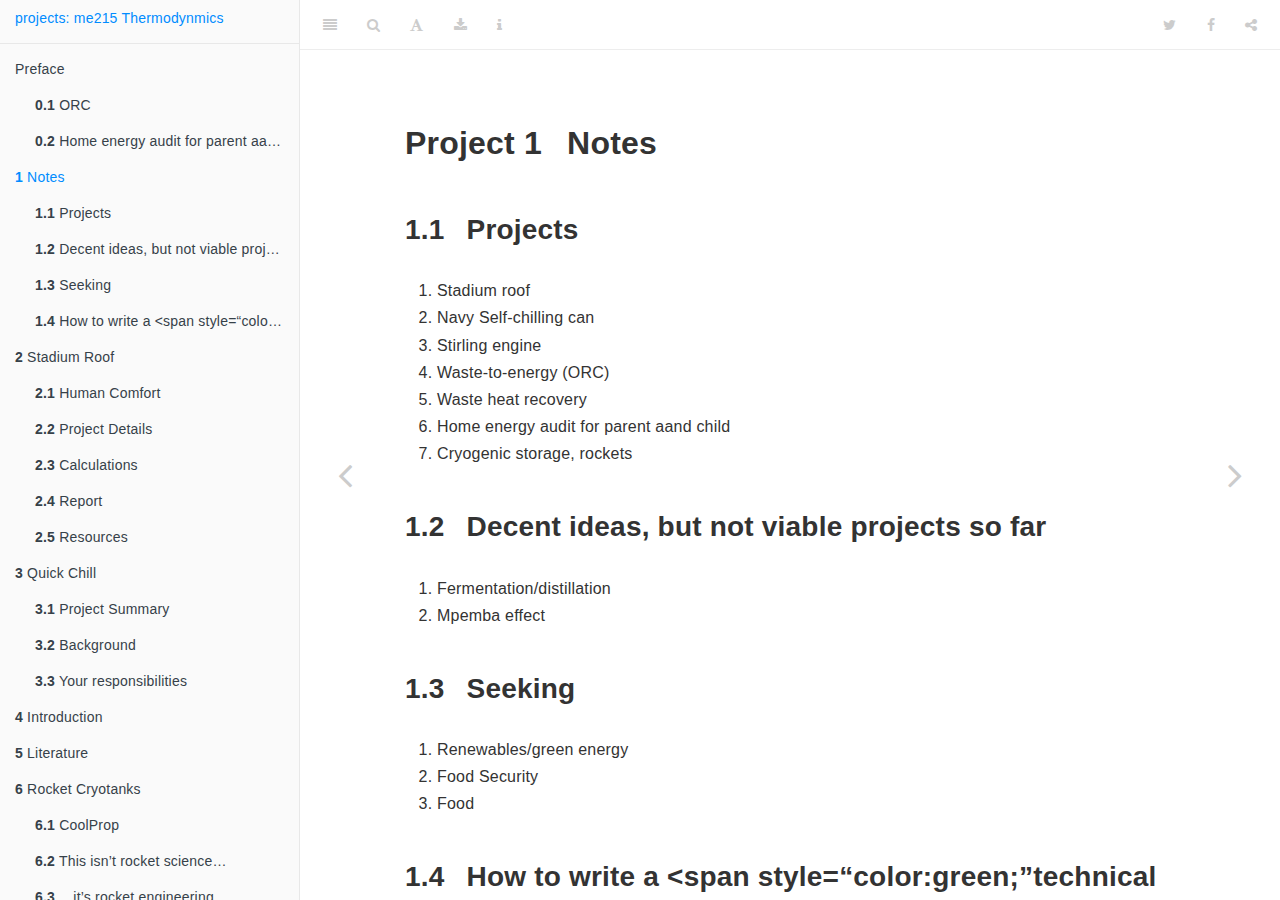
<file: work/write/me215projects/_book/notes.html>
<!DOCTYPE html>
<html lang="" xml:lang="">
<head>

  <meta charset="utf-8" />
  <meta http-equiv="X-UA-Compatible" content="IE=edge" />
  <title>Project 1 Notes | Thermodynamics One</title>
  <meta name="description" content="This is a minimal example of using the bookdown package to write a book. The output format for this example is bookdown::gitbook." />
  <meta name="generator" content="bookdown 0.20 and GitBook 2.6.7" />

  <meta property="og:title" content="Project 1 Notes | Thermodynamics One" />
  <meta property="og:type" content="book" />
  
  
  <meta property="og:description" content="This is a minimal example of using the bookdown package to write a book. The output format for this example is bookdown::gitbook." />
  

  <meta name="twitter:card" content="summary" />
  <meta name="twitter:title" content="Project 1 Notes | Thermodynamics One" />
  
  <meta name="twitter:description" content="This is a minimal example of using the bookdown package to write a book. The output format for this example is bookdown::gitbook." />
  

<meta name="author" content="marcus ashford, phd" />


<meta name="date" content="2020-10-16" />

  <meta name="viewport" content="width=device-width, initial-scale=1" />
  <meta name="apple-mobile-web-app-capable" content="yes" />
  <meta name="apple-mobile-web-app-status-bar-style" content="black" />
  
  
<link rel="prev" href="index.html"/>
<link rel="next" href="stadium-roof.html"/>
<script src="libs/header-attrs-2.4/header-attrs.js"></script>
<script src="libs/jquery-2.2.3/jquery.min.js"></script>
<link href="libs/gitbook-2.6.7/css/style.css" rel="stylesheet" />
<link href="libs/gitbook-2.6.7/css/plugin-table.css" rel="stylesheet" />
<link href="libs/gitbook-2.6.7/css/plugin-bookdown.css" rel="stylesheet" />
<link href="libs/gitbook-2.6.7/css/plugin-highlight.css" rel="stylesheet" />
<link href="libs/gitbook-2.6.7/css/plugin-search.css" rel="stylesheet" />
<link href="libs/gitbook-2.6.7/css/plugin-fontsettings.css" rel="stylesheet" />
<link href="libs/gitbook-2.6.7/css/plugin-clipboard.css" rel="stylesheet" />











<style type="text/css">
pre > code.sourceCode { white-space: pre; position: relative; }
pre > code.sourceCode > span { display: inline-block; line-height: 1.25; }
pre > code.sourceCode > span:empty { height: 1.2em; }
code.sourceCode > span { color: inherit; text-decoration: inherit; }
pre.sourceCode { margin: 0; }
@media screen {
div.sourceCode { overflow: auto; }
}
@media print {
pre > code.sourceCode { white-space: pre-wrap; }
pre > code.sourceCode > span { text-indent: -5em; padding-left: 5em; }
}
pre.numberSource code
  { counter-reset: source-line 0; }
pre.numberSource code > span
  { position: relative; left: -4em; counter-increment: source-line; }
pre.numberSource code > span > a:first-child::before
  { content: counter(source-line);
    position: relative; left: -1em; text-align: right; vertical-align: baseline;
    border: none; display: inline-block;
    -webkit-touch-callout: none; -webkit-user-select: none;
    -khtml-user-select: none; -moz-user-select: none;
    -ms-user-select: none; user-select: none;
    padding: 0 4px; width: 4em;
    color: #aaaaaa;
  }
pre.numberSource { margin-left: 3em; border-left: 1px solid #aaaaaa;  padding-left: 4px; }
div.sourceCode
  {   }
@media screen {
pre > code.sourceCode > span > a:first-child::before { text-decoration: underline; }
}
code span.al { color: #ff0000; font-weight: bold; } /* Alert */
code span.an { color: #60a0b0; font-weight: bold; font-style: italic; } /* Annotation */
code span.at { color: #7d9029; } /* Attribute */
code span.bn { color: #40a070; } /* BaseN */
code span.bu { } /* BuiltIn */
code span.cf { color: #007020; font-weight: bold; } /* ControlFlow */
code span.ch { color: #4070a0; } /* Char */
code span.cn { color: #880000; } /* Constant */
code span.co { color: #60a0b0; font-style: italic; } /* Comment */
code span.cv { color: #60a0b0; font-weight: bold; font-style: italic; } /* CommentVar */
code span.do { color: #ba2121; font-style: italic; } /* Documentation */
code span.dt { color: #902000; } /* DataType */
code span.dv { color: #40a070; } /* DecVal */
code span.er { color: #ff0000; font-weight: bold; } /* Error */
code span.ex { } /* Extension */
code span.fl { color: #40a070; } /* Float */
code span.fu { color: #06287e; } /* Function */
code span.im { } /* Import */
code span.in { color: #60a0b0; font-weight: bold; font-style: italic; } /* Information */
code span.kw { color: #007020; font-weight: bold; } /* Keyword */
code span.op { color: #666666; } /* Operator */
code span.ot { color: #007020; } /* Other */
code span.pp { color: #bc7a00; } /* Preprocessor */
code span.sc { color: #4070a0; } /* SpecialChar */
code span.ss { color: #bb6688; } /* SpecialString */
code span.st { color: #4070a0; } /* String */
code span.va { color: #19177c; } /* Variable */
code span.vs { color: #4070a0; } /* VerbatimString */
code span.wa { color: #60a0b0; font-weight: bold; font-style: italic; } /* Warning */
</style>

<link rel="stylesheet" href="style.css" type="text/css" />
</head>

<body>



  <div class="book without-animation with-summary font-size-2 font-family-1" data-basepath=".">

    <div class="book-summary">
      <nav role="navigation">

<ul class="summary">
<li><a href="./">projects: me215 Thermodynmics</a></li>

<li class="divider"></li>
<li class="chapter" data-level="" data-path="index.html"><a href="index.html"><i class="fa fa-check"></i>Preface</a>
<ul>
<li class="chapter" data-level="0.1" data-path="index.html"><a href="index.html#orc"><i class="fa fa-check"></i><b>0.1</b> ORC</a></li>
<li class="chapter" data-level="0.2" data-path="index.html"><a href="index.html#home-energy-audit-for-parent-aand-child"><i class="fa fa-check"></i><b>0.2</b> Home energy audit for parent aand child</a></li>
</ul></li>
<li class="chapter" data-level="1" data-path="notes.html"><a href="notes.html"><i class="fa fa-check"></i><b>1</b> Notes</a>
<ul>
<li class="chapter" data-level="1.1" data-path="notes.html"><a href="notes.html#projects"><i class="fa fa-check"></i><b>1.1</b> Projects</a></li>
<li class="chapter" data-level="1.2" data-path="notes.html"><a href="notes.html#decent-ideas-but-not-viable-projects-so-far"><i class="fa fa-check"></i><b>1.2</b> Decent ideas, but not viable projects so far</a></li>
<li class="chapter" data-level="1.3" data-path="notes.html"><a href="notes.html#seeking"><i class="fa fa-check"></i><b>1.3</b> Seeking</a></li>
<li class="chapter" data-level="1.4" data-path="notes.html"><a href="notes.html#how-to-write-a-span-stylecolorgreentechnical-report"><i class="fa fa-check"></i><b>1.4</b> How to write a &lt;span style=“color:green;”technical report</a></li>
</ul></li>
<li class="chapter" data-level="2" data-path="stadium-roof.html"><a href="stadium-roof.html"><i class="fa fa-check"></i><b>2</b> Stadium Roof</a>
<ul>
<li class="chapter" data-level="2.1" data-path="stadium-roof.html"><a href="stadium-roof.html#human-comfort"><i class="fa fa-check"></i><b>2.1</b> Human Comfort</a></li>
<li class="chapter" data-level="2.2" data-path="stadium-roof.html"><a href="stadium-roof.html#project-details"><i class="fa fa-check"></i><b>2.2</b> Project Details</a></li>
<li class="chapter" data-level="2.3" data-path="stadium-roof.html"><a href="stadium-roof.html#calculations"><i class="fa fa-check"></i><b>2.3</b> Calculations</a></li>
<li class="chapter" data-level="2.4" data-path="stadium-roof.html"><a href="stadium-roof.html#report"><i class="fa fa-check"></i><b>2.4</b> Report</a></li>
<li class="chapter" data-level="2.5" data-path="stadium-roof.html"><a href="stadium-roof.html#resources"><i class="fa fa-check"></i><b>2.5</b> Resources</a></li>
</ul></li>
<li class="chapter" data-level="3" data-path="quick-chill.html"><a href="quick-chill.html"><i class="fa fa-check"></i><b>3</b> Quick Chill</a>
<ul>
<li class="chapter" data-level="3.1" data-path="quick-chill.html"><a href="quick-chill.html#project-summary"><i class="fa fa-check"></i><b>3.1</b> Project Summary</a></li>
<li class="chapter" data-level="3.2" data-path="quick-chill.html"><a href="quick-chill.html#background"><i class="fa fa-check"></i><b>3.2</b> Background</a></li>
<li class="chapter" data-level="3.3" data-path="quick-chill.html"><a href="quick-chill.html#your-responsibilities"><i class="fa fa-check"></i><b>3.3</b> Your responsibilities</a></li>
</ul></li>
<li class="chapter" data-level="4" data-path="intro.html"><a href="intro.html"><i class="fa fa-check"></i><b>4</b> Introduction</a></li>
<li class="chapter" data-level="5" data-path="literature.html"><a href="literature.html"><i class="fa fa-check"></i><b>5</b> Literature</a></li>
<li class="chapter" data-level="6" data-path="rocket-cryotanks.html"><a href="rocket-cryotanks.html"><i class="fa fa-check"></i><b>6</b> Rocket Cryotanks</a>
<ul>
<li class="chapter" data-level="6.1" data-path="rocket-cryotanks.html"><a href="rocket-cryotanks.html#coolprop"><i class="fa fa-check"></i><b>6.1</b> CoolProp</a></li>
<li class="chapter" data-level="6.2" data-path="rocket-cryotanks.html"><a href="rocket-cryotanks.html#this-isnt-rocket-science"><i class="fa fa-check"></i><b>6.2</b> This isn’t rocket science…</a></li>
<li class="chapter" data-level="6.3" data-path="rocket-cryotanks.html"><a href="rocket-cryotanks.html#its-rocket-engineering"><i class="fa fa-check"></i><b>6.3</b> …it’s rocket engineering</a></li>
<li class="chapter" data-level="6.4" data-path="quick-chill.html"><a href="quick-chill.html#your-responsibilities"><i class="fa fa-check"></i><b>6.4</b> Your responsibilities</a></li>
<li class="chapter" data-level="6.5" data-path="rocket-cryotanks.html"><a href="rocket-cryotanks.html#constraints-and-requirements"><i class="fa fa-check"></i><b>6.5</b> Constraints and requirements</a></li>
<li class="chapter" data-level="6.6" data-path="rocket-cryotanks.html"><a href="rocket-cryotanks.html#heat-transfer"><i class="fa fa-check"></i><b>6.6</b> Heat Transfer</a></li>
</ul></li>
<li class="chapter" data-level="7" data-path="stuff.html"><a href="stuff.html"><i class="fa fa-check"></i><b>7</b> Stuff</a></li>
<li class="chapter" data-level="8" data-path="how-to-write-a-good-technical-report.html"><a href="how-to-write-a-good-technical-report.html"><i class="fa fa-check"></i><b>8</b> How to write a good technical report</a>
<ul>
<li class="chapter" data-level="8.1" data-path="how-to-write-a-good-technical-report.html"><a href="how-to-write-a-good-technical-report.html#topiccs-are-easy"><i class="fa fa-check"></i><b>8.1</b> Topiccs are easy</a></li>
</ul></li>
<li class="chapter" data-level="9" data-path="applications.html"><a href="applications.html"><i class="fa fa-check"></i><b>9</b> Applications</a>
<ul>
<li class="chapter" data-level="9.1" data-path="applications.html"><a href="applications.html#example-one"><i class="fa fa-check"></i><b>9.1</b> Example one</a></li>
<li class="chapter" data-level="9.2" data-path="applications.html"><a href="applications.html#example-two"><i class="fa fa-check"></i><b>9.2</b> Example two</a></li>
</ul></li>
<li class="chapter" data-level="10" data-path="final-words.html"><a href="final-words.html"><i class="fa fa-check"></i><b>10</b> Final Words</a></li>
<li class="chapter" data-level="" data-path="references.html"><a href="references.html"><i class="fa fa-check"></i>References</a></li>
<li class="divider"></li>
<li><a href="https://github.com/rstudio/bookdown" target="blank">Published with bookdown</a></li>

</ul>

      </nav>
    </div>

    <div class="book-body">
      <div class="body-inner">
        <div class="book-header" role="navigation">
          <h1>
            <i class="fa fa-circle-o-notch fa-spin"></i><a href="./">Thermodynamics One</a>
          </h1>
        </div>

        <div class="page-wrapper" tabindex="-1" role="main">
          <div class="page-inner">

            <section class="normal" id="section-">
<div id="notes" class="section level1" number="1">
<h1><span class="header-section-number">Project 1</span> Notes</h1>
<div id="projects" class="section level2" number="1.1">
<h2><span class="header-section-number">1.1</span> Projects</h2>
<ol style="list-style-type: decimal">
<li>Stadium roof</li>
<li>Navy Self-chilling can</li>
<li>Stirling engine</li>
<li>Waste-to-energy (ORC)</li>
<li>Waste heat recovery</li>
<li>Home energy audit for parent aand child</li>
<li>Cryogenic storage, rockets</li>
</ol>
</div>
<div id="decent-ideas-but-not-viable-projects-so-far" class="section level2" number="1.2">
<h2><span class="header-section-number">1.2</span> Decent ideas, but not viable projects so far</h2>
<ol style="list-style-type: decimal">
<li>Fermentation/distillation</li>
<li>Mpemba effect</li>
</ol>
</div>
<div id="seeking" class="section level2" number="1.3">
<h2><span class="header-section-number">1.3</span> Seeking</h2>
<ol style="list-style-type: decimal">
<li>Renewables/green energy</li>
<li>Food Security</li>
<li>Food</li>
</ol>
</div>
<div id="how-to-write-a-span-stylecolorgreentechnical-report" class="section level2" number="1.4">
<h2><span class="header-section-number">1.4</span> How to write a &lt;span style=“color:green;”technical report</h2>
<ol style="list-style-type: decimal">
<li>Abstract/Summary</li>
<li>Pain</li>
<li>Attempted solutions</li>
<li>Promise</li>
<li>Work</li>
<li>Results</li>
<li>Well…?</li>
<li>Now what?</li>
</ol>

</div>
</div>
            </section>

          </div>
        </div>
      </div>
<a href="index.html" class="navigation navigation-prev " aria-label="Previous page"><i class="fa fa-angle-left"></i></a>
<a href="stadium-roof.html" class="navigation navigation-next " aria-label="Next page"><i class="fa fa-angle-right"></i></a>
    </div>
  </div>
<script src="libs/gitbook-2.6.7/js/app.min.js"></script>
<script src="libs/gitbook-2.6.7/js/lunr.js"></script>
<script src="libs/gitbook-2.6.7/js/clipboard.min.js"></script>
<script src="libs/gitbook-2.6.7/js/plugin-search.js"></script>
<script src="libs/gitbook-2.6.7/js/plugin-sharing.js"></script>
<script src="libs/gitbook-2.6.7/js/plugin-fontsettings.js"></script>
<script src="libs/gitbook-2.6.7/js/plugin-bookdown.js"></script>
<script src="libs/gitbook-2.6.7/js/jquery.highlight.js"></script>
<script src="libs/gitbook-2.6.7/js/plugin-clipboard.js"></script>
<script>
gitbook.require(["gitbook"], function(gitbook) {
gitbook.start({
"sharing": {
"github": false,
"facebook": true,
"twitter": true,
"linkedin": false,
"weibo": false,
"instapaper": false,
"vk": false,
"all": ["facebook", "twitter", "linkedin", "weibo", "instapaper"]
},
"fontsettings": {
"theme": "white",
"family": "sans",
"size": 2
},
"edit": {
"link": null,
"text": null
},
"history": {
"link": null,
"text": null
},
"view": {
"link": null,
"text": null
},
"download": ["me215projects.pdf", "me215projects.epub"],
"toc": {
"collapse": "subsection"
}
});
});
</script>

<!-- dynamically load mathjax for compatibility with self-contained -->
<script>
  (function () {
    var script = document.createElement("script");
    script.type = "text/javascript";
    var src = "true";
    if (src === "" || src === "true") src = "https://mathjax.rstudio.com/latest/MathJax.js?config=TeX-MML-AM_CHTML";
    if (location.protocol !== "file:")
      if (/^https?:/.test(src))
        src = src.replace(/^https?:/, '');
    script.src = src;
    document.getElementsByTagName("head")[0].appendChild(script);
  })();
</script>
</body>

</html>
</file>
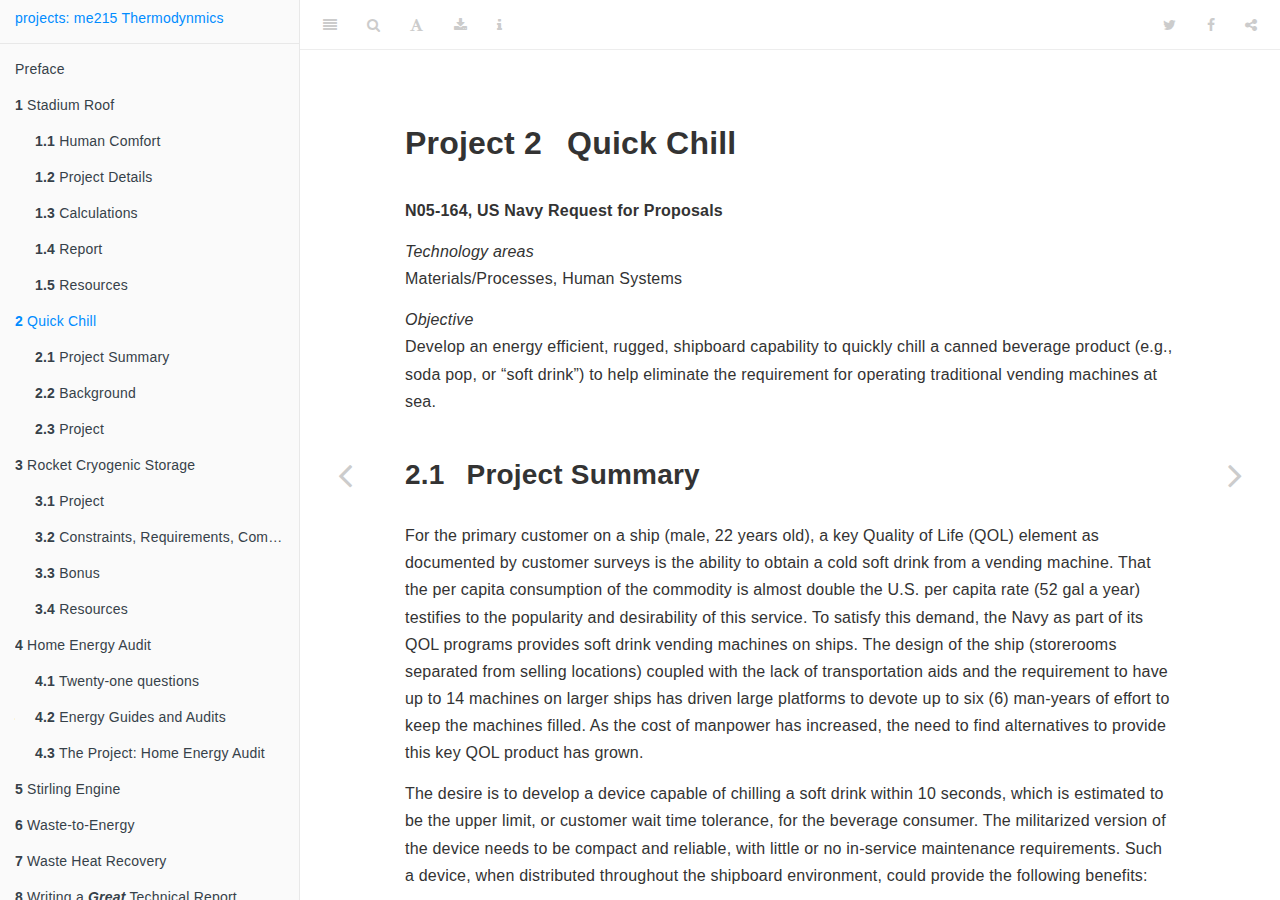
<file: work/write/me215projects/_book/quick-chill.html>
<!DOCTYPE html>
<html lang="" xml:lang="">
<head>

  <meta charset="utf-8" />
  <meta http-equiv="X-UA-Compatible" content="IE=edge" />
  <title>Project 2 Quick Chill | Thermodynamics One</title>
  <meta name="description" content="Thermodynamics I project descriptions." />
  <meta name="generator" content="bookdown 0.20 and GitBook 2.6.7" />

  <meta property="og:title" content="Project 2 Quick Chill | Thermodynamics One" />
  <meta property="og:type" content="book" />
  
  
  <meta property="og:description" content="Thermodynamics I project descriptions." />
  

  <meta name="twitter:card" content="summary" />
  <meta name="twitter:title" content="Project 2 Quick Chill | Thermodynamics One" />
  
  <meta name="twitter:description" content="Thermodynamics I project descriptions." />
  

<meta name="author" content="marcus ashford, phd" />


<meta name="date" content="2020-10-19" />

  <meta name="viewport" content="width=device-width, initial-scale=1" />
  <meta name="apple-mobile-web-app-capable" content="yes" />
  <meta name="apple-mobile-web-app-status-bar-style" content="black" />
  
  
<link rel="prev" href="stadium-roof.html"/>
<link rel="next" href="rocket-cryogenic-storage.html"/>
<script src="libs/header-attrs-2.4/header-attrs.js"></script>
<script src="libs/jquery-2.2.3/jquery.min.js"></script>
<link href="libs/gitbook-2.6.7/css/style.css" rel="stylesheet" />
<link href="libs/gitbook-2.6.7/css/plugin-table.css" rel="stylesheet" />
<link href="libs/gitbook-2.6.7/css/plugin-bookdown.css" rel="stylesheet" />
<link href="libs/gitbook-2.6.7/css/plugin-highlight.css" rel="stylesheet" />
<link href="libs/gitbook-2.6.7/css/plugin-search.css" rel="stylesheet" />
<link href="libs/gitbook-2.6.7/css/plugin-fontsettings.css" rel="stylesheet" />
<link href="libs/gitbook-2.6.7/css/plugin-clipboard.css" rel="stylesheet" />











<style type="text/css">
pre > code.sourceCode { white-space: pre; position: relative; }
pre > code.sourceCode > span { display: inline-block; line-height: 1.25; }
pre > code.sourceCode > span:empty { height: 1.2em; }
code.sourceCode > span { color: inherit; text-decoration: inherit; }
pre.sourceCode { margin: 0; }
@media screen {
div.sourceCode { overflow: auto; }
}
@media print {
pre > code.sourceCode { white-space: pre-wrap; }
pre > code.sourceCode > span { text-indent: -5em; padding-left: 5em; }
}
pre.numberSource code
  { counter-reset: source-line 0; }
pre.numberSource code > span
  { position: relative; left: -4em; counter-increment: source-line; }
pre.numberSource code > span > a:first-child::before
  { content: counter(source-line);
    position: relative; left: -1em; text-align: right; vertical-align: baseline;
    border: none; display: inline-block;
    -webkit-touch-callout: none; -webkit-user-select: none;
    -khtml-user-select: none; -moz-user-select: none;
    -ms-user-select: none; user-select: none;
    padding: 0 4px; width: 4em;
    color: #aaaaaa;
  }
pre.numberSource { margin-left: 3em; border-left: 1px solid #aaaaaa;  padding-left: 4px; }
div.sourceCode
  {   }
@media screen {
pre > code.sourceCode > span > a:first-child::before { text-decoration: underline; }
}
code span.al { color: #ff0000; font-weight: bold; } /* Alert */
code span.an { color: #60a0b0; font-weight: bold; font-style: italic; } /* Annotation */
code span.at { color: #7d9029; } /* Attribute */
code span.bn { color: #40a070; } /* BaseN */
code span.bu { } /* BuiltIn */
code span.cf { color: #007020; font-weight: bold; } /* ControlFlow */
code span.ch { color: #4070a0; } /* Char */
code span.cn { color: #880000; } /* Constant */
code span.co { color: #60a0b0; font-style: italic; } /* Comment */
code span.cv { color: #60a0b0; font-weight: bold; font-style: italic; } /* CommentVar */
code span.do { color: #ba2121; font-style: italic; } /* Documentation */
code span.dt { color: #902000; } /* DataType */
code span.dv { color: #40a070; } /* DecVal */
code span.er { color: #ff0000; font-weight: bold; } /* Error */
code span.ex { } /* Extension */
code span.fl { color: #40a070; } /* Float */
code span.fu { color: #06287e; } /* Function */
code span.im { } /* Import */
code span.in { color: #60a0b0; font-weight: bold; font-style: italic; } /* Information */
code span.kw { color: #007020; font-weight: bold; } /* Keyword */
code span.op { color: #666666; } /* Operator */
code span.ot { color: #007020; } /* Other */
code span.pp { color: #bc7a00; } /* Preprocessor */
code span.sc { color: #4070a0; } /* SpecialChar */
code span.ss { color: #bb6688; } /* SpecialString */
code span.st { color: #4070a0; } /* String */
code span.va { color: #19177c; } /* Variable */
code span.vs { color: #4070a0; } /* VerbatimString */
code span.wa { color: #60a0b0; font-weight: bold; font-style: italic; } /* Warning */
</style>

<link rel="stylesheet" href="style.css" type="text/css" />
</head>

<body>



  <div class="book without-animation with-summary font-size-2 font-family-1" data-basepath=".">

    <div class="book-summary">
      <nav role="navigation">

<ul class="summary">
<li><a href="./">projects: me215 Thermodynmics</a></li>

<li class="divider"></li>
<li class="chapter" data-level="" data-path="index.html"><a href="index.html"><i class="fa fa-check"></i>Preface</a></li>
<li class="chapter" data-level="1" data-path="stadium-roof.html"><a href="stadium-roof.html"><i class="fa fa-check"></i><b>1</b> Stadium Roof</a>
<ul>
<li class="chapter" data-level="1.1" data-path="stadium-roof.html"><a href="stadium-roof.html#human-comfort"><i class="fa fa-check"></i><b>1.1</b> Human Comfort</a></li>
<li class="chapter" data-level="1.2" data-path="stadium-roof.html"><a href="stadium-roof.html#project-details"><i class="fa fa-check"></i><b>1.2</b> Project Details</a></li>
<li class="chapter" data-level="1.3" data-path="stadium-roof.html"><a href="stadium-roof.html#calculations"><i class="fa fa-check"></i><b>1.3</b> Calculations</a></li>
<li class="chapter" data-level="1.4" data-path="stadium-roof.html"><a href="stadium-roof.html#report"><i class="fa fa-check"></i><b>1.4</b> Report</a></li>
<li class="chapter" data-level="1.5" data-path="stadium-roof.html"><a href="stadium-roof.html#resources"><i class="fa fa-check"></i><b>1.5</b> Resources</a></li>
</ul></li>
<li class="chapter" data-level="2" data-path="quick-chill.html"><a href="quick-chill.html"><i class="fa fa-check"></i><b>2</b> Quick Chill</a>
<ul>
<li class="chapter" data-level="2.1" data-path="quick-chill.html"><a href="quick-chill.html#project-summary"><i class="fa fa-check"></i><b>2.1</b> Project Summary</a></li>
<li class="chapter" data-level="2.2" data-path="quick-chill.html"><a href="quick-chill.html#background"><i class="fa fa-check"></i><b>2.2</b> Background</a></li>
<li class="chapter" data-level="2.3" data-path="quick-chill.html"><a href="quick-chill.html#project"><i class="fa fa-check"></i><b>2.3</b> Project</a></li>
</ul></li>
<li class="chapter" data-level="3" data-path="rocket-cryogenic-storage.html"><a href="rocket-cryogenic-storage.html"><i class="fa fa-check"></i><b>3</b> Rocket Cryogenic Storage</a>
<ul>
<li class="chapter" data-level="3.1" data-path="quick-chill.html"><a href="quick-chill.html#project"><i class="fa fa-check"></i><b>3.1</b> Project</a>
<ul>
<li class="chapter" data-level="3.1.1" data-path="rocket-cryogenic-storage.html"><a href="rocket-cryogenic-storage.html#possible-inputs"><i class="fa fa-check"></i><b>3.1.1</b> Possible Inputs</a></li>
<li class="chapter" data-level="3.1.2" data-path="rocket-cryogenic-storage.html"><a href="rocket-cryogenic-storage.html#outputs"><i class="fa fa-check"></i><b>3.1.2</b> Outputs</a></li>
</ul></li>
<li class="chapter" data-level="3.2" data-path="rocket-cryogenic-storage.html"><a href="rocket-cryogenic-storage.html#constraints-requirements-complications"><i class="fa fa-check"></i><b>3.2</b> Constraints, Requirements, Complications</a></li>
<li class="chapter" data-level="3.3" data-path="rocket-cryogenic-storage.html"><a href="rocket-cryogenic-storage.html#bonus"><i class="fa fa-check"></i><b>3.3</b> Bonus</a></li>
<li class="chapter" data-level="3.4" data-path="stadium-roof.html"><a href="stadium-roof.html#resources"><i class="fa fa-check"></i><b>3.4</b> Resources</a></li>
</ul></li>
<li class="chapter" data-level="4" data-path="home-energy-audit.html"><a href="home-energy-audit.html"><i class="fa fa-check"></i><b>4</b> Home Energy Audit</a>
<ul>
<li class="chapter" data-level="4.1" data-path="home-energy-audit.html"><a href="home-energy-audit.html#twenty-one-questions"><i class="fa fa-check"></i><b>4.1</b> Twenty-one questions</a></li>
<li class="chapter" data-level="4.2" data-path="home-energy-audit.html"><a href="home-energy-audit.html#energy-guides-and-audits"><i class="fa fa-check"></i><b>4.2</b> Energy Guides and Audits</a></li>
<li class="chapter" data-level="4.3" data-path="home-energy-audit.html"><a href="home-energy-audit.html#the-project-home-energy-audit"><i class="fa fa-check"></i><b>4.3</b> The Project: Home Energy Audit</a></li>
</ul></li>
<li class="chapter" data-level="5" data-path="stirling-engine.html"><a href="stirling-engine.html"><i class="fa fa-check"></i><b>5</b> Stirling Engine</a></li>
<li class="chapter" data-level="6" data-path="waste-to-energy.html"><a href="waste-to-energy.html"><i class="fa fa-check"></i><b>6</b> Waste-to-Energy</a></li>
<li class="chapter" data-level="7" data-path="waste-heat-recovery.html"><a href="waste-heat-recovery.html"><i class="fa fa-check"></i><b>7</b> Waste Heat Recovery</a></li>
<li class="chapter" data-level="8" data-path="writing-a-great-technical-report.html"><a href="writing-a-great-technical-report.html"><i class="fa fa-check"></i><b>8</b> Writing a <strong><em>Great</em></strong> Technical Report</a>
<ul>
<li class="chapter" data-level="8.1" data-path="writing-a-great-technical-report.html"><a href="writing-a-great-technical-report.html#pain-peril-promise"><i class="fa fa-check"></i><b>8.1</b> Pain, peril, promise</a></li>
</ul></li>
<li class="chapter" data-level="" data-path="references.html"><a href="references.html"><i class="fa fa-check"></i>References</a></li>
<li class="divider"></li>
<li><a href="https://github.com/rstudio/bookdown" target="blank">Published with bookdown</a></li>

</ul>

      </nav>
    </div>

    <div class="book-body">
      <div class="body-inner">
        <div class="book-header" role="navigation">
          <h1>
            <i class="fa fa-circle-o-notch fa-spin"></i><a href="./">Thermodynamics One</a>
          </h1>
        </div>

        <div class="page-wrapper" tabindex="-1" role="main">
          <div class="page-inner">

            <section class="normal" id="section-">
<div id="quick-chill" class="section level1" number="2">
<h1><span class="header-section-number">Project 2</span> Quick Chill</h1>
<p><strong>N05-164, US Navy Request for Proposals</strong></p>
<p><em>Technology areas</em><br />
Materials/Processes, Human Systems</p>
<p><em>Objective</em><br />
Develop an energy efficient, rugged, shipboard capability to quickly chill a canned beverage product (e.g., soda pop, or “soft drink”) to help eliminate the requirement for operating traditional vending machines at sea.</p>
<div id="project-summary" class="section level2" number="2.1">
<h2><span class="header-section-number">2.1</span> Project Summary</h2>
<p>For the primary customer on a ship (male, 22 years old), a key Quality of Life (QOL) element as documented by customer surveys is the ability to obtain a cold soft drink from a vending machine. That the per capita consumption of the commodity is almost double the U.S. per capita rate (52 gal a year) testifies to the popularity and desirability of this service. To satisfy this demand, the Navy as part of its QOL programs provides soft drink vending machines on ships. The design of the ship (storerooms separated from selling locations) coupled with the lack of transportation aids and the requirement to have up to 14 machines on larger ships has driven large platforms to devote up to six (6) man-years of effort to keep the machines filled. As the cost of manpower has increased, the need to find alternatives to provide this key QOL product has grown.</p>
<p>The desire is to develop a device capable of chilling a soft drink within 10 seconds, which is estimated to be the upper limit, or customer wait time tolerance, for the beverage consumer. The militarized version of the device needs to be compact and reliable, with little or no in-service maintenance requirements. Such a device, when distributed throughout the shipboard environment, could provide the following benefits:</p>
<ol style="list-style-type: decimal">
<li>Eliminate, or minimize, shipboard requirements for environmentally threatening use of refrigerants (o-zone deleting substances)<br />
</li>
<li>Potentially remove all labor requirements involved in the operation of vending machines.<br />
</li>
<li>Removing the requirement for the product to be chilled at the point-of-sale, enabling more purchasing and storage flexibility to both the retailer (Ship’s Store) and the consumer (sailor)</li>
</ol>
</div>
<div id="background" class="section level2" number="2.2">
<h2><span class="header-section-number">2.2</span> Background</h2>
<p>The rapid chilling of bulk food products (e.g., dairy, fruits &amp; vegetables) and especially solid food (e.g., carcass meat, fresh fish) is a long sought-after industry endeavor that has posted modest advances, with futuristic sights on a capability akin to a “reverse microwave”. Restricted by the same heat transfer principles, the objective to rapidly chill a packaged consumer beverage can proceed towards a similar outcome when, and if, technology pushes past the decades-old capability of the vending machine. Rapid chill, with chill-on-demand service, is an evolutionary step away from the trappings of 20th century vending technology.</p>
<p>Consumer appeal for a chill on demand capability is demonstrated in sales of counter-top, household products promising to chill a bottle of wine in six minutes, or a canned beverage in one minute. However, products currently known to be available are extremely limited in applicability, essentially relegated to home use given the need to add both water and ice to the device. Other chill-on-demand technologies include a self-refrigerating beverage can promising to cool 30 °F in three minutes.</p>
<p>While these two examples of technological applications demonstrate the variability in potential approaches for obtaining the desired objective, neither is close to the required shipboard solution (ease-of-use, adequate chilling within 10 seconds). In addition, before any organization will embrace a modern technology, it will determine if the cost of new technology is “affordable” either in acquisition cost or “tradeoff” cost of providing the current service. The shipboard technical requirement exceeds any technology known to be available in the marketplace, and therefore presents unusually high technical risk. For these reasons, some leeway may be accommodated for the desired objective considering the proposed study approaches received.</p>
</div>
<div id="project" class="section level2" number="2.3">
<h2><span class="header-section-number">2.3</span> Project</h2>
<p>Investigate alternative technologies/approaches to rapidly chill aluminum can packaged soft drinks/beverages. Evaluate and document alternatives and a developmental approach for one or more candidate devices.</p>
<p>A promising method is to have a chamber (or chambers) submerged in the drink. In the chamber is a fluid under pressure that will vaporize at atmospheric pressure and normal room temperature. When the chambers are opened, the fluid vaporizes. The Second Law demands the vaporization. The First Law demands the energy required for the phase change to take place. That energy is taken from anything in contact; it cannot be avoided. In this case, the energy is stolen from the soft drink, cooling it. <em>Yes, this is what causes an aerosol can to get cold when sprayed.</em></p>
<p>Other methods abound, but I’m less familiar with how they work. You’re free to propose anything feasible. I’m willing to help you sort out your ideas as well.</p>
<ol style="list-style-type: decimal">
<li>Develop a device capable of chilling a soft drink within 10 seconds.</li>
<li>Assume the soft drink is 12 fl. oz. of water.<br />
</li>
<li>Assume the soft drink is initially 30,°C and must be chilled to 1,°C.</li>
<li>Use any of the substances tabulated in any textbook, ASHRAE manuals, NIST, etc.</li>
<li>Check for toxicity. I’m no advertising expert, but killing customers seems like it may potentially harm sales.</li>
</ol>

</div>
</div>
            </section>

          </div>
        </div>
      </div>
<a href="stadium-roof.html" class="navigation navigation-prev " aria-label="Previous page"><i class="fa fa-angle-left"></i></a>
<a href="rocket-cryogenic-storage.html" class="navigation navigation-next " aria-label="Next page"><i class="fa fa-angle-right"></i></a>
    </div>
  </div>
<script src="libs/gitbook-2.6.7/js/app.min.js"></script>
<script src="libs/gitbook-2.6.7/js/lunr.js"></script>
<script src="libs/gitbook-2.6.7/js/clipboard.min.js"></script>
<script src="libs/gitbook-2.6.7/js/plugin-search.js"></script>
<script src="libs/gitbook-2.6.7/js/plugin-sharing.js"></script>
<script src="libs/gitbook-2.6.7/js/plugin-fontsettings.js"></script>
<script src="libs/gitbook-2.6.7/js/plugin-bookdown.js"></script>
<script src="libs/gitbook-2.6.7/js/jquery.highlight.js"></script>
<script src="libs/gitbook-2.6.7/js/plugin-clipboard.js"></script>
<script>
gitbook.require(["gitbook"], function(gitbook) {
gitbook.start({
"sharing": {
"github": false,
"facebook": true,
"twitter": true,
"linkedin": false,
"weibo": false,
"instapaper": false,
"vk": false,
"all": ["facebook", "twitter", "linkedin", "weibo", "instapaper"]
},
"fontsettings": {
"theme": "white",
"family": "sans",
"size": 2
},
"edit": {
"link": null,
"text": null
},
"history": {
"link": null,
"text": null
},
"view": {
"link": null,
"text": null
},
"download": ["me215projects.pdf", "me215projects.epub"],
"toc": {
"collapse": "subsection"
}
});
});
</script>

</body>

</html>
</file>
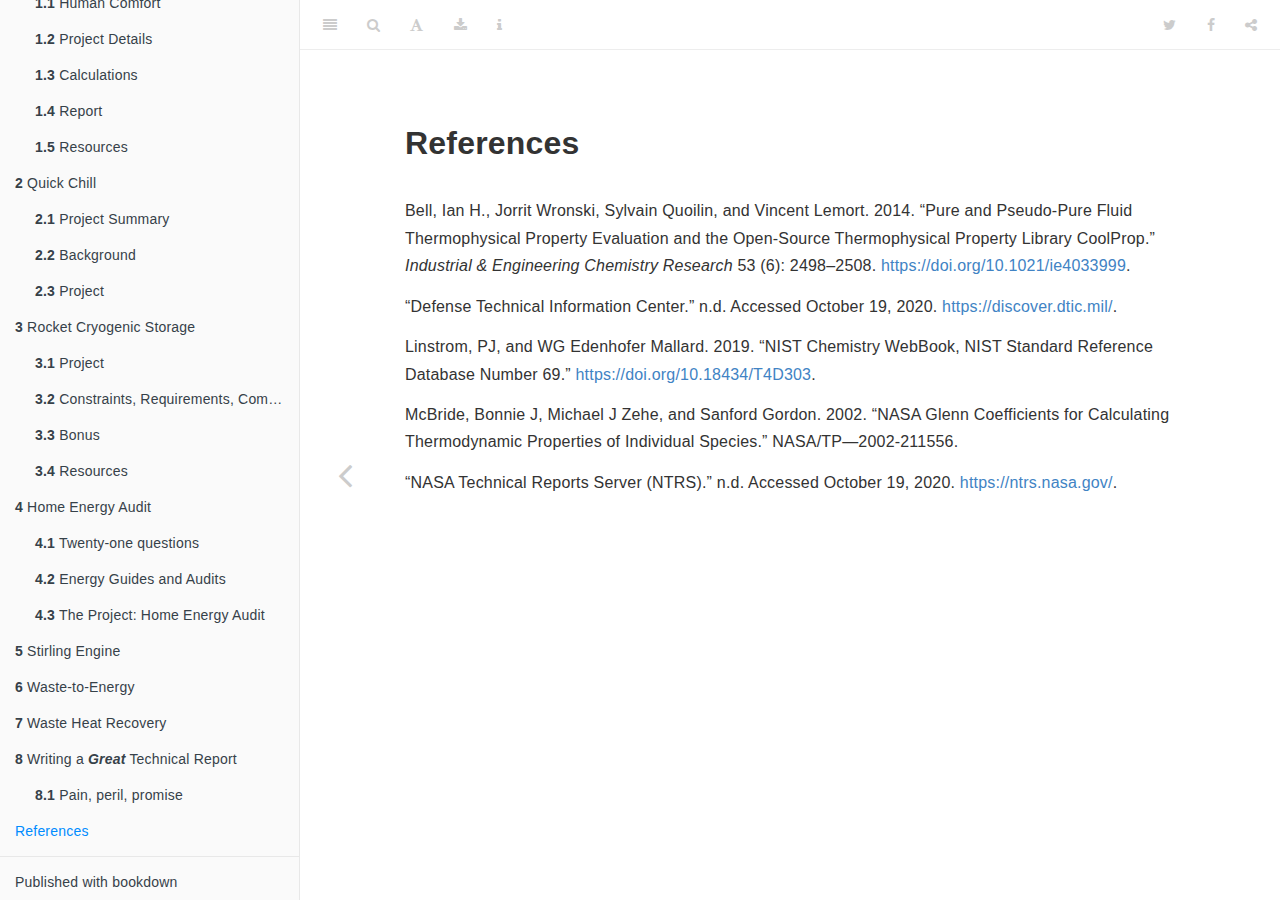
<file: work/write/me215projects/_book/references.html>
<!DOCTYPE html>
<html lang="" xml:lang="">
<head>

  <meta charset="utf-8" />
  <meta http-equiv="X-UA-Compatible" content="IE=edge" />
  <title>References | Thermodynamics One</title>
  <meta name="description" content="Thermodynamics I project descriptions." />
  <meta name="generator" content="bookdown 0.20 and GitBook 2.6.7" />

  <meta property="og:title" content="References | Thermodynamics One" />
  <meta property="og:type" content="book" />
  
  
  <meta property="og:description" content="Thermodynamics I project descriptions." />
  

  <meta name="twitter:card" content="summary" />
  <meta name="twitter:title" content="References | Thermodynamics One" />
  
  <meta name="twitter:description" content="Thermodynamics I project descriptions." />
  

<meta name="author" content="marcus ashford, phd" />


<meta name="date" content="2020-10-19" />

  <meta name="viewport" content="width=device-width, initial-scale=1" />
  <meta name="apple-mobile-web-app-capable" content="yes" />
  <meta name="apple-mobile-web-app-status-bar-style" content="black" />
  
  
<link rel="prev" href="writing-a-great-technical-report.html"/>

<script src="libs/header-attrs-2.4/header-attrs.js"></script>
<script src="libs/jquery-2.2.3/jquery.min.js"></script>
<link href="libs/gitbook-2.6.7/css/style.css" rel="stylesheet" />
<link href="libs/gitbook-2.6.7/css/plugin-table.css" rel="stylesheet" />
<link href="libs/gitbook-2.6.7/css/plugin-bookdown.css" rel="stylesheet" />
<link href="libs/gitbook-2.6.7/css/plugin-highlight.css" rel="stylesheet" />
<link href="libs/gitbook-2.6.7/css/plugin-search.css" rel="stylesheet" />
<link href="libs/gitbook-2.6.7/css/plugin-fontsettings.css" rel="stylesheet" />
<link href="libs/gitbook-2.6.7/css/plugin-clipboard.css" rel="stylesheet" />











<style type="text/css">
pre > code.sourceCode { white-space: pre; position: relative; }
pre > code.sourceCode > span { display: inline-block; line-height: 1.25; }
pre > code.sourceCode > span:empty { height: 1.2em; }
code.sourceCode > span { color: inherit; text-decoration: inherit; }
pre.sourceCode { margin: 0; }
@media screen {
div.sourceCode { overflow: auto; }
}
@media print {
pre > code.sourceCode { white-space: pre-wrap; }
pre > code.sourceCode > span { text-indent: -5em; padding-left: 5em; }
}
pre.numberSource code
  { counter-reset: source-line 0; }
pre.numberSource code > span
  { position: relative; left: -4em; counter-increment: source-line; }
pre.numberSource code > span > a:first-child::before
  { content: counter(source-line);
    position: relative; left: -1em; text-align: right; vertical-align: baseline;
    border: none; display: inline-block;
    -webkit-touch-callout: none; -webkit-user-select: none;
    -khtml-user-select: none; -moz-user-select: none;
    -ms-user-select: none; user-select: none;
    padding: 0 4px; width: 4em;
    color: #aaaaaa;
  }
pre.numberSource { margin-left: 3em; border-left: 1px solid #aaaaaa;  padding-left: 4px; }
div.sourceCode
  {   }
@media screen {
pre > code.sourceCode > span > a:first-child::before { text-decoration: underline; }
}
code span.al { color: #ff0000; font-weight: bold; } /* Alert */
code span.an { color: #60a0b0; font-weight: bold; font-style: italic; } /* Annotation */
code span.at { color: #7d9029; } /* Attribute */
code span.bn { color: #40a070; } /* BaseN */
code span.bu { } /* BuiltIn */
code span.cf { color: #007020; font-weight: bold; } /* ControlFlow */
code span.ch { color: #4070a0; } /* Char */
code span.cn { color: #880000; } /* Constant */
code span.co { color: #60a0b0; font-style: italic; } /* Comment */
code span.cv { color: #60a0b0; font-weight: bold; font-style: italic; } /* CommentVar */
code span.do { color: #ba2121; font-style: italic; } /* Documentation */
code span.dt { color: #902000; } /* DataType */
code span.dv { color: #40a070; } /* DecVal */
code span.er { color: #ff0000; font-weight: bold; } /* Error */
code span.ex { } /* Extension */
code span.fl { color: #40a070; } /* Float */
code span.fu { color: #06287e; } /* Function */
code span.im { } /* Import */
code span.in { color: #60a0b0; font-weight: bold; font-style: italic; } /* Information */
code span.kw { color: #007020; font-weight: bold; } /* Keyword */
code span.op { color: #666666; } /* Operator */
code span.ot { color: #007020; } /* Other */
code span.pp { color: #bc7a00; } /* Preprocessor */
code span.sc { color: #4070a0; } /* SpecialChar */
code span.ss { color: #bb6688; } /* SpecialString */
code span.st { color: #4070a0; } /* String */
code span.va { color: #19177c; } /* Variable */
code span.vs { color: #4070a0; } /* VerbatimString */
code span.wa { color: #60a0b0; font-weight: bold; font-style: italic; } /* Warning */
</style>

<link rel="stylesheet" href="style.css" type="text/css" />
</head>

<body>



  <div class="book without-animation with-summary font-size-2 font-family-1" data-basepath=".">

    <div class="book-summary">
      <nav role="navigation">

<ul class="summary">
<li><a href="./">projects: me215 Thermodynmics</a></li>

<li class="divider"></li>
<li class="chapter" data-level="" data-path="index.html"><a href="index.html"><i class="fa fa-check"></i>Preface</a></li>
<li class="chapter" data-level="1" data-path="stadium-roof.html"><a href="stadium-roof.html"><i class="fa fa-check"></i><b>1</b> Stadium Roof</a>
<ul>
<li class="chapter" data-level="1.1" data-path="stadium-roof.html"><a href="stadium-roof.html#human-comfort"><i class="fa fa-check"></i><b>1.1</b> Human Comfort</a></li>
<li class="chapter" data-level="1.2" data-path="stadium-roof.html"><a href="stadium-roof.html#project-details"><i class="fa fa-check"></i><b>1.2</b> Project Details</a></li>
<li class="chapter" data-level="1.3" data-path="stadium-roof.html"><a href="stadium-roof.html#calculations"><i class="fa fa-check"></i><b>1.3</b> Calculations</a></li>
<li class="chapter" data-level="1.4" data-path="stadium-roof.html"><a href="stadium-roof.html#report"><i class="fa fa-check"></i><b>1.4</b> Report</a></li>
<li class="chapter" data-level="1.5" data-path="stadium-roof.html"><a href="stadium-roof.html#resources"><i class="fa fa-check"></i><b>1.5</b> Resources</a></li>
</ul></li>
<li class="chapter" data-level="2" data-path="quick-chill.html"><a href="quick-chill.html"><i class="fa fa-check"></i><b>2</b> Quick Chill</a>
<ul>
<li class="chapter" data-level="2.1" data-path="quick-chill.html"><a href="quick-chill.html#project-summary"><i class="fa fa-check"></i><b>2.1</b> Project Summary</a></li>
<li class="chapter" data-level="2.2" data-path="quick-chill.html"><a href="quick-chill.html#background"><i class="fa fa-check"></i><b>2.2</b> Background</a></li>
<li class="chapter" data-level="2.3" data-path="quick-chill.html"><a href="quick-chill.html#project"><i class="fa fa-check"></i><b>2.3</b> Project</a></li>
</ul></li>
<li class="chapter" data-level="3" data-path="rocket-cryogenic-storage.html"><a href="rocket-cryogenic-storage.html"><i class="fa fa-check"></i><b>3</b> Rocket Cryogenic Storage</a>
<ul>
<li class="chapter" data-level="3.1" data-path="quick-chill.html"><a href="quick-chill.html#project"><i class="fa fa-check"></i><b>3.1</b> Project</a>
<ul>
<li class="chapter" data-level="3.1.1" data-path="rocket-cryogenic-storage.html"><a href="rocket-cryogenic-storage.html#possible-inputs"><i class="fa fa-check"></i><b>3.1.1</b> Possible Inputs</a></li>
<li class="chapter" data-level="3.1.2" data-path="rocket-cryogenic-storage.html"><a href="rocket-cryogenic-storage.html#outputs"><i class="fa fa-check"></i><b>3.1.2</b> Outputs</a></li>
</ul></li>
<li class="chapter" data-level="3.2" data-path="rocket-cryogenic-storage.html"><a href="rocket-cryogenic-storage.html#constraints-requirements-complications"><i class="fa fa-check"></i><b>3.2</b> Constraints, Requirements, Complications</a></li>
<li class="chapter" data-level="3.3" data-path="rocket-cryogenic-storage.html"><a href="rocket-cryogenic-storage.html#bonus"><i class="fa fa-check"></i><b>3.3</b> Bonus</a></li>
<li class="chapter" data-level="3.4" data-path="stadium-roof.html"><a href="stadium-roof.html#resources"><i class="fa fa-check"></i><b>3.4</b> Resources</a></li>
</ul></li>
<li class="chapter" data-level="4" data-path="home-energy-audit.html"><a href="home-energy-audit.html"><i class="fa fa-check"></i><b>4</b> Home Energy Audit</a>
<ul>
<li class="chapter" data-level="4.1" data-path="home-energy-audit.html"><a href="home-energy-audit.html#twenty-one-questions"><i class="fa fa-check"></i><b>4.1</b> Twenty-one questions</a></li>
<li class="chapter" data-level="4.2" data-path="home-energy-audit.html"><a href="home-energy-audit.html#energy-guides-and-audits"><i class="fa fa-check"></i><b>4.2</b> Energy Guides and Audits</a></li>
<li class="chapter" data-level="4.3" data-path="home-energy-audit.html"><a href="home-energy-audit.html#the-project-home-energy-audit"><i class="fa fa-check"></i><b>4.3</b> The Project: Home Energy Audit</a></li>
</ul></li>
<li class="chapter" data-level="5" data-path="stirling-engine.html"><a href="stirling-engine.html"><i class="fa fa-check"></i><b>5</b> Stirling Engine</a></li>
<li class="chapter" data-level="6" data-path="waste-to-energy.html"><a href="waste-to-energy.html"><i class="fa fa-check"></i><b>6</b> Waste-to-Energy</a></li>
<li class="chapter" data-level="7" data-path="waste-heat-recovery.html"><a href="waste-heat-recovery.html"><i class="fa fa-check"></i><b>7</b> Waste Heat Recovery</a></li>
<li class="chapter" data-level="8" data-path="writing-a-great-technical-report.html"><a href="writing-a-great-technical-report.html"><i class="fa fa-check"></i><b>8</b> Writing a <strong><em>Great</em></strong> Technical Report</a>
<ul>
<li class="chapter" data-level="8.1" data-path="writing-a-great-technical-report.html"><a href="writing-a-great-technical-report.html#pain-peril-promise"><i class="fa fa-check"></i><b>8.1</b> Pain, peril, promise</a></li>
</ul></li>
<li class="chapter" data-level="" data-path="references.html"><a href="references.html"><i class="fa fa-check"></i>References</a></li>
<li class="divider"></li>
<li><a href="https://github.com/rstudio/bookdown" target="blank">Published with bookdown</a></li>

</ul>

      </nav>
    </div>

    <div class="book-body">
      <div class="body-inner">
        <div class="book-header" role="navigation">
          <h1>
            <i class="fa fa-circle-o-notch fa-spin"></i><a href="./">Thermodynamics One</a>
          </h1>
        </div>

        <div class="page-wrapper" tabindex="-1" role="main">
          <div class="page-inner">

            <section class="normal" id="section-">
<div id="references" class="section level1 unnumbered">
<h1>References</h1>

<div id="refs" class="references hanging-indent">
<div>
<p>Bell, Ian H., Jorrit Wronski, Sylvain Quoilin, and Vincent Lemort. 2014. “Pure and Pseudo-Pure Fluid Thermophysical Property Evaluation and the Open-Source Thermophysical Property Library CoolProp.” <em>Industrial &amp; Engineering Chemistry Research</em> 53 (6): 2498–2508. <a href="https://doi.org/10.1021/ie4033999">https://doi.org/10.1021/ie4033999</a>.</p>
</div>
<div>
<p>“Defense Technical Information Center.” n.d. Accessed October 19, 2020. <a href="https://discover.dtic.mil/">https://discover.dtic.mil/</a>.</p>
</div>
<div>
<p>Linstrom, PJ, and WG Edenhofer Mallard. 2019. “NIST Chemistry WebBook, NIST Standard Reference Database Number 69.” <a href="https://doi.org/10.18434/T4D303">https://doi.org/10.18434/T4D303</a>.</p>
</div>
<div>
<p>McBride, Bonnie J, Michael J Zehe, and Sanford Gordon. 2002. “NASA Glenn Coefficients for Calculating Thermodynamic Properties of Individual Species.” NASA/TP—2002-211556.</p>
</div>
<div>
<p>“NASA Technical Reports Server (NTRS).” n.d. Accessed October 19, 2020. <a href="https://ntrs.nasa.gov/">https://ntrs.nasa.gov/</a>.</p>
</div>
</div>
</div>
            </section>

          </div>
        </div>
      </div>
<a href="writing-a-great-technical-report.html" class="navigation navigation-prev navigation-unique" aria-label="Previous page"><i class="fa fa-angle-left"></i></a>

    </div>
  </div>
<script src="libs/gitbook-2.6.7/js/app.min.js"></script>
<script src="libs/gitbook-2.6.7/js/lunr.js"></script>
<script src="libs/gitbook-2.6.7/js/clipboard.min.js"></script>
<script src="libs/gitbook-2.6.7/js/plugin-search.js"></script>
<script src="libs/gitbook-2.6.7/js/plugin-sharing.js"></script>
<script src="libs/gitbook-2.6.7/js/plugin-fontsettings.js"></script>
<script src="libs/gitbook-2.6.7/js/plugin-bookdown.js"></script>
<script src="libs/gitbook-2.6.7/js/jquery.highlight.js"></script>
<script src="libs/gitbook-2.6.7/js/plugin-clipboard.js"></script>
<script>
gitbook.require(["gitbook"], function(gitbook) {
gitbook.start({
"sharing": {
"github": false,
"facebook": true,
"twitter": true,
"linkedin": false,
"weibo": false,
"instapaper": false,
"vk": false,
"all": ["facebook", "twitter", "linkedin", "weibo", "instapaper"]
},
"fontsettings": {
"theme": "white",
"family": "sans",
"size": 2
},
"edit": {
"link": null,
"text": null
},
"history": {
"link": null,
"text": null
},
"view": {
"link": null,
"text": null
},
"download": ["me215projects.pdf", "me215projects.epub"],
"toc": {
"collapse": "subsection"
}
});
});
</script>

</body>

</html>
</file>
<file: work/web/css/mcs.css>
@import "Lato2OFLWeb/Lato/latofonts.css";


:root {
	--cellx: 200px;
  --celly: 240px;
	
	--mcs_problem_margin: 0px;
	
	--mcs-color-tooltip-text: #007bff;
	--royalpurple: 70, 29, 124;
	--mcs-primary: #007bff;
	--mcs-primary-rgb: 0, 123, 255;
	--mcs-secondary: #6c757d;
	--mcs-success: #28a745;
	--mcs-info: #17a2b8;
	--mcs-info-rgb: 23, 162, 184;
	--mcs-warning: #ffc107;
	--mcs-warning-rgb: 255, 193, 7;
	--mcs-danger: #dc3545;
	--mcs-light: #f8f9fa;
	--mcs-dark: #343a40;
	--mcs-that-fonky-blue-i-like: 70, 29, 255;
	--mcs_that_bomb_ass_red: #ff2600;
	/*--mcs-color-tooltip-text: #ff0000;*/
	
	--mcs_gray_100: #f8f9fa;
	--mcs_gray_200: #e9ecef;
	--mcs_gray_300: #dee2e6;
	--mcs_gray_400: #ced4da;
	--mcs_gray_500: #adb5bd;
	--mcs_gray_600: #6c757d;
	--mcs_gray_700: #495057;
	--mcs_gray_800: #343a40;
	--mcs_gray_900: #212529;
}

/* === callouts like those in bootstrap documentation*/

/* from Chris Pratt: https://cpratt.co/twitter-bootstrap-callout-css-styles/ */

.mcs-bs-callout {
    padding: 20px;
    margin: 20px 0;
    border: 1px solid #eee;
    border-left-width: 5px;
    border-radius: 6px;
}
.mcs-bs-callout h4 {
    margin-top: 0;
    margin-bottom: 5px;
}
.mcs-bs-callout p:last-child {
    margin-bottom: 0;
}
.mcs-bs-callout code {
    border-radius: 3px;
}
.mcs-bs-callout+.mcs-bs-callout {
    margin-top: -5px;
}
.mcs-bs-callout-default {
    border-left-color: #777;
}
.mcs-bs-callout-default h4 {
    color: #777;
}
.mcs-bs-callout-primary {
    border-left-color: #428bca;
}
.mcs-bs-callout-primary h4 {
    color: #428bca;
}
.mcs-bs-callout-success {
    border-left-color: #5cb85c;
}
.mcs-bs-callout-success h4 {
    color: #5cb85c;
}
.mcs-bs-callout-danger { 
    border-left-color: #d9534f;
}
.mcs-bs-callout-danger h4 {
    color: #d9534f;
}
.mcs-bs-callout-warning {
    border-left-color: #f0ad4e;
}
.mcs-bs-callout-warning h4 {
    color: #f0ad4e;
}
.mcs-bs-callout-info {
    border-left-color: #5bc0de;
}
.mcs-bs-callout-info h4 {
    color: #5bc0de;
}


/*____ marcucius ________________________ */
 
/*__ mcs numbering _____________ */
.mcs-problems {
	counter-reset: chapter_number 0 all_problems 0;
	display: ;
}

.mcs-chapter {
	counter-increment: chapter_number;
	counter-reset: chapter_problem_number;
}

.mcs-problem {
	counter-increment: chapter_problem_number;
}

.mcs-problem-head .head-center {
	font-size: 0.85em;
	font-family: LatoWeb;
	color: var(--mcs_gray_600);
}

.mcs-problem-head .head-center img {
	height: 1em;
}

.mcs-problem-head .head-left::before {
/*content: "LL";*/
	content: counter(chapter_number)"."counter(chapter_problem_number);
	color: rgb(var(--mcs-that-fonky-blue-i-like));
	font-family: LatoWebLight;
	font-size: 0.8em;
}

.mcs-problem-head .head-right::after {
	counter-increment: all_problems;
	content: counter(all_problems);
	color: var(--mcs_that_bomb_ass_red);
	font-family: LatoWebLight;
	font-style: italic;
	font-size: 0.8em;
}
/*_____________ mcs numbering __ */




/*__ mcs hover/opacity _________ */
.mcs-img-container img,
.mcs-problem:hover .mcs-tooltip-text {
  opacity: 1;
  transition: opacity 1s;	
}

.mcs-tooltip .mcs-tooltip-text,
.mcs-problem:hover .mcs-img-container img {
	opacity: 0;
  transition: opacity 1s;	
}

.mcs-img-container {
  transition: border 0.5s;
}

.mcs-problem:hover .mcs-img-container  {
	border-width: 0.5px;
}

.mcs-problem:hover .mcs-problem-foot {
	color: var(--mcs_gray_400);
  transition: color 1s;	
}

.mcs-problem-foot {
  transition: color 1s;	
}

a.mcs-problem:hover {
	text-decoration: none;
}


/*_________ mcs hover/opacity __ */




.mcs-problem {
	width: var(--cellx);
  height: calc(var(--celly));
	background-color: transparent;
	margin: var(--mcs_problem_margin);
	color: rgba(var(--killerbrightred),1);
	font-family: 'LatoWebHairline' ;
	font-variant-numeric: oldstyle-nums;
	border-radius: 6px;
	position: relative;
}

.mcs-problem-foot {
	position: absolute; 
	bottom: 8px; 
	text-align: center; 
	width: 100%; 
	font-size: 0.85em;
	font-family: LatoWeb;
	color: var(--mcs_gray_600);
}


.mcs-img-container {
	display: flex;
	position: absolute;
	bottom: 50%;
	left: 50%;
	width: calc((var(--cellx) - 8px));
	height: calc((var(--celly) - 1.25em - 8px));
	margin-left: calc((var(--cellx) - 8px) / -2);
	margin-bottom: calc((var(--celly) - 8px) / -2);
	border-radius: 6px;
	border: 1px solid var(--mcs_gray_400);
}

.mcs-img-container img {
	max-height: calc(var(--cellx) * 0.8);
	max-width: calc(var(--cellx) * 0.8);
	width:  100%;
}

.mcs-tooltip {
  position: relative;
	overflow-y: scroll;
  display: block;  
	height: 100%;
	/*width: var(--cellx);*/
	/*height: var(--celly - 2em);*/
}

.mcs-tooltip .mcs-tooltip-text {
	height: calc(100% - 2*5px - 0em);
	width:  calc(100% - 2*5px);
	line-height: 105%;
	font-size: 0.8em;
  position: relative;
  z-index: 1;
	font-family: 'LatoWebLight';
	overflow-x: hidden;
	color: var(--mcs-color-tooltip-text);
}

.mcs-tooltip .mcs-tooltip-text div {
	border-left: 3.5px solid rgba(var(--mcs-warning-rgb),1);
	/*border-width: 5px;*/
	border-radius: 6px;
}






/*.banner {
	top: 0;
	/*background-color: rgba(var(--mcs-warning),0.4);*!/
	padding: 0;
	opacity: 0;
	transition: opacity 1s;
	font-size: 0.9em;
	font: bold 0.8em/1em "LatoWebLight";
	border-bottom: 1px dotted rgba(var(	--royalpurple),1);
	color: rgba(var(	--royalpurple),1)!important;
}*/
</file>
<file: work/write/me215projects/_book/libs/gitbook-2.6.7/css/plugin-table.css>
.book .book-body .page-wrapper .page-inner section.normal table{display:table;width:100%;border-collapse:collapse;border-spacing:0;overflow:auto}.book .book-body .page-wrapper .page-inner section.normal table td,.book .book-body .page-wrapper .page-inner section.normal table th{padding:6px 13px;border:1px solid #ddd}.book .book-body .page-wrapper .page-inner section.normal table tr{background-color:#fff;border-top:1px solid #ccc}.book .book-body .page-wrapper .page-inner section.normal table tr:nth-child(2n){background-color:#f8f8f8}.book .book-body .page-wrapper .page-inner section.normal table th{font-weight:700}
</file>
<file: work/write/me215projects/_book/libs/gitbook-2.6.7/css/plugin-bookdown.css>
.book .book-header h1 {
  padding-left: 20px;
  padding-right: 20px;
}
.book .book-header.fixed {
  position: fixed;
  right: 0;
  top: 0;
  left: 0;
  border-bottom: 1px solid rgba(0,0,0,.07);
}
span.search-highlight {
  background-color: #ffff88;
}
@media (min-width: 600px) {
  .book.with-summary .book-header.fixed {
    left: 300px;
  }
}
@media (max-width: 1240px) {
  .book .book-body.fixed {
    top: 50px;
  }
  .book .book-body.fixed .body-inner {
    top: auto;
  }
}
@media (max-width: 600px) {
  .book.with-summary .book-header.fixed {
    left: calc(100% - 60px);
    min-width: 300px;
  }
  .book.with-summary .book-body {
    transform: none;
    left: calc(100% - 60px);
    min-width: 300px;
  }
  .book .book-body.fixed {
    top: 0;
  }
}

.book .book-body.fixed .body-inner {
  top: 50px;
}
.book .book-body .page-wrapper .page-inner section.normal sub, .book .book-body .page-wrapper .page-inner section.normal sup {
  font-size: 85%;
}

@media print {
  .book .book-summary, .book .book-body .book-header, .fa {
    display: none !important;
  }
  .book .book-body.fixed {
    left: 0px;
  }
  .book .book-body,.book .book-body .body-inner, .book.with-summary {
    overflow: visible !important;
  }
}
.kable_wrapper {
  border-spacing: 20px 0;
  border-collapse: separate;
  border: none;
  margin: auto;
}
.kable_wrapper > tbody > tr > td {
  vertical-align: top;
}
.book .book-body .page-wrapper .page-inner section.normal table tr.header {
  border-top-width: 2px;
}
.book .book-body .page-wrapper .page-inner section.normal table tr:last-child td {
  border-bottom-width: 2px;
}
.book .book-body .page-wrapper .page-inner section.normal table td, .book .book-body .page-wrapper .page-inner section.normal table th {
  border-left: none;
  border-right: none;
}
.book .book-body .page-wrapper .page-inner section.normal table.kable_wrapper > tbody > tr, .book .book-body .page-wrapper .page-inner section.normal table.kable_wrapper > tbody > tr > td {
  border-top: none;
}
.book .book-body .page-wrapper .page-inner section.normal table.kable_wrapper > tbody > tr:last-child > td {
    border-bottom: none;
}

div.theorem, div.lemma, div.corollary, div.proposition, div.conjecture {
  font-style: italic;
}
span.theorem, span.lemma, span.corollary, span.proposition, span.conjecture {
  font-style: normal;
}
div.proof:after {
  content: "\25a2";
  float: right;
}
.header-section-number {
  padding-right: .5em;
}
</file>
<file: work/write/me215projects/_book/libs/gitbook-2.6.7/css/plugin-highlight.css>
.book .book-body .page-wrapper .page-inner section.normal pre,
.book .book-body .page-wrapper .page-inner section.normal code {
  /* http://jmblog.github.com/color-themes-for-google-code-highlightjs */
  /* Tomorrow Comment */
  /* Tomorrow Red */
  /* Tomorrow Orange */
  /* Tomorrow Yellow */
  /* Tomorrow Green */
  /* Tomorrow Aqua */
  /* Tomorrow Blue */
  /* Tomorrow Purple */
}
.book .book-body .page-wrapper .page-inner section.normal pre .hljs-comment,
.book .book-body .page-wrapper .page-inner section.normal code .hljs-comment,
.book .book-body .page-wrapper .page-inner section.normal pre .hljs-title,
.book .book-body .page-wrapper .page-inner section.normal code .hljs-title {
  color: #8e908c;
}
.book .book-body .page-wrapper .page-inner section.normal pre .hljs-variable,
.book .book-body .page-wrapper .page-inner section.normal code .hljs-variable,
.book .book-body .page-wrapper .page-inner section.normal pre .hljs-attribute,
.book .book-body .page-wrapper .page-inner section.normal code .hljs-attribute,
.book .book-body .page-wrapper .page-inner section.normal pre .hljs-tag,
.book .book-body .page-wrapper .page-inner section.normal code .hljs-tag,
.book .book-body .page-wrapper .page-inner section.normal pre .hljs-regexp,
.book .book-body .page-wrapper .page-inner section.normal code .hljs-regexp,
.book .book-body .page-wrapper .page-inner section.normal pre .ruby .hljs-constant,
.book .book-body .page-wrapper .page-inner section.normal code .ruby .hljs-constant,
.book .book-body .page-wrapper .page-inner section.normal pre .xml .hljs-tag .hljs-title,
.book .book-body .page-wrapper .page-inner section.normal code .xml .hljs-tag .hljs-title,
.book .book-body .page-wrapper .page-inner section.normal pre .xml .hljs-pi,
.book .book-body .page-wrapper .page-inner section.normal code .xml .hljs-pi,
.book .book-body .page-wrapper .page-inner section.normal pre .xml .hljs-doctype,
.book .book-body .page-wrapper .page-inner section.normal code .xml .hljs-doctype,
.book .book-body .page-wrapper .page-inner section.normal pre .html .hljs-doctype,
.book .book-body .page-wrapper .page-inner section.normal code .html .hljs-doctype,
.book .book-body .page-wrapper .page-inner section.normal pre .css .hljs-id,
.book .book-body .page-wrapper .page-inner section.normal code .css .hljs-id,
.book .book-body .page-wrapper .page-inner section.normal pre .css .hljs-class,
.book .book-body .page-wrapper .page-inner section.normal code .css .hljs-class,
.book .book-body .page-wrapper .page-inner section.normal pre .css .hljs-pseudo,
.book .book-body .page-wrapper .page-inner section.normal code .css .hljs-pseudo {
  color: #c82829;
}
.book .book-body .page-wrapper .page-inner section.normal pre .hljs-number,
.book .book-body .page-wrapper .page-inner section.normal code .hljs-number,
.book .book-body .page-wrapper .page-inner section.normal pre .hljs-preprocessor,
.book .book-body .page-wrapper .page-inner section.normal code .hljs-preprocessor,
.book .book-body .page-wrapper .page-inner section.normal pre .hljs-pragma,
.book .book-body .page-wrapper .page-inner section.normal code .hljs-pragma,
.book .book-body .page-wrapper .page-inner section.normal pre .hljs-built_in,
.book .book-body .page-wrapper .page-inner section.normal code .hljs-built_in,
.book .book-body .page-wrapper .page-inner section.normal pre .hljs-literal,
.book .book-body .page-wrapper .page-inner section.normal code .hljs-literal,
.book .book-body .page-wrapper .page-inner section.normal pre .hljs-params,
.book .book-body .page-wrapper .page-inner section.normal code .hljs-params,
.book .book-body .page-wrapper .page-inner section.normal pre .hljs-constant,
.book .book-body .page-wrapper .page-inner section.normal code .hljs-constant {
  color: #f5871f;
}
.book .book-body .page-wrapper .page-inner section.normal pre .ruby .hljs-class .hljs-title,
.book .book-body .page-wrapper .page-inner section.normal code .ruby .hljs-class .hljs-title,
.book .book-body .page-wrapper .page-inner section.normal pre .css .hljs-rules .hljs-attribute,
.book .book-body .page-wrapper .page-inner section.normal code .css .hljs-rules .hljs-attribute {
  color: #eab700;
}
.book .book-body .page-wrapper .page-inner section.normal pre .hljs-string,
.book .book-body .page-wrapper .page-inner section.normal code .hljs-string,
.book .book-body .page-wrapper .page-inner section.normal pre .hljs-value,
.book .book-body .page-wrapper .page-inner section.normal code .hljs-value,
.book .book-body .page-wrapper .page-inner section.normal pre .hljs-inheritance,
.book .book-body .page-wrapper .page-inner section.normal code .hljs-inheritance,
.book .book-body .page-wrapper .page-inner section.normal pre .hljs-header,
.book .book-body .page-wrapper .page-inner section.normal code .hljs-header,
.book .book-body .page-wrapper .page-inner section.normal pre .ruby .hljs-symbol,
.book .book-body .page-wrapper .page-inner section.normal code .ruby .hljs-symbol,
.book .book-body .page-wrapper .page-inner section.normal pre .xml .hljs-cdata,
.book .book-body .page-wrapper .page-inner section.normal code .xml .hljs-cdata {
  color: #718c00;
}
.book .book-body .page-wrapper .page-inner section.normal pre .css .hljs-hexcolor,
.book .book-body .page-wrapper .page-inner section.normal code .css .hljs-hexcolor {
  color: #3e999f;
}
.book .book-body .page-wrapper .page-inner section.normal pre .hljs-function,
.book .book-body .page-wrapper .page-inner section.normal code .hljs-function,
.book .book-body .page-wrapper .page-inner section.normal pre .python .hljs-decorator,
.book .book-body .page-wrapper .page-inner section.normal code .python .hljs-decorator,
.book .book-body .page-wrapper .page-inner section.normal pre .python .hljs-title,
.book .book-body .page-wrapper .page-inner section.normal code .python .hljs-title,
.book .book-body .page-wrapper .page-inner section.normal pre .ruby .hljs-function .hljs-title,
.book .book-body .page-wrapper .page-inner section.normal code .ruby .hljs-function .hljs-title,
.book .book-body .page-wrapper .page-inner section.normal pre .ruby .hljs-title .hljs-keyword,
.book .book-body .page-wrapper .page-inner section.normal code .ruby .hljs-title .hljs-keyword,
.book .book-body .page-wrapper .page-inner section.normal pre .perl .hljs-sub,
.book .book-body .page-wrapper .page-inner section.normal code .perl .hljs-sub,
.book .book-body .page-wrapper .page-inner section.normal pre .javascript .hljs-title,
.book .book-body .page-wrapper .page-inner section.normal code .javascript .hljs-title,
.book .book-body .page-wrapper .page-inner section.normal pre .coffeescript .hljs-title,
.book .book-body .page-wrapper .page-inner section.normal code .coffeescript .hljs-title {
  color: #4271ae;
}
.book .book-body .page-wrapper .page-inner section.normal pre .hljs-keyword,
.book .book-body .page-wrapper .page-inner section.normal code .hljs-keyword,
.book .book-body .page-wrapper .page-inner section.normal pre .javascript .hljs-function,
.book .book-body .page-wrapper .page-inner section.normal code .javascript .hljs-function {
  color: #8959a8;
}
.book .book-body .page-wrapper .page-inner section.normal pre .hljs,
.book .book-body .page-wrapper .page-inner section.normal code .hljs {
  display: block;
  background: white;
  color: #4d4d4c;
  padding: 0.5em;
}
.book .book-body .page-wrapper .page-inner section.normal pre .coffeescript .javascript,
.book .book-body .page-wrapper .page-inner section.normal code .coffeescript .javascript,
.book .book-body .page-wrapper .page-inner section.normal pre .javascript .xml,
.book .book-body .page-wrapper .page-inner section.normal code .javascript .xml,
.book .book-body .page-wrapper .page-inner section.normal pre .tex .hljs-formula,
.book .book-body .page-wrapper .page-inner section.normal code .tex .hljs-formula,
.book .book-body .page-wrapper .page-inner section.normal pre .xml .javascript,
.book .book-body .page-wrapper .page-inner section.normal code .xml .javascript,
.book .book-body .page-wrapper .page-inner section.normal pre .xml .vbscript,
.book .book-body .page-wrapper .page-inner section.normal code .xml .vbscript,
.book .book-body .page-wrapper .page-inner section.normal pre .xml .css,
.book .book-body .page-wrapper .page-inner section.normal code .xml .css,
.book .book-body .page-wrapper .page-inner section.normal pre .xml .hljs-cdata,
.book .book-body .page-wrapper .page-inner section.normal code .xml .hljs-cdata {
  opacity: 0.5;
}
.book.color-theme-1 .book-body .page-wrapper .page-inner section.normal pre,
.book.color-theme-1 .book-body .page-wrapper .page-inner section.normal code {
  /*

Orginal Style from ethanschoonover.com/solarized (c) Jeremy Hull <sourdrums@gmail.com>

*/
  /* Solarized Green */
  /* Solarized Cyan */
  /* Solarized Blue */
  /* Solarized Yellow */
  /* Solarized Orange */
  /* Solarized Red */
  /* Solarized Violet */
}
.book.color-theme-1 .book-body .page-wrapper .page-inner section.normal pre .hljs,
.book.color-theme-1 .book-body .page-wrapper .page-inner section.normal code .hljs {
  display: block;
  padding: 0.5em;
  background: #fdf6e3;
  color: #657b83;
}
.book.color-theme-1 .book-body .page-wrapper .page-inner section.normal pre .hljs-comment,
.book.color-theme-1 .book-body .page-wrapper .page-inner section.normal code .hljs-comment,
.book.color-theme-1 .book-body .page-wrapper .page-inner section.normal pre .hljs-template_comment,
.book.color-theme-1 .book-body .page-wrapper .page-inner section.normal code .hljs-template_comment,
.book.color-theme-1 .book-body .page-wrapper .page-inner section.normal pre .diff .hljs-header,
.book.color-theme-1 .book-body .page-wrapper .page-inner section.normal code .diff .hljs-header,
.book.color-theme-1 .book-body .page-wrapper .page-inner section.normal pre .hljs-doctype,
.book.color-theme-1 .book-body .page-wrapper .page-inner section.normal code .hljs-doctype,
.book.color-theme-1 .book-body .page-wrapper .page-inner section.normal pre .hljs-pi,
.book.color-theme-1 .book-body .page-wrapper .page-inner section.normal code .hljs-pi,
.book.color-theme-1 .book-body .page-wrapper .page-inner section.normal pre .lisp .hljs-string,
.book.color-theme-1 .book-body .page-wrapper .page-inner section.normal code .lisp .hljs-string,
.book.color-theme-1 .book-body .page-wrapper .page-inner section.normal pre .hljs-javadoc,
.book.color-theme-1 .book-body .page-wrapper .page-inner section.normal code .hljs-javadoc {
  color: #93a1a1;
}
.book.color-theme-1 .book-body .page-wrapper .page-inner section.normal pre .hljs-keyword,
.book.color-theme-1 .book-body .page-wrapper .page-inner section.normal code .hljs-keyword,
.book.color-theme-1 .book-body .page-wrapper .page-inner section.normal pre .hljs-winutils,
.book.color-theme-1 .book-body .page-wrapper .page-inner section.normal code .hljs-winutils,
.book.color-theme-1 .book-body .page-wrapper .page-inner section.normal pre .method,
.book.color-theme-1 .book-body .page-wrapper .page-inner section.normal code .method,
.book.color-theme-1 .book-body .page-wrapper .page-inner section.normal pre .hljs-addition,
.book.color-theme-1 .book-body .page-wrapper .page-inner section.normal code .hljs-addition,
.book.color-theme-1 .book-body .page-wrapper .page-inner section.normal pre .css .hljs-tag,
.book.color-theme-1 .book-body .page-wrapper .page-inner section.normal code .css .hljs-tag,
.book.color-theme-1 .book-body .page-wrapper .page-inner section.normal pre .hljs-request,
.book.color-theme-1 .book-body .page-wrapper .page-inner section.normal code .hljs-request,
.book.color-theme-1 .book-body .page-wrapper .page-inner section.normal pre .hljs-status,
.book.color-theme-1 .book-body .page-wrapper .page-inner section.normal code .hljs-status,
.book.color-theme-1 .book-body .page-wrapper .page-inner section.normal pre .nginx .hljs-title,
.book.color-theme-1 .book-body .page-wrapper .page-inner section.normal code .nginx .hljs-title {
  color: #859900;
}
.book.color-theme-1 .book-body .page-wrapper .page-inner section.normal pre .hljs-number,
.book.color-theme-1 .book-body .page-wrapper .page-inner section.normal code .hljs-number,
.book.color-theme-1 .book-body .page-wrapper .page-inner section.normal pre .hljs-command,
.book.color-theme-1 .book-body .page-wrapper .page-inner section.normal code .hljs-command,
.book.color-theme-1 .book-body .page-wrapper .page-inner section.normal pre .hljs-string,
.book.color-theme-1 .book-body .page-wrapper .page-inner section.normal code .hljs-string,
.book.color-theme-1 .book-body .page-wrapper .page-inner section.normal pre .hljs-tag .hljs-value,
.book.color-theme-1 .book-body .page-wrapper .page-inner section.normal code .hljs-tag .hljs-value,
.book.color-theme-1 .book-body .page-wrapper .page-inner section.normal pre .hljs-rules .hljs-value,
.book.color-theme-1 .book-body .page-wrapper .page-inner section.normal code .hljs-rules .hljs-value,
.book.color-theme-1 .book-body .page-wrapper .page-inner section.normal pre .hljs-phpdoc,
.book.color-theme-1 .book-body .page-wrapper .page-inner section.normal code .hljs-phpdoc,
.book.color-theme-1 .book-body .page-wrapper .page-inner section.normal pre .tex .hljs-formula,
.book.color-theme-1 .book-body .page-wrapper .page-inner section.normal code .tex .hljs-formula,
.book.color-theme-1 .book-body .page-wrapper .page-inner section.normal pre .hljs-regexp,
.book.color-theme-1 .book-body .page-wrapper .page-inner section.normal code .hljs-regexp,
.book.color-theme-1 .book-body .page-wrapper .page-inner section.normal pre .hljs-hexcolor,
.book.color-theme-1 .book-body .page-wrapper .page-inner section.normal code .hljs-hexcolor,
.book.color-theme-1 .book-body .page-wrapper .page-inner section.normal pre .hljs-link_url,
.book.color-theme-1 .book-body .page-wrapper .page-inner section.normal code .hljs-link_url {
  color: #2aa198;
}
.book.color-theme-1 .book-body .page-wrapper .page-inner section.normal pre .hljs-title,
.book.color-theme-1 .book-body .page-wrapper .page-inner section.normal code .hljs-title,
.book.color-theme-1 .book-body .page-wrapper .page-inner section.normal pre .hljs-localvars,
.book.color-theme-1 .book-body .page-wrapper .page-inner section.normal code .hljs-localvars,
.book.color-theme-1 .book-body .page-wrapper .page-inner section.normal pre .hljs-chunk,
.book.color-theme-1 .book-body .page-wrapper .page-inner section.normal code .hljs-chunk,
.book.color-theme-1 .book-body .page-wrapper .page-inner section.normal pre .hljs-decorator,
.book.color-theme-1 .book-body .page-wrapper .page-inner section.normal code .hljs-decorator,
.book.color-theme-1 .book-body .page-wrapper .page-inner section.normal pre .hljs-built_in,
.book.color-theme-1 .book-body .page-wrapper .page-inner section.normal code .hljs-built_in,
.book.color-theme-1 .book-body .page-wrapper .page-inner section.normal pre .hljs-identifier,
.book.color-theme-1 .book-body .page-wrapper .page-inner section.normal code .hljs-identifier,
.book.color-theme-1 .book-body .page-wrapper .page-inner section.normal pre .vhdl .hljs-literal,
.book.color-theme-1 .book-body .page-wrapper .page-inner section.normal code .vhdl .hljs-literal,
.book.color-theme-1 .book-body .page-wrapper .page-inner section.normal pre .hljs-id,
.book.color-theme-1 .book-body .page-wrapper .page-inner section.normal code .hljs-id,
.book.color-theme-1 .book-body .page-wrapper .page-inner section.normal pre .css .hljs-function,
.book.color-theme-1 .book-body .page-wrapper .page-inner section.normal code .css .hljs-function {
  color: #268bd2;
}
.book.color-theme-1 .book-body .page-wrapper .page-inner section.normal pre .hljs-attribute,
.book.color-theme-1 .book-body .page-wrapper .page-inner section.normal code .hljs-attribute,
.book.color-theme-1 .book-body .page-wrapper .page-inner section.normal pre .hljs-variable,
.book.color-theme-1 .book-body .page-wrapper .page-inner section.normal code .hljs-variable,
.book.color-theme-1 .book-body .page-wrapper .page-inner section.normal pre .lisp .hljs-body,
.book.color-theme-1 .book-body .page-wrapper .page-inner section.normal code .lisp .hljs-body,
.book.color-theme-1 .book-body .page-wrapper .page-inner section.normal pre .smalltalk .hljs-number,
.book.color-theme-1 .book-body .page-wrapper .page-inner section.normal code .smalltalk .hljs-number,
.book.color-theme-1 .book-body .page-wrapper .page-inner section.normal pre .hljs-constant,
.book.color-theme-1 .book-body .page-wrapper .page-inner section.normal code .hljs-constant,
.book.color-theme-1 .book-body .page-wrapper .page-inner section.normal pre .hljs-class .hljs-title,
.book.color-theme-1 .book-body .page-wrapper .page-inner section.normal code .hljs-class .hljs-title,
.book.color-theme-1 .book-body .page-wrapper .page-inner section.normal pre .hljs-parent,
.book.color-theme-1 .book-body .page-wrapper .page-inner section.normal code .hljs-parent,
.book.color-theme-1 .book-body .page-wrapper .page-inner section.normal pre .haskell .hljs-type,
.book.color-theme-1 .book-body .page-wrapper .page-inner section.normal code .haskell .hljs-type,
.book.color-theme-1 .book-body .page-wrapper .page-inner section.normal pre .hljs-link_reference,
.book.color-theme-1 .book-body .page-wrapper .page-inner section.normal code .hljs-link_reference {
  color: #b58900;
}
.book.color-theme-1 .book-body .page-wrapper .page-inner section.normal pre .hljs-preprocessor,
.book.color-theme-1 .book-body .page-wrapper .page-inner section.normal code .hljs-preprocessor,
.book.color-theme-1 .book-body .page-wrapper .page-inner section.normal pre .hljs-preprocessor .hljs-keyword,
.book.color-theme-1 .book-body .page-wrapper .page-inner section.normal code .hljs-preprocessor .hljs-keyword,
.book.color-theme-1 .book-body .page-wrapper .page-inner section.normal pre .hljs-pragma,
.book.color-theme-1 .book-body .page-wrapper .page-inner section.normal code .hljs-pragma,
.book.color-theme-1 .book-body .page-wrapper .page-inner section.normal pre .hljs-shebang,
.book.color-theme-1 .book-body .page-wrapper .page-inner section.normal code .hljs-shebang,
.book.color-theme-1 .book-body .page-wrapper .page-inner section.normal pre .hljs-symbol,
.book.color-theme-1 .book-body .page-wrapper .page-inner section.normal code .hljs-symbol,
.book.color-theme-1 .book-body .page-wrapper .page-inner section.normal pre .hljs-symbol .hljs-string,
.book.color-theme-1 .book-body .page-wrapper .page-inner section.normal code .hljs-symbol .hljs-string,
.book.color-theme-1 .book-body .page-wrapper .page-inner section.normal pre .diff .hljs-change,
.book.color-theme-1 .book-body .page-wrapper .page-inner section.normal code .diff .hljs-change,
.book.color-theme-1 .book-body .page-wrapper .page-inner section.normal pre .hljs-special,
.book.color-theme-1 .book-body .page-wrapper .page-inner section.normal code .hljs-special,
.book.color-theme-1 .book-body .page-wrapper .page-inner section.normal pre .hljs-attr_selector,
.book.color-theme-1 .book-body .page-wrapper .page-inner section.normal code .hljs-attr_selector,
.book.color-theme-1 .book-body .page-wrapper .page-inner section.normal pre .hljs-subst,
.book.color-theme-1 .book-body .page-wrapper .page-inner section.normal code .hljs-subst,
.book.color-theme-1 .book-body .page-wrapper .page-inner section.normal pre .hljs-cdata,
.book.color-theme-1 .book-body .page-wrapper .page-inner section.normal code .hljs-cdata,
.book.color-theme-1 .book-body .page-wrapper .page-inner section.normal pre .clojure .hljs-title,
.book.color-theme-1 .book-body .page-wrapper .page-inner section.normal code .clojure .hljs-title,
.book.color-theme-1 .book-body .page-wrapper .page-inner section.normal pre .css .hljs-pseudo,
.book.color-theme-1 .book-body .page-wrapper .page-inner section.normal code .css .hljs-pseudo,
.book.color-theme-1 .book-body .page-wrapper .page-inner section.normal pre .hljs-header,
.book.color-theme-1 .book-body .page-wrapper .page-inner section.normal code .hljs-header {
  color: #cb4b16;
}
.book.color-theme-1 .book-body .page-wrapper .page-inner section.normal pre .hljs-deletion,
.book.color-theme-1 .book-body .page-wrapper .page-inner section.normal code .hljs-deletion,
.book.color-theme-1 .book-body .page-wrapper .page-inner section.normal pre .hljs-important,
.book.color-theme-1 .book-body .page-wrapper .page-inner section.normal code .hljs-important {
  color: #dc322f;
}
.book.color-theme-1 .book-body .page-wrapper .page-inner section.normal pre .hljs-link_label,
.book.color-theme-1 .book-body .page-wrapper .page-inner section.normal code .hljs-link_label {
  color: #6c71c4;
}
.book.color-theme-1 .book-body .page-wrapper .page-inner section.normal pre .tex .hljs-formula,
.book.color-theme-1 .book-body .page-wrapper .page-inner section.normal code .tex .hljs-formula {
  background: #eee8d5;
}
.book.color-theme-2 .book-body .page-wrapper .page-inner section.normal pre,
.book.color-theme-2 .book-body .page-wrapper .page-inner section.normal code {
  /* Tomorrow Night Bright Theme */
  /* Original theme - https://github.com/chriskempson/tomorrow-theme */
  /* http://jmblog.github.com/color-themes-for-google-code-highlightjs */
  /* Tomorrow Comment */
  /* Tomorrow Red */
  /* Tomorrow Orange */
  /* Tomorrow Yellow */
  /* Tomorrow Green */
  /* Tomorrow Aqua */
  /* Tomorrow Blue */
  /* Tomorrow Purple */
}
.book.color-theme-2 .book-body .page-wrapper .page-inner section.normal pre .hljs-comment,
.book.color-theme-2 .book-body .page-wrapper .page-inner section.normal code .hljs-comment,
.book.color-theme-2 .book-body .page-wrapper .page-inner section.normal pre .hljs-title,
.book.color-theme-2 .book-body .page-wrapper .page-inner section.normal code .hljs-title {
  color: #969896;
}
.book.color-theme-2 .book-body .page-wrapper .page-inner section.normal pre .hljs-variable,
.book.color-theme-2 .book-body .page-wrapper .page-inner section.normal code .hljs-variable,
.book.color-theme-2 .book-body .page-wrapper .page-inner section.normal pre .hljs-attribute,
.book.color-theme-2 .book-body .page-wrapper .page-inner section.normal code .hljs-attribute,
.book.color-theme-2 .book-body .page-wrapper .page-inner section.normal pre .hljs-tag,
.book.color-theme-2 .book-body .page-wrapper .page-inner section.normal code .hljs-tag,
.book.color-theme-2 .book-body .page-wrapper .page-inner section.normal pre .hljs-regexp,
.book.color-theme-2 .book-body .page-wrapper .page-inner section.normal code .hljs-regexp,
.book.color-theme-2 .book-body .page-wrapper .page-inner section.normal pre .ruby .hljs-constant,
.book.color-theme-2 .book-body .page-wrapper .page-inner section.normal code .ruby .hljs-constant,
.book.color-theme-2 .book-body .page-wrapper .page-inner section.normal pre .xml .hljs-tag .hljs-title,
.book.color-theme-2 .book-body .page-wrapper .page-inner section.normal code .xml .hljs-tag .hljs-title,
.book.color-theme-2 .book-body .page-wrapper .page-inner section.normal pre .xml .hljs-pi,
.book.color-theme-2 .book-body .page-wrapper .page-inner section.normal code .xml .hljs-pi,
.book.color-theme-2 .book-body .page-wrapper .page-inner section.normal pre .xml .hljs-doctype,
.book.color-theme-2 .book-body .page-wrapper .page-inner section.normal code .xml .hljs-doctype,
.book.color-theme-2 .book-body .page-wrapper .page-inner section.normal pre .html .hljs-doctype,
.book.color-theme-2 .book-body .page-wrapper .page-inner section.normal code .html .hljs-doctype,
.book.color-theme-2 .book-body .page-wrapper .page-inner section.normal pre .css .hljs-id,
.book.color-theme-2 .book-body .page-wrapper .page-inner section.normal code .css .hljs-id,
.book.color-theme-2 .book-body .page-wrapper .page-inner section.normal pre .css .hljs-class,
.book.color-theme-2 .book-body .page-wrapper .page-inner section.normal code .css .hljs-class,
.book.color-theme-2 .book-body .page-wrapper .page-inner section.normal pre .css .hljs-pseudo,
.book.color-theme-2 .book-body .page-wrapper .page-inner section.normal code .css .hljs-pseudo {
  color: #d54e53;
}
.book.color-theme-2 .book-body .page-wrapper .page-inner section.normal pre .hljs-number,
.book.color-theme-2 .book-body .page-wrapper .page-inner section.normal code .hljs-number,
.book.color-theme-2 .book-body .page-wrapper .page-inner section.normal pre .hljs-preprocessor,
.book.color-theme-2 .book-body .page-wrapper .page-inner section.normal code .hljs-preprocessor,
.book.color-theme-2 .book-body .page-wrapper .page-inner section.normal pre .hljs-pragma,
.book.color-theme-2 .book-body .page-wrapper .page-inner section.normal code .hljs-pragma,
.book.color-theme-2 .book-body .page-wrapper .page-inner section.normal pre .hljs-built_in,
.book.color-theme-2 .book-body .page-wrapper .page-inner section.normal code .hljs-built_in,
.book.color-theme-2 .book-body .page-wrapper .page-inner section.normal pre .hljs-literal,
.book.color-theme-2 .book-body .page-wrapper .page-inner section.normal code .hljs-literal,
.book.color-theme-2 .book-body .page-wrapper .page-inner section.normal pre .hljs-params,
.book.color-theme-2 .book-body .page-wrapper .page-inner section.normal code .hljs-params,
.book.color-theme-2 .book-body .page-wrapper .page-inner section.normal pre .hljs-constant,
.book.color-theme-2 .book-body .page-wrapper .page-inner section.normal code .hljs-constant {
  color: #e78c45;
}
.book.color-theme-2 .book-body .page-wrapper .page-inner section.normal pre .ruby .hljs-class .hljs-title,
.book.color-theme-2 .book-body .page-wrapper .page-inner section.normal code .ruby .hljs-class .hljs-title,
.book.color-theme-2 .book-body .page-wrapper .page-inner section.normal pre .css .hljs-rules .hljs-attribute,
.book.color-theme-2 .book-body .page-wrapper .page-inner section.normal code .css .hljs-rules .hljs-attribute {
  color: #e7c547;
}
.book.color-theme-2 .book-body .page-wrapper .page-inner section.normal pre .hljs-string,
.book.color-theme-2 .book-body .page-wrapper .page-inner section.normal code .hljs-string,
.book.color-theme-2 .book-body .page-wrapper .page-inner section.normal pre .hljs-value,
.book.color-theme-2 .book-body .page-wrapper .page-inner section.normal code .hljs-value,
.book.color-theme-2 .book-body .page-wrapper .page-inner section.normal pre .hljs-inheritance,
.book.color-theme-2 .book-body .page-wrapper .page-inner section.normal code .hljs-inheritance,
.book.color-theme-2 .book-body .page-wrapper .page-inner section.normal pre .hljs-header,
.book.color-theme-2 .book-body .page-wrapper .page-inner section.normal code .hljs-header,
.book.color-theme-2 .book-body .page-wrapper .page-inner section.normal pre .ruby .hljs-symbol,
.book.color-theme-2 .book-body .page-wrapper .page-inner section.normal code .ruby .hljs-symbol,
.book.color-theme-2 .book-body .page-wrapper .page-inner section.normal pre .xml .hljs-cdata,
.book.color-theme-2 .book-body .page-wrapper .page-inner section.normal code .xml .hljs-cdata {
  color: #b9ca4a;
}
.book.color-theme-2 .book-body .page-wrapper .page-inner section.normal pre .css .hljs-hexcolor,
.book.color-theme-2 .book-body .page-wrapper .page-inner section.normal code .css .hljs-hexcolor {
  color: #70c0b1;
}
.book.color-theme-2 .book-body .page-wrapper .page-inner section.normal pre .hljs-function,
.book.color-theme-2 .book-body .page-wrapper .page-inner section.normal code .hljs-function,
.book.color-theme-2 .book-body .page-wrapper .page-inner section.normal pre .python .hljs-decorator,
.book.color-theme-2 .book-body .page-wrapper .page-inner section.normal code .python .hljs-decorator,
.book.color-theme-2 .book-body .page-wrapper .page-inner section.normal pre .python .hljs-title,
.book.color-theme-2 .book-body .page-wrapper .page-inner section.normal code .python .hljs-title,
.book.color-theme-2 .book-body .page-wrapper .page-inner section.normal pre .ruby .hljs-function .hljs-title,
.book.color-theme-2 .book-body .page-wrapper .page-inner section.normal code .ruby .hljs-function .hljs-title,
.book.color-theme-2 .book-body .page-wrapper .page-inner section.normal pre .ruby .hljs-title .hljs-keyword,
.book.color-theme-2 .book-body .page-wrapper .page-inner section.normal code .ruby .hljs-title .hljs-keyword,
.book.color-theme-2 .book-body .page-wrapper .page-inner section.normal pre .perl .hljs-sub,
.book.color-theme-2 .book-body .page-wrapper .page-inner section.normal code .perl .hljs-sub,
.book.color-theme-2 .book-body .page-wrapper .page-inner section.normal pre .javascript .hljs-title,
.book.color-theme-2 .book-body .page-wrapper .page-inner section.normal code .javascript .hljs-title,
.book.color-theme-2 .book-body .page-wrapper .page-inner section.normal pre .coffeescript .hljs-title,
.book.color-theme-2 .book-body .page-wrapper .page-inner section.normal code .coffeescript .hljs-title {
  color: #7aa6da;
}
.book.color-theme-2 .book-body .page-wrapper .page-inner section.normal pre .hljs-keyword,
.book.color-theme-2 .book-body .page-wrapper .page-inner section.normal code .hljs-keyword,
.book.color-theme-2 .book-body .page-wrapper .page-inner section.normal pre .javascript .hljs-function,
.book.color-theme-2 .book-body .page-wrapper .page-inner section.normal code .javascript .hljs-function {
  color: #c397d8;
}
.book.color-theme-2 .book-body .page-wrapper .page-inner section.normal pre .hljs,
.book.color-theme-2 .book-body .page-wrapper .page-inner section.normal code .hljs {
  display: block;
  background: black;
  color: #eaeaea;
  padding: 0.5em;
}
.book.color-theme-2 .book-body .page-wrapper .page-inner section.normal pre .coffeescript .javascript,
.book.color-theme-2 .book-body .page-wrapper .page-inner section.normal code .coffeescript .javascript,
.book.color-theme-2 .book-body .page-wrapper .page-inner section.normal pre .javascript .xml,
.book.color-theme-2 .book-body .page-wrapper .page-inner section.normal code .javascript .xml,
.book.color-theme-2 .book-body .page-wrapper .page-inner section.normal pre .tex .hljs-formula,
.book.color-theme-2 .book-body .page-wrapper .page-inner section.normal code .tex .hljs-formula,
.book.color-theme-2 .book-body .page-wrapper .page-inner section.normal pre .xml .javascript,
.book.color-theme-2 .book-body .page-wrapper .page-inner section.normal code .xml .javascript,
.book.color-theme-2 .book-body .page-wrapper .page-inner section.normal pre .xml .vbscript,
.book.color-theme-2 .book-body .page-wrapper .page-inner section.normal code .xml .vbscript,
.book.color-theme-2 .book-body .page-wrapper .page-inner section.normal pre .xml .css,
.book.color-theme-2 .book-body .page-wrapper .page-inner section.normal code .xml .css,
.book.color-theme-2 .book-body .page-wrapper .page-inner section.normal pre .xml .hljs-cdata,
.book.color-theme-2 .book-body .page-wrapper .page-inner section.normal code .xml .hljs-cdata {
  opacity: 0.5;
}
</file>
<file: work/write/me215projects/_book/libs/gitbook-2.6.7/css/plugin-search.css>
.book .book-summary .book-search {
  padding: 6px;
  background: transparent;
  position: absolute;
  top: -50px;
  left: 0px;
  right: 0px;
  transition: top 0.5s ease;
}
.book .book-summary .book-search input,
.book .book-summary .book-search input:focus,
.book .book-summary .book-search input:hover {
  width: 100%;
  background: transparent;
  border: 1px solid #ccc;
  box-shadow: none;
  outline: none;
  line-height: 22px;
  padding: 7px 4px;
  color: inherit;
  box-sizing: border-box;
}
.book.with-search .book-summary .book-search {
  top: 0px;
}
.book.with-search .book-summary ul.summary {
  top: 50px;
}
.with-search .summary li[data-level] a[href*=".html#"] {
  display: none;
}
</file>
<file: work/write/me215projects/_book/libs/gitbook-2.6.7/css/plugin-fontsettings.css>
/*
 * Theme 1
 */
.color-theme-1 .dropdown-menu {
  background-color: #111111;
  border-color: #7e888b;
}
.color-theme-1 .dropdown-menu .dropdown-caret .caret-inner {
  border-bottom: 9px solid #111111;
}
.color-theme-1 .dropdown-menu .buttons {
  border-color: #7e888b;
}
.color-theme-1 .dropdown-menu .button {
  color: #afa790;
}
.color-theme-1 .dropdown-menu .button:hover {
  color: #73553c;
}
/*
 * Theme 2
 */
.color-theme-2 .dropdown-menu {
  background-color: #2d3143;
  border-color: #272a3a;
}
.color-theme-2 .dropdown-menu .dropdown-caret .caret-inner {
  border-bottom: 9px solid #2d3143;
}
.color-theme-2 .dropdown-menu .buttons {
  border-color: #272a3a;
}
.color-theme-2 .dropdown-menu .button {
  color: #62677f;
}
.color-theme-2 .dropdown-menu .button:hover {
  color: #f4f4f5;
}
.book .book-header .font-settings .font-enlarge {
  line-height: 30px;
  font-size: 1.4em;
}
.book .book-header .font-settings .font-reduce {
  line-height: 30px;
  font-size: 1em;
}
.book.color-theme-1 .book-body {
  color: #704214;
  background: #f3eacb;
}
.book.color-theme-1 .book-body .page-wrapper .page-inner section {
  background: #f3eacb;
}
.book.color-theme-2 .book-body {
  color: #bdcadb;
  background: #1c1f2b;
}
.book.color-theme-2 .book-body .page-wrapper .page-inner section {
  background: #1c1f2b;
}
.book.font-size-0 .book-body .page-inner section {
  font-size: 1.2rem;
}
.book.font-size-1 .book-body .page-inner section {
  font-size: 1.4rem;
}
.book.font-size-2 .book-body .page-inner section {
  font-size: 1.6rem;
}
.book.font-size-3 .book-body .page-inner section {
  font-size: 2.2rem;
}
.book.font-size-4 .book-body .page-inner section {
  font-size: 4rem;
}
.book.font-family-0 {
  font-family: Georgia, serif;
}
.book.font-family-1 {
  font-family: "Helvetica Neue", Helvetica, Arial, sans-serif;
}
.book.color-theme-1 .book-body .page-wrapper .page-inner section.normal {
  color: #704214;
}
.book.color-theme-1 .book-body .page-wrapper .page-inner section.normal a {
  color: inherit;
}
.book.color-theme-1 .book-body .page-wrapper .page-inner section.normal h1,
.book.color-theme-1 .book-body .page-wrapper .page-inner section.normal h2,
.book.color-theme-1 .book-body .page-wrapper .page-inner section.normal h3,
.book.color-theme-1 .book-body .page-wrapper .page-inner section.normal h4,
.book.color-theme-1 .book-body .page-wrapper .page-inner section.normal h5,
.book.color-theme-1 .book-body .page-wrapper .page-inner section.normal h6 {
  color: inherit;
}
.book.color-theme-1 .book-body .page-wrapper .page-inner section.normal h1,
.book.color-theme-1 .book-body .page-wrapper .page-inner section.normal h2 {
  border-color: inherit;
}
.book.color-theme-1 .book-body .page-wrapper .page-inner section.normal h6 {
  color: inherit;
}
.book.color-theme-1 .book-body .page-wrapper .page-inner section.normal hr {
  background-color: inherit;
}
.book.color-theme-1 .book-body .page-wrapper .page-inner section.normal blockquote {
  border-color: #c4b29f;
  opacity: 0.9;
}
.book.color-theme-1 .book-body .page-wrapper .page-inner section.normal pre,
.book.color-theme-1 .book-body .page-wrapper .page-inner section.normal code {
  background: #fdf6e3;
  color: #657b83;
  border-color: #f8df9c;
}
.book.color-theme-1 .book-body .page-wrapper .page-inner section.normal .highlight {
  background-color: inherit;
}
.book.color-theme-1 .book-body .page-wrapper .page-inner section.normal table th,
.book.color-theme-1 .book-body .page-wrapper .page-inner section.normal table td {
  border-color: #f5d06c;
}
.book.color-theme-1 .book-body .page-wrapper .page-inner section.normal table tr {
  color: inherit;
  background-color: #fdf6e3;
  border-color: #444444;
}
.book.color-theme-1 .book-body .page-wrapper .page-inner section.normal table tr:nth-child(2n) {
  background-color: #fbeecb;
}
.book.color-theme-2 .book-body .page-wrapper .page-inner section.normal {
  color: #bdcadb;
}
.book.color-theme-2 .book-body .page-wrapper .page-inner section.normal a {
  color: #3eb1d0;
}
.book.color-theme-2 .book-body .page-wrapper .page-inner section.normal h1,
.book.color-theme-2 .book-body .page-wrapper .page-inner section.normal h2,
.book.color-theme-2 .book-body .page-wrapper .page-inner section.normal h3,
.book.color-theme-2 .book-body .page-wrapper .page-inner section.normal h4,
.book.color-theme-2 .book-body .page-wrapper .page-inner section.normal h5,
.book.color-theme-2 .book-body .page-wrapper .page-inner section.normal h6 {
  color: #fffffa;
}
.book.color-theme-2 .book-body .page-wrapper .page-inner section.normal h1,
.book.color-theme-2 .book-body .page-wrapper .page-inner section.normal h2 {
  border-color: #373b4e;
}
.book.color-theme-2 .book-body .page-wrapper .page-inner section.normal h6 {
  color: #373b4e;
}
.book.color-theme-2 .book-body .page-wrapper .page-inner section.normal hr {
  background-color: #373b4e;
}
.book.color-theme-2 .book-body .page-wrapper .page-inner section.normal blockquote {
  border-color: #373b4e;
}
.book.color-theme-2 .book-body .page-wrapper .page-inner section.normal pre,
.book.color-theme-2 .book-body .page-wrapper .page-inner section.normal code {
  color: #9dbed8;
  background: #2d3143;
  border-color: #2d3143;
}
.book.color-theme-2 .book-body .page-wrapper .page-inner section.normal .highlight {
  background-color: #282a39;
}
.book.color-theme-2 .book-body .page-wrapper .page-inner section.normal table th,
.book.color-theme-2 .book-body .page-wrapper .page-inner section.normal table td {
  border-color: #3b3f54;
}
.book.color-theme-2 .book-body .page-wrapper .page-inner section.normal table tr {
  color: #b6c2d2;
  background-color: #2d3143;
  border-color: #3b3f54;
}
.book.color-theme-2 .book-body .page-wrapper .page-inner section.normal table tr:nth-child(2n) {
  background-color: #35394b;
}
.book.color-theme-1 .book-header {
  color: #afa790;
  background: transparent;
}
.book.color-theme-1 .book-header .btn {
  color: #afa790;
}
.book.color-theme-1 .book-header .btn:hover {
  color: #73553c;
  background: none;
}
.book.color-theme-1 .book-header h1 {
  color: #704214;
}
.book.color-theme-2 .book-header {
  color: #7e888b;
  background: transparent;
}
.book.color-theme-2 .book-header .btn {
  color: #3b3f54;
}
.book.color-theme-2 .book-header .btn:hover {
  color: #fffff5;
  background: none;
}
.book.color-theme-2 .book-header h1 {
  color: #bdcadb;
}
.book.color-theme-1 .book-body .navigation {
  color: #afa790;
}
.book.color-theme-1 .book-body .navigation:hover {
  color: #73553c;
}
.book.color-theme-2 .book-body .navigation {
  color: #383f52;
}
.book.color-theme-2 .book-body .navigation:hover {
  color: #fffff5;
}
/*
 * Theme 1
 */
.book.color-theme-1 .book-summary {
  color: #afa790;
  background: #111111;
  border-right: 1px solid rgba(0, 0, 0, 0.07);
}
.book.color-theme-1 .book-summary .book-search {
  background: transparent;
}
.book.color-theme-1 .book-summary .book-search input,
.book.color-theme-1 .book-summary .book-search input:focus {
  border: 1px solid transparent;
}
.book.color-theme-1 .book-summary ul.summary li.divider {
  background: #7e888b;
  box-shadow: none;
}
.book.color-theme-1 .book-summary ul.summary li i.fa-check {
  color: #33cc33;
}
.book.color-theme-1 .book-summary ul.summary li.done > a {
  color: #877f6a;
}
.book.color-theme-1 .book-summary ul.summary li a,
.book.color-theme-1 .book-summary ul.summary li span {
  color: #877f6a;
  background: transparent;
  font-weight: normal;
}
.book.color-theme-1 .book-summary ul.summary li.active > a,
.book.color-theme-1 .book-summary ul.summary li a:hover {
  color: #704214;
  background: transparent;
  font-weight: normal;
}
/*
 * Theme 2
 */
.book.color-theme-2 .book-summary {
  color: #bcc1d2;
  background: #2d3143;
  border-right: none;
}
.book.color-theme-2 .book-summary .book-search {
  background: transparent;
}
.book.color-theme-2 .book-summary .book-search input,
.book.color-theme-2 .book-summary .book-search input:focus {
  border: 1px solid transparent;
}
.book.color-theme-2 .book-summary ul.summary li.divider {
  background: #272a3a;
  box-shadow: none;
}
.book.color-theme-2 .book-summary ul.summary li i.fa-check {
  color: #33cc33;
}
.book.color-theme-2 .book-summary ul.summary li.done > a {
  color: #62687f;
}
.book.color-theme-2 .book-summary ul.summary li a,
.book.color-theme-2 .book-summary ul.summary li span {
  color: #c1c6d7;
  background: transparent;
  font-weight: 600;
}
.book.color-theme-2 .book-summary ul.summary li.active > a,
.book.color-theme-2 .book-summary ul.summary li a:hover {
  color: #f4f4f5;
  background: #252737;
  font-weight: 600;
}
</file>
<file: work/write/me215projects/_book/libs/gitbook-2.6.7/css/plugin-clipboard.css>
div.sourceCode {
  position: relative;
}

.copy-to-clipboard-button {
  position: absolute;
  right: 0;
  top: 0;
  visibility: hidden;
}

.copy-to-clipboard-button:focus {
  outline: 0;
}

div.sourceCode:hover > .copy-to-clipboard-button {
  visibility: visible;
}
</file>
<file: work/write/me215projects/_book/style.css>
p.caption {
  color: #777;
  margin-top: 10px;
}
p code {
  white-space: inherit;
}
pre {
  word-break: normal;
  word-wrap: normal;
}
pre code {
  white-space: inherit;
}
</file>
<file: work/write/me215projects/_book/libs/gitbook-2.6.7/css/style.css>
/*! normalize.css v2.1.0 | MIT License | git.io/normalize */img,legend{border:0}*,.fa{-webkit-font-smoothing:antialiased}.fa-ul>li,sub,sup{position:relative}.book .book-body .page-wrapper .page-inner section.normal hr:after,.book-langs-index .inner .languages:after,.buttons:after,.dropdown-menu .buttons:after{clear:both}body,html{-ms-text-size-adjust:100%;-webkit-text-size-adjust:100%}article,aside,details,figcaption,figure,footer,header,hgroup,main,nav,section,summary{display:block}audio,canvas,video{display:inline-block}.hidden,[hidden]{display:none}audio:not([controls]){display:none;height:0}html{font-family:sans-serif}body,figure{margin:0}a:focus{outline:dotted thin}a:active,a:hover{outline:0}h1{font-size:2em;margin:.67em 0}abbr[title]{border-bottom:1px dotted}b,strong{font-weight:700}dfn{font-style:italic}hr{-moz-box-sizing:content-box;box-sizing:content-box;height:0}mark{background:#ff0;color:#000}code,kbd,pre,samp{font-family:monospace,serif;font-size:1em}pre{white-space:pre-wrap}q{quotes:"\201C" "\201D" "\2018" "\2019"}small{font-size:80%}sub,sup{font-size:75%;line-height:0;vertical-align:baseline}sup{top:-.5em}sub{bottom:-.25em}svg:not(:root){overflow:hidden}fieldset{border:1px solid silver;margin:0 2px;padding:.35em .625em .75em}legend{padding:0}button,input,select,textarea{font-family:inherit;font-size:100%;margin:0}button,input{line-height:normal}button,select{text-transform:none}button,html input[type=button],input[type=reset],input[type=submit]{-webkit-appearance:button;cursor:pointer}button[disabled],html input[disabled]{cursor:default}input[type=checkbox],input[type=radio]{box-sizing:border-box;padding:0}input[type=search]{-webkit-appearance:textfield;-moz-box-sizing:content-box;-webkit-box-sizing:content-box;box-sizing:content-box}input[type=search]::-webkit-search-cancel-button{margin-right:10px;}button::-moz-focus-inner,input::-moz-focus-inner{border:0;padding:0}textarea{overflow:auto;vertical-align:top}table{border-collapse:collapse;border-spacing:0}/*!
 * Preboot v2
 *
 * Open sourced under MIT license by @mdo.
 * Some variables and mixins from Bootstrap (Apache 2 license).
 */.link-inherit,.link-inherit:focus,.link-inherit:hover{color:inherit}.fa,.fa-stack{display:inline-block}/*!
 *  Font Awesome 4.1.0 by @davegandy - http://fontawesome.io - @fontawesome
 *  License - http://fontawesome.io/license (Font: SIL OFL 1.1, CSS: MIT License)
 */@font-face{font-family:FontAwesome;src:url(./fontawesome/fontawesome-webfont.ttf?v=4.1.0) format('truetype');font-weight:400;font-style:normal}.fa{font-family:FontAwesome;font-style:normal;font-weight:400;line-height:1;-moz-osx-font-smoothing:grayscale}.book .book-header,.book .book-summary{font-family:"Helvetica Neue",Helvetica,Arial,sans-serif}.fa-lg{font-size:1.33333333em;line-height:.75em;vertical-align:-15%}.fa-2x{font-size:2em}.fa-3x{font-size:3em}.fa-4x{font-size:4em}.fa-5x{font-size:5em}.fa-fw{width:1.28571429em;text-align:center}.fa-ul{padding-left:0;margin-left:2.14285714em;list-style-type:none}.fa-li{position:absolute;left:-2.14285714em;width:2.14285714em;top:.14285714em;text-align:center}.fa-li.fa-lg{left:-1.85714286em}.fa-border{padding:.2em .25em .15em;border:.08em solid #eee;border-radius:.1em}.pull-right{float:right}.pull-left{float:left}.fa.pull-left{margin-right:.3em}.fa.pull-right{margin-left:.3em}.fa-spin{-webkit-animation:spin 2s infinite linear;-moz-animation:spin 2s infinite linear;-o-animation:spin 2s infinite linear;animation:spin 2s infinite linear}@-moz-keyframes spin{0%{-moz-transform:rotate(0)}100%{-moz-transform:rotate(359deg)}}@-webkit-keyframes spin{0%{-webkit-transform:rotate(0)}100%{-webkit-transform:rotate(359deg)}}@-o-keyframes spin{0%{-o-transform:rotate(0)}100%{-o-transform:rotate(359deg)}}@keyframes spin{0%{-webkit-transform:rotate(0);transform:rotate(0)}100%{-webkit-transform:rotate(359deg);transform:rotate(359deg)}}.fa-rotate-90{filter:progid:DXImageTransform.Microsoft.BasicImage(rotation=1);-webkit-transform:rotate(90deg);-moz-transform:rotate(90deg);-ms-transform:rotate(90deg);-o-transform:rotate(90deg);transform:rotate(90deg)}.fa-rotate-180{filter:progid:DXImageTransform.Microsoft.BasicImage(rotation=2);-webkit-transform:rotate(180deg);-moz-transform:rotate(180deg);-ms-transform:rotate(180deg);-o-transform:rotate(180deg);transform:rotate(180deg)}.fa-rotate-270{filter:progid:DXImageTransform.Microsoft.BasicImage(rotation=3);-webkit-transform:rotate(270deg);-moz-transform:rotate(270deg);-ms-transform:rotate(270deg);-o-transform:rotate(270deg);transform:rotate(270deg)}.fa-flip-horizontal{filter:progid:DXImageTransform.Microsoft.BasicImage(rotation=0, mirror=1);-webkit-transform:scale(-1,1);-moz-transform:scale(-1,1);-ms-transform:scale(-1,1);-o-transform:scale(-1,1);transform:scale(-1,1)}.fa-flip-vertical{filter:progid:DXImageTransform.Microsoft.BasicImage(rotation=2, mirror=1);-webkit-transform:scale(1,-1);-moz-transform:scale(1,-1);-ms-transform:scale(1,-1);-o-transform:scale(1,-1);transform:scale(1,-1)}.fa-stack{position:relative;width:2em;height:2em;line-height:2em;vertical-align:middle}.fa-stack-1x,.fa-stack-2x{position:absolute;left:0;width:100%;text-align:center}.fa-stack-1x{line-height:inherit}.fa-stack-2x{font-size:2em}.fa-inverse{color:#fff}.fa-glass:before{content:"\f000"}.fa-music:before{content:"\f001"}.fa-search:before{content:"\f002"}.fa-envelope-o:before{content:"\f003"}.fa-heart:before{content:"\f004"}.fa-star:before{content:"\f005"}.fa-star-o:before{content:"\f006"}.fa-user:before{content:"\f007"}.fa-film:before{content:"\f008"}.fa-th-large:before{content:"\f009"}.fa-th:before{content:"\f00a"}.fa-th-list:before{content:"\f00b"}.fa-check:before{content:"\f00c"}.fa-times:before{content:"\f00d"}.fa-search-plus:before{content:"\f00e"}.fa-search-minus:before{content:"\f010"}.fa-power-off:before{content:"\f011"}.fa-signal:before{content:"\f012"}.fa-cog:before,.fa-gear:before{content:"\f013"}.fa-trash-o:before{content:"\f014"}.fa-home:before{content:"\f015"}.fa-file-o:before{content:"\f016"}.fa-clock-o:before{content:"\f017"}.fa-road:before{content:"\f018"}.fa-download:before{content:"\f019"}.fa-arrow-circle-o-down:before{content:"\f01a"}.fa-arrow-circle-o-up:before{content:"\f01b"}.fa-inbox:before{content:"\f01c"}.fa-play-circle-o:before{content:"\f01d"}.fa-repeat:before,.fa-rotate-right:before{content:"\f01e"}.fa-refresh:before{content:"\f021"}.fa-list-alt:before{content:"\f022"}.fa-lock:before{content:"\f023"}.fa-flag:before{content:"\f024"}.fa-headphones:before{content:"\f025"}.fa-volume-off:before{content:"\f026"}.fa-volume-down:before{content:"\f027"}.fa-volume-up:before{content:"\f028"}.fa-qrcode:before{content:"\f029"}.fa-barcode:before{content:"\f02a"}.fa-tag:before{content:"\f02b"}.fa-tags:before{content:"\f02c"}.fa-book:before{content:"\f02d"}.fa-bookmark:before{content:"\f02e"}.fa-print:before{content:"\f02f"}.fa-camera:before{content:"\f030"}.fa-font:before{content:"\f031"}.fa-bold:before{content:"\f032"}.fa-italic:before{content:"\f033"}.fa-text-height:before{content:"\f034"}.fa-text-width:before{content:"\f035"}.fa-align-left:before{content:"\f036"}.fa-align-center:before{content:"\f037"}.fa-align-right:before{content:"\f038"}.fa-align-justify:before{content:"\f039"}.fa-list:before{content:"\f03a"}.fa-dedent:before,.fa-outdent:before{content:"\f03b"}.fa-indent:before{content:"\f03c"}.fa-video-camera:before{content:"\f03d"}.fa-image:before,.fa-photo:before,.fa-picture-o:before{content:"\f03e"}.fa-pencil:before{content:"\f040"}.fa-map-marker:before{content:"\f041"}.fa-adjust:before{content:"\f042"}.fa-tint:before{content:"\f043"}.fa-edit:before,.fa-pencil-square-o:before{content:"\f044"}.fa-share-square-o:before{content:"\f045"}.fa-check-square-o:before{content:"\f046"}.fa-arrows:before{content:"\f047"}.fa-step-backward:before{content:"\f048"}.fa-fast-backward:before{content:"\f049"}.fa-backward:before{content:"\f04a"}.fa-play:before{content:"\f04b"}.fa-pause:before{content:"\f04c"}.fa-stop:before{content:"\f04d"}.fa-forward:before{content:"\f04e"}.fa-fast-forward:before{content:"\f050"}.fa-step-forward:before{content:"\f051"}.fa-eject:before{content:"\f052"}.fa-chevron-left:before{content:"\f053"}.fa-chevron-right:before{content:"\f054"}.fa-plus-circle:before{content:"\f055"}.fa-minus-circle:before{content:"\f056"}.fa-times-circle:before{content:"\f057"}.fa-check-circle:before{content:"\f058"}.fa-question-circle:before{content:"\f059"}.fa-info-circle:before{content:"\f05a"}.fa-crosshairs:before{content:"\f05b"}.fa-times-circle-o:before{content:"\f05c"}.fa-check-circle-o:before{content:"\f05d"}.fa-ban:before{content:"\f05e"}.fa-arrow-left:before{content:"\f060"}.fa-arrow-right:before{content:"\f061"}.fa-arrow-up:before{content:"\f062"}.fa-arrow-down:before{content:"\f063"}.fa-mail-forward:before,.fa-share:before{content:"\f064"}.fa-expand:before{content:"\f065"}.fa-compress:before{content:"\f066"}.fa-plus:before{content:"\f067"}.fa-minus:before{content:"\f068"}.fa-asterisk:before{content:"\f069"}.fa-exclamation-circle:before{content:"\f06a"}.fa-gift:before{content:"\f06b"}.fa-leaf:before{content:"\f06c"}.fa-fire:before{content:"\f06d"}.fa-eye:before{content:"\f06e"}.fa-eye-slash:before{content:"\f070"}.fa-exclamation-triangle:before,.fa-warning:before{content:"\f071"}.fa-plane:before{content:"\f072"}.fa-calendar:before{content:"\f073"}.fa-random:before{content:"\f074"}.fa-comment:before{content:"\f075"}.fa-magnet:before{content:"\f076"}.fa-chevron-up:before{content:"\f077"}.fa-chevron-down:before{content:"\f078"}.fa-retweet:before{content:"\f079"}.fa-shopping-cart:before{content:"\f07a"}.fa-folder:before{content:"\f07b"}.fa-folder-open:before{content:"\f07c"}.fa-arrows-v:before{content:"\f07d"}.fa-arrows-h:before{content:"\f07e"}.fa-bar-chart-o:before{content:"\f080"}.fa-twitter-square:before{content:"\f081"}.fa-facebook-square:before{content:"\f082"}.fa-camera-retro:before{content:"\f083"}.fa-key:before{content:"\f084"}.fa-cogs:before,.fa-gears:before{content:"\f085"}.fa-comments:before{content:"\f086"}.fa-thumbs-o-up:before{content:"\f087"}.fa-thumbs-o-down:before{content:"\f088"}.fa-star-half:before{content:"\f089"}.fa-heart-o:before{content:"\f08a"}.fa-sign-out:before{content:"\f08b"}.fa-linkedin-square:before{content:"\f08c"}.fa-thumb-tack:before{content:"\f08d"}.fa-external-link:before{content:"\f08e"}.fa-sign-in:before{content:"\f090"}.fa-trophy:before{content:"\f091"}.fa-github-square:before{content:"\f092"}.fa-upload:before{content:"\f093"}.fa-lemon-o:before{content:"\f094"}.fa-phone:before{content:"\f095"}.fa-square-o:before{content:"\f096"}.fa-bookmark-o:before{content:"\f097"}.fa-phone-square:before{content:"\f098"}.fa-twitter:before{content:"\f099"}.fa-facebook:before{content:"\f09a"}.fa-github:before{content:"\f09b"}.fa-unlock:before{content:"\f09c"}.fa-credit-card:before{content:"\f09d"}.fa-rss:before{content:"\f09e"}.fa-hdd-o:before{content:"\f0a0"}.fa-bullhorn:before{content:"\f0a1"}.fa-bell:before{content:"\f0f3"}.fa-certificate:before{content:"\f0a3"}.fa-hand-o-right:before{content:"\f0a4"}.fa-hand-o-left:before{content:"\f0a5"}.fa-hand-o-up:before{content:"\f0a6"}.fa-hand-o-down:before{content:"\f0a7"}.fa-arrow-circle-left:before{content:"\f0a8"}.fa-arrow-circle-right:before{content:"\f0a9"}.fa-arrow-circle-up:before{content:"\f0aa"}.fa-arrow-circle-down:before{content:"\f0ab"}.fa-globe:before{content:"\f0ac"}.fa-wrench:before{content:"\f0ad"}.fa-tasks:before{content:"\f0ae"}.fa-filter:before{content:"\f0b0"}.fa-briefcase:before{content:"\f0b1"}.fa-arrows-alt:before{content:"\f0b2"}.fa-group:before,.fa-users:before{content:"\f0c0"}.fa-chain:before,.fa-link:before{content:"\f0c1"}.fa-cloud:before{content:"\f0c2"}.fa-flask:before{content:"\f0c3"}.fa-cut:before,.fa-scissors:before{content:"\f0c4"}.fa-copy:before,.fa-files-o:before{content:"\f0c5"}.fa-paperclip:before{content:"\f0c6"}.fa-floppy-o:before,.fa-save:before{content:"\f0c7"}.fa-square:before{content:"\f0c8"}.fa-bars:before,.fa-navicon:before,.fa-reorder:before{content:"\f0c9"}.fa-list-ul:before{content:"\f0ca"}.fa-list-ol:before{content:"\f0cb"}.fa-strikethrough:before{content:"\f0cc"}.fa-underline:before{content:"\f0cd"}.fa-table:before{content:"\f0ce"}.fa-magic:before{content:"\f0d0"}.fa-truck:before{content:"\f0d1"}.fa-pinterest:before{content:"\f0d2"}.fa-pinterest-square:before{content:"\f0d3"}.fa-google-plus-square:before{content:"\f0d4"}.fa-google-plus:before{content:"\f0d5"}.fa-money:before{content:"\f0d6"}.fa-caret-down:before{content:"\f0d7"}.fa-caret-up:before{content:"\f0d8"}.fa-caret-left:before{content:"\f0d9"}.fa-caret-right:before{content:"\f0da"}.fa-columns:before{content:"\f0db"}.fa-sort:before,.fa-unsorted:before{content:"\f0dc"}.fa-sort-desc:before,.fa-sort-down:before{content:"\f0dd"}.fa-sort-asc:before,.fa-sort-up:before{content:"\f0de"}.fa-envelope:before{content:"\f0e0"}.fa-linkedin:before{content:"\f0e1"}.fa-rotate-left:before,.fa-undo:before{content:"\f0e2"}.fa-gavel:before,.fa-legal:before{content:"\f0e3"}.fa-dashboard:before,.fa-tachometer:before{content:"\f0e4"}.fa-comment-o:before{content:"\f0e5"}.fa-comments-o:before{content:"\f0e6"}.fa-bolt:before,.fa-flash:before{content:"\f0e7"}.fa-sitemap:before{content:"\f0e8"}.fa-umbrella:before{content:"\f0e9"}.fa-clipboard:before,.fa-paste:before{content:"\f0ea"}.fa-lightbulb-o:before{content:"\f0eb"}.fa-exchange:before{content:"\f0ec"}.fa-cloud-download:before{content:"\f0ed"}.fa-cloud-upload:before{content:"\f0ee"}.fa-user-md:before{content:"\f0f0"}.fa-stethoscope:before{content:"\f0f1"}.fa-suitcase:before{content:"\f0f2"}.fa-bell-o:before{content:"\f0a2"}.fa-coffee:before{content:"\f0f4"}.fa-cutlery:before{content:"\f0f5"}.fa-file-text-o:before{content:"\f0f6"}.fa-building-o:before{content:"\f0f7"}.fa-hospital-o:before{content:"\f0f8"}.fa-ambulance:before{content:"\f0f9"}.fa-medkit:before{content:"\f0fa"}.fa-fighter-jet:before{content:"\f0fb"}.fa-beer:before{content:"\f0fc"}.fa-h-square:before{content:"\f0fd"}.fa-plus-square:before{content:"\f0fe"}.fa-angle-double-left:before{content:"\f100"}.fa-angle-double-right:before{content:"\f101"}.fa-angle-double-up:before{content:"\f102"}.fa-angle-double-down:before{content:"\f103"}.fa-angle-left:before{content:"\f104"}.fa-angle-right:before{content:"\f105"}.fa-angle-up:before{content:"\f106"}.fa-angle-down:before{content:"\f107"}.fa-desktop:before{content:"\f108"}.fa-laptop:before{content:"\f109"}.fa-tablet:before{content:"\f10a"}.fa-mobile-phone:before,.fa-mobile:before{content:"\f10b"}.fa-circle-o:before{content:"\f10c"}.fa-quote-left:before{content:"\f10d"}.fa-quote-right:before{content:"\f10e"}.fa-spinner:before{content:"\f110"}.fa-circle:before{content:"\f111"}.fa-mail-reply:before,.fa-reply:before{content:"\f112"}.fa-github-alt:before{content:"\f113"}.fa-folder-o:before{content:"\f114"}.fa-folder-open-o:before{content:"\f115"}.fa-smile-o:before{content:"\f118"}.fa-frown-o:before{content:"\f119"}.fa-meh-o:before{content:"\f11a"}.fa-gamepad:before{content:"\f11b"}.fa-keyboard-o:before{content:"\f11c"}.fa-flag-o:before{content:"\f11d"}.fa-flag-checkered:before{content:"\f11e"}.fa-terminal:before{content:"\f120"}.fa-code:before{content:"\f121"}.fa-mail-reply-all:before,.fa-reply-all:before{content:"\f122"}.fa-star-half-empty:before,.fa-star-half-full:before,.fa-star-half-o:before{content:"\f123"}.fa-location-arrow:before{content:"\f124"}.fa-crop:before{content:"\f125"}.fa-code-fork:before{content:"\f126"}.fa-chain-broken:before,.fa-unlink:before{content:"\f127"}.fa-question:before{content:"\f128"}.fa-info:before{content:"\f129"}.fa-exclamation:before{content:"\f12a"}.fa-superscript:before{content:"\f12b"}.fa-subscript:before{content:"\f12c"}.fa-eraser:before{content:"\f12d"}.fa-puzzle-piece:before{content:"\f12e"}.fa-microphone:before{content:"\f130"}.fa-microphone-slash:before{content:"\f131"}.fa-shield:before{content:"\f132"}.fa-calendar-o:before{content:"\f133"}.fa-fire-extinguisher:before{content:"\f134"}.fa-rocket:before{content:"\f135"}.fa-maxcdn:before{content:"\f136"}.fa-chevron-circle-left:before{content:"\f137"}.fa-chevron-circle-right:before{content:"\f138"}.fa-chevron-circle-up:before{content:"\f139"}.fa-chevron-circle-down:before{content:"\f13a"}.fa-html5:before{content:"\f13b"}.fa-css3:before{content:"\f13c"}.fa-anchor:before{content:"\f13d"}.fa-unlock-alt:before{content:"\f13e"}.fa-bullseye:before{content:"\f140"}.fa-ellipsis-h:before{content:"\f141"}.fa-ellipsis-v:before{content:"\f142"}.fa-rss-square:before{content:"\f143"}.fa-play-circle:before{content:"\f144"}.fa-ticket:before{content:"\f145"}.fa-minus-square:before{content:"\f146"}.fa-minus-square-o:before{content:"\f147"}.fa-level-up:before{content:"\f148"}.fa-level-down:before{content:"\f149"}.fa-check-square:before{content:"\f14a"}.fa-pencil-square:before{content:"\f14b"}.fa-external-link-square:before{content:"\f14c"}.fa-share-square:before{content:"\f14d"}.fa-compass:before{content:"\f14e"}.fa-caret-square-o-down:before,.fa-toggle-down:before{content:"\f150"}.fa-caret-square-o-up:before,.fa-toggle-up:before{content:"\f151"}.fa-caret-square-o-right:before,.fa-toggle-right:before{content:"\f152"}.fa-eur:before,.fa-euro:before{content:"\f153"}.fa-gbp:before{content:"\f154"}.fa-dollar:before,.fa-usd:before{content:"\f155"}.fa-inr:before,.fa-rupee:before{content:"\f156"}.fa-cny:before,.fa-jpy:before,.fa-rmb:before,.fa-yen:before{content:"\f157"}.fa-rouble:before,.fa-rub:before,.fa-ruble:before{content:"\f158"}.fa-krw:before,.fa-won:before{content:"\f159"}.fa-bitcoin:before,.fa-btc:before{content:"\f15a"}.fa-file:before{content:"\f15b"}.fa-file-text:before{content:"\f15c"}.fa-sort-alpha-asc:before{content:"\f15d"}.fa-sort-alpha-desc:before{content:"\f15e"}.fa-sort-amount-asc:before{content:"\f160"}.fa-sort-amount-desc:before{content:"\f161"}.fa-sort-numeric-asc:before{content:"\f162"}.fa-sort-numeric-desc:before{content:"\f163"}.fa-thumbs-up:before{content:"\f164"}.fa-thumbs-down:before{content:"\f165"}.fa-youtube-square:before{content:"\f166"}.fa-youtube:before{content:"\f167"}.fa-xing:before{content:"\f168"}.fa-xing-square:before{content:"\f169"}.fa-youtube-play:before{content:"\f16a"}.fa-dropbox:before{content:"\f16b"}.fa-stack-overflow:before{content:"\f16c"}.fa-instagram:before{content:"\f16d"}.fa-flickr:before{content:"\f16e"}.fa-adn:before{content:"\f170"}.fa-bitbucket:before{content:"\f171"}.fa-bitbucket-square:before{content:"\f172"}.fa-tumblr:before{content:"\f173"}.fa-tumblr-square:before{content:"\f174"}.fa-long-arrow-down:before{content:"\f175"}.fa-long-arrow-up:before{content:"\f176"}.fa-long-arrow-left:before{content:"\f177"}.fa-long-arrow-right:before{content:"\f178"}.fa-apple:before{content:"\f179"}.fa-windows:before{content:"\f17a"}.fa-android:before{content:"\f17b"}.fa-linux:before{content:"\f17c"}.fa-dribbble:before{content:"\f17d"}.fa-skype:before{content:"\f17e"}.fa-foursquare:before{content:"\f180"}.fa-trello:before{content:"\f181"}.fa-female:before{content:"\f182"}.fa-male:before{content:"\f183"}.fa-gittip:before{content:"\f184"}.fa-sun-o:before{content:"\f185"}.fa-moon-o:before{content:"\f186"}.fa-archive:before{content:"\f187"}.fa-bug:before{content:"\f188"}.fa-vk:before{content:"\f189"}.fa-weibo:before{content:"\f18a"}.fa-renren:before{content:"\f18b"}.fa-pagelines:before{content:"\f18c"}.fa-stack-exchange:before{content:"\f18d"}.fa-arrow-circle-o-right:before{content:"\f18e"}.fa-arrow-circle-o-left:before{content:"\f190"}.fa-caret-square-o-left:before,.fa-toggle-left:before{content:"\f191"}.fa-dot-circle-o:before{content:"\f192"}.fa-wheelchair:before{content:"\f193"}.fa-vimeo-square:before{content:"\f194"}.fa-try:before,.fa-turkish-lira:before{content:"\f195"}.fa-plus-square-o:before{content:"\f196"}.fa-space-shuttle:before{content:"\f197"}.fa-slack:before{content:"\f198"}.fa-envelope-square:before{content:"\f199"}.fa-wordpress:before{content:"\f19a"}.fa-openid:before{content:"\f19b"}.fa-bank:before,.fa-institution:before,.fa-university:before{content:"\f19c"}.fa-graduation-cap:before,.fa-mortar-board:before{content:"\f19d"}.fa-yahoo:before{content:"\f19e"}.fa-google:before{content:"\f1a0"}.fa-reddit:before{content:"\f1a1"}.fa-reddit-square:before{content:"\f1a2"}.fa-stumbleupon-circle:before{content:"\f1a3"}.fa-stumbleupon:before{content:"\f1a4"}.fa-delicious:before{content:"\f1a5"}.fa-digg:before{content:"\f1a6"}.fa-pied-piper-square:before,.fa-pied-piper:before{content:"\f1a7"}.fa-pied-piper-alt:before{content:"\f1a8"}.fa-drupal:before{content:"\f1a9"}.fa-joomla:before{content:"\f1aa"}.fa-language:before{content:"\f1ab"}.fa-fax:before{content:"\f1ac"}.fa-building:before{content:"\f1ad"}.fa-child:before{content:"\f1ae"}.fa-paw:before{content:"\f1b0"}.fa-spoon:before{content:"\f1b1"}.fa-cube:before{content:"\f1b2"}.fa-cubes:before{content:"\f1b3"}.fa-behance:before{content:"\f1b4"}.fa-behance-square:before{content:"\f1b5"}.fa-steam:before{content:"\f1b6"}.fa-steam-square:before{content:"\f1b7"}.fa-recycle:before{content:"\f1b8"}.fa-automobile:before,.fa-car:before{content:"\f1b9"}.fa-cab:before,.fa-taxi:before{content:"\f1ba"}.fa-tree:before{content:"\f1bb"}.fa-spotify:before{content:"\f1bc"}.fa-deviantart:before{content:"\f1bd"}.fa-soundcloud:before{content:"\f1be"}.fa-database:before{content:"\f1c0"}.fa-file-pdf-o:before{content:"\f1c1"}.fa-file-word-o:before{content:"\f1c2"}.fa-file-excel-o:before{content:"\f1c3"}.fa-file-powerpoint-o:before{content:"\f1c4"}.fa-file-image-o:before,.fa-file-photo-o:before,.fa-file-picture-o:before{content:"\f1c5"}.fa-file-archive-o:before,.fa-file-zip-o:before{content:"\f1c6"}.fa-file-audio-o:before,.fa-file-sound-o:before{content:"\f1c7"}.fa-file-movie-o:before,.fa-file-video-o:before{content:"\f1c8"}.fa-file-code-o:before{content:"\f1c9"}.fa-vine:before{content:"\f1ca"}.fa-codepen:before{content:"\f1cb"}.fa-jsfiddle:before{content:"\f1cc"}.fa-life-bouy:before,.fa-life-ring:before,.fa-life-saver:before,.fa-support:before{content:"\f1cd"}.fa-circle-o-notch:before{content:"\f1ce"}.fa-ra:before,.fa-rebel:before{content:"\f1d0"}.fa-empire:before,.fa-ge:before{content:"\f1d1"}.fa-git-square:before{content:"\f1d2"}.fa-git:before{content:"\f1d3"}.fa-hacker-news:before{content:"\f1d4"}.fa-tencent-weibo:before{content:"\f1d5"}.fa-qq:before{content:"\f1d6"}.fa-wechat:before,.fa-weixin:before{content:"\f1d7"}.fa-paper-plane:before,.fa-send:before{content:"\f1d8"}.fa-paper-plane-o:before,.fa-send-o:before{content:"\f1d9"}.fa-history:before{content:"\f1da"}.fa-circle-thin:before{content:"\f1db"}.fa-header:before{content:"\f1dc"}.fa-paragraph:before{content:"\f1dd"}.fa-sliders:before{content:"\f1de"}.fa-share-alt:before{content:"\f1e0"}.fa-share-alt-square:before{content:"\f1e1"}.fa-bomb:before{content:"\f1e2"}.book-langs-index{width:100%;height:100%;padding:40px 0;margin:0;overflow:auto}@media (max-width:600px){.book-langs-index{padding:0}}.book-langs-index .inner{max-width:600px;width:100%;margin:0 auto;padding:30px;background:#fff;border-radius:3px}.book-langs-index .inner h3{margin:0}.book-langs-index .inner .languages{list-style:none;padding:20px 30px;margin-top:20px;border-top:1px solid #eee}.book-langs-index .inner .languages:after,.book-langs-index .inner .languages:before{content:" ";display:table;line-height:0}.book-langs-index .inner .languages li{width:50%;float:left;padding:10px 5px;font-size:16px}@media (max-width:600px){.book-langs-index .inner .languages li{width:100%;max-width:100%}}.book .book-header{overflow:visible;height:50px;padding:0 8px;z-index:2;font-size:.85em;color:#7e888b;background:0 0}.book .book-header .btn{display:block;height:50px;padding:0 15px;border-bottom:none;color:#ccc;text-transform:uppercase;line-height:50px;-webkit-box-shadow:none!important;box-shadow:none!important;position:relative;font-size:14px}.book .book-header .btn:hover{position:relative;text-decoration:none;color:#444;background:0 0}.book .book-header h1{margin:0;font-size:20px;font-weight:200;text-align:center;line-height:50px;opacity:0;padding-left:200px;padding-right:200px;-webkit-transition:opacity .2s ease;-moz-transition:opacity .2s ease;-o-transition:opacity .2s ease;transition:opacity .2s ease;overflow:hidden;text-overflow:ellipsis;white-space:nowrap}.book .book-header h1 a,.book .book-header h1 a:hover{color:inherit;text-decoration:none}@media (max-width:1000px){.book .book-header h1{display:none}}.book .book-header h1 i{display:none}.book .book-header:hover h1{opacity:1}.book.is-loading .book-header h1 i{display:inline-block}.book.is-loading .book-header h1 a{display:none}.dropdown{position:relative}.dropdown-menu{position:absolute;top:100%;left:0;z-index:100;display:none;float:left;min-width:160px;padding:0;margin:2px 0 0;list-style:none;font-size:14px;background-color:#fafafa;border:1px solid rgba(0,0,0,.07);border-radius:1px;-webkit-box-shadow:0 6px 12px rgba(0,0,0,.175);box-shadow:0 6px 12px rgba(0,0,0,.175);background-clip:padding-box}.dropdown-menu.open{display:block}.dropdown-menu.dropdown-left{left:auto;right:4%}.dropdown-menu.dropdown-left .dropdown-caret{right:14px;left:auto}.dropdown-menu .dropdown-caret{position:absolute;top:-8px;left:14px;width:18px;height:10px;float:left;overflow:hidden}.dropdown-menu .dropdown-caret .caret-inner,.dropdown-menu .dropdown-caret .caret-outer{display:inline-block;top:0;border-left:9px solid transparent;border-right:9px solid transparent;position:absolute}.dropdown-menu .dropdown-caret .caret-outer{border-bottom:9px solid rgba(0,0,0,.1);height:auto;left:0;width:auto;margin-left:-1px}.dropdown-menu .dropdown-caret .caret-inner{margin-top:-1px;top:1px;border-bottom:9px solid #fafafa}.dropdown-menu .buttons{border-bottom:1px solid rgba(0,0,0,.07)}.dropdown-menu .buttons:after,.dropdown-menu .buttons:before{content:" ";display:table;line-height:0}.dropdown-menu .buttons:last-child{border-bottom:none}.dropdown-menu .buttons .button{border:0;background-color:transparent;color:#a6a6a6;width:100%;text-align:center;float:left;line-height:1.42857143;padding:8px 4px}.alert,.dropdown-menu .buttons .button:hover{color:#444}.dropdown-menu .buttons .button:focus,.dropdown-menu .buttons .button:hover{outline:0}.dropdown-menu .buttons .button.size-2{width:50%}.dropdown-menu .buttons .button.size-3{width:33%}.alert{padding:15px;margin-bottom:20px;background:#eee;border-bottom:5px solid #ddd}.alert-success{background:#dff0d8;border-color:#d6e9c6;color:#3c763d}.alert-info{background:#d9edf7;border-color:#bce8f1;color:#31708f}.alert-danger{background:#f2dede;border-color:#ebccd1;color:#a94442}.alert-warning{background:#fcf8e3;border-color:#faebcc;color:#8a6d3b}.book .book-summary{position:absolute;top:0;left:-300px;bottom:0;z-index:1;width:300px;color:#364149;background:#fafafa;border-right:1px solid rgba(0,0,0,.07);-webkit-transition:left 250ms ease;-moz-transition:left 250ms ease;-o-transition:left 250ms ease;transition:left 250ms ease}.book .book-summary ul.summary{position:absolute;top:0;left:0;right:0;bottom:0;overflow-y:auto;list-style:none;margin:0;padding:0;-webkit-transition:top .5s ease;-moz-transition:top .5s ease;-o-transition:top .5s ease;transition:top .5s ease}.book .book-summary ul.summary li{list-style:none}.book .book-summary ul.summary li.divider{height:1px;margin:7px 0;overflow:hidden;background:rgba(0,0,0,.07)}.book .book-summary ul.summary li i.fa-check{display:none;position:absolute;right:9px;top:16px;font-size:9px;color:#3c3}.book .book-summary ul.summary li.done>a{color:#364149;font-weight:400}.book .book-summary ul.summary li.done>a i{display:inline}.book .book-summary ul.summary li a,.book .book-summary ul.summary li span{display:block;padding:10px 15px;border-bottom:none;color:#364149;background:0 0;text-overflow:ellipsis;overflow:hidden;white-space:nowrap;position:relative}.book .book-summary ul.summary li span{cursor:not-allowed;opacity:.3;filter:alpha(opacity=30)}.book .book-summary ul.summary li a:hover,.book .book-summary ul.summary li.active>a{color:#008cff;background:0 0;text-decoration:none}.book .book-summary ul.summary li ul{padding-left:20px}@media (max-width:600px){.book .book-summary{width:calc(100% - 60px);bottom:0;left:-100%}}.book.with-summary .book-summary{left:0}.book.without-animation .book-summary{-webkit-transition:none!important;-moz-transition:none!important;-o-transition:none!important;transition:none!important}.book{position:relative;width:100%;height:100%}.book .book-body,.book .book-body .body-inner{position:absolute;top:0;left:0;overflow-y:auto;bottom:0;right:0}.book .book-body{color:#000;background:#fff;-webkit-transition:left 250ms ease;-moz-transition:left 250ms ease;-o-transition:left 250ms ease;transition:left 250ms ease}.book .book-body .page-wrapper{position:relative;outline:0}.book .book-body .page-wrapper .page-inner{max-width:800px;margin:0 auto;padding:20px 0 40px}.book .book-body .page-wrapper .page-inner section{margin:0;padding:5px 15px;background:#fff;border-radius:2px;line-height:1.7;font-size:1.6rem}.book .book-body .page-wrapper .page-inner .btn-group .btn{border-radius:0;background:#eee;border:0}@media (max-width:1240px){.book .book-body{-webkit-transition:-webkit-transform 250ms ease;-moz-transition:-moz-transform 250ms ease;-o-transition:-o-transform 250ms ease;transition:transform 250ms ease;padding-bottom:20px}.book .book-body .body-inner{position:static;min-height:calc(100% - 50px)}}@media (min-width:600px){.book.with-summary .book-body{left:300px}}@media (max-width:600px){.book.with-summary{overflow:hidden}.book.with-summary .book-body{-webkit-transform:translate(calc(100% - 60px),0);-moz-transform:translate(calc(100% - 60px),0);-ms-transform:translate(calc(100% - 60px),0);-o-transform:translate(calc(100% - 60px),0);transform:translate(calc(100% - 60px),0)}}.book.without-animation .book-body{-webkit-transition:none!important;-moz-transition:none!important;-o-transition:none!important;transition:none!important}.buttons:after,.buttons:before{content:" ";display:table;line-height:0}.button{border:0;background:#eee;color:#666;width:100%;text-align:center;float:left;line-height:1.42857143;padding:8px 4px}.button:hover{color:#444}.button:focus,.button:hover{outline:0}.button.size-2{width:50%}.button.size-3{width:33%}.book .book-body .page-wrapper .page-inner section{display:none}.book .book-body .page-wrapper .page-inner section.normal{display:block;word-wrap:break-word;overflow:hidden;color:#333;line-height:1.7;text-size-adjust:100%;-ms-text-size-adjust:100%;-webkit-text-size-adjust:100%;-moz-text-size-adjust:100%}.book .book-body .page-wrapper .page-inner section.normal *{box-sizing:border-box;-webkit-box-sizing:border-box;}.book .book-body .page-wrapper .page-inner section.normal>:first-child{margin-top:0!important}.book .book-body .page-wrapper .page-inner section.normal>:last-child{margin-bottom:0!important}.book .book-body .page-wrapper .page-inner section.normal blockquote,.book .book-body .page-wrapper .page-inner section.normal code,.book .book-body .page-wrapper .page-inner section.normal figure,.book .book-body .page-wrapper .page-inner section.normal img,.book .book-body .page-wrapper .page-inner section.normal pre,.book .book-body .page-wrapper .page-inner section.normal table,.book .book-body .page-wrapper .page-inner section.normal tr{page-break-inside:avoid}.book .book-body .page-wrapper .page-inner section.normal h2,.book .book-body .page-wrapper .page-inner section.normal h3,.book .book-body .page-wrapper .page-inner section.normal h4,.book .book-body .page-wrapper .page-inner section.normal h5,.book .book-body .page-wrapper .page-inner section.normal p{orphans:3;widows:3}.book .book-body .page-wrapper .page-inner section.normal h1,.book .book-body .page-wrapper .page-inner section.normal h2,.book .book-body .page-wrapper .page-inner section.normal h3,.book .book-body .page-wrapper .page-inner section.normal h4,.book .book-body .page-wrapper .page-inner section.normal h5{page-break-after:avoid}.book .book-body .page-wrapper .page-inner section.normal b,.book .book-body .page-wrapper .page-inner section.normal strong{font-weight:700}.book .book-body .page-wrapper .page-inner section.normal em{font-style:italic}.book .book-body .page-wrapper .page-inner section.normal blockquote,.book .book-body .page-wrapper .page-inner section.normal dl,.book .book-body .page-wrapper .page-inner section.normal ol,.book .book-body .page-wrapper .page-inner section.normal p,.book .book-body .page-wrapper .page-inner section.normal table,.book .book-body .page-wrapper .page-inner section.normal ul{margin-top:0;margin-bottom:.85em}.book .book-body .page-wrapper .page-inner section.normal a{color:#4183c4;text-decoration:none;background:0 0}.book .book-body .page-wrapper .page-inner section.normal a:active,.book .book-body .page-wrapper .page-inner section.normal a:focus,.book .book-body .page-wrapper .page-inner section.normal a:hover{outline:0;text-decoration:underline}.book .book-body .page-wrapper .page-inner section.normal img{border:0;max-width:100%}.book .book-body .page-wrapper .page-inner section.normal hr{height:4px;padding:0;margin:1.7em 0;overflow:hidden;background-color:#e7e7e7;border:none}.book .book-body .page-wrapper .page-inner section.normal hr:after,.book .book-body .page-wrapper .page-inner section.normal hr:before{display:table;content:" "}.book .book-body .page-wrapper .page-inner section.normal h1,.book .book-body .page-wrapper .page-inner section.normal h2,.book .book-body .page-wrapper .page-inner section.normal h3,.book .book-body .page-wrapper .page-inner section.normal h4,.book .book-body .page-wrapper .page-inner section.normal h5,.book .book-body .page-wrapper .page-inner section.normal h6{margin-top:1.275em;margin-bottom:.85em;}.book .book-body .page-wrapper .page-inner section.normal h1{font-size:2em}.book .book-body .page-wrapper .page-inner section.normal h2{font-size:1.75em}.book .book-body .page-wrapper .page-inner section.normal h3{font-size:1.5em}.book .book-body .page-wrapper .page-inner section.normal h4{font-size:1.25em}.book .book-body .page-wrapper .page-inner section.normal h5{font-size:1em}.book .book-body .page-wrapper .page-inner section.normal h6{font-size:1em;color:#777}.book .book-body .page-wrapper .page-inner section.normal code,.book .book-body .page-wrapper .page-inner section.normal pre{font-family:Consolas,"Liberation Mono",Menlo,Courier,monospace;direction:ltr;border:none;color:inherit}.book .book-body .page-wrapper .page-inner section.normal pre{overflow:auto;word-wrap:normal;margin:0 0 1.275em;padding:.85em 1em;background:#f7f7f7}.book .book-body .page-wrapper .page-inner section.normal pre>code{display:inline;max-width:initial;padding:0;margin:0;overflow:initial;line-height:inherit;font-size:.85em;white-space:pre;background:0 0}.book .book-body .page-wrapper .page-inner section.normal pre>code:after,.book .book-body .page-wrapper .page-inner section.normal pre>code:before{content:normal}.book .book-body .page-wrapper .page-inner section.normal code{padding:.2em;margin:0;font-size:.85em;background-color:#f7f7f7}.book .book-body .page-wrapper .page-inner section.normal code:after,.book .book-body .page-wrapper .page-inner section.normal code:before{letter-spacing:-.2em;content:"\00a0"}.book .book-body .page-wrapper .page-inner section.normal ol,.book .book-body .page-wrapper .page-inner section.normal ul{padding:0 0 0 2em;margin:0 0 .85em}.book .book-body .page-wrapper .page-inner section.normal ol ol,.book .book-body .page-wrapper .page-inner section.normal ol ul,.book .book-body .page-wrapper .page-inner section.normal ul ol,.book .book-body .page-wrapper .page-inner section.normal ul ul{margin-top:0;margin-bottom:0}.book .book-body .page-wrapper .page-inner section.normal ol ol{list-style-type:lower-roman}.book .book-body .page-wrapper .page-inner section.normal blockquote{margin:0 0 .85em;padding:0 15px;opacity:0.75;border-left:4px solid #dcdcdc}.book .book-body .page-wrapper .page-inner section.normal blockquote:first-child{margin-top:0}.book .book-body .page-wrapper .page-inner section.normal blockquote:last-child{margin-bottom:0}.book .book-body .page-wrapper .page-inner section.normal dl{padding:0}.book .book-body .page-wrapper .page-inner section.normal dl dt{padding:0;margin-top:.85em;font-style:italic;font-weight:700}.book .book-body .page-wrapper .page-inner section.normal dl dd{padding:0 .85em;margin-bottom:.85em}.book .book-body .page-wrapper .page-inner section.normal dd{margin-left:0}.book .book-body .page-wrapper .page-inner section.normal .glossary-term{cursor:help;text-decoration:underline}.book .book-body .navigation{position:absolute;top:50px;bottom:0;margin:0;max-width:150px;min-width:90px;display:flex;justify-content:center;align-content:center;flex-direction:column;font-size:40px;color:#ccc;text-align:center;-webkit-transition:all 350ms ease;-moz-transition:all 350ms ease;-o-transition:all 350ms ease;transition:all 350ms ease}.book .book-body .navigation:hover{text-decoration:none;color:#444}.book .book-body .navigation.navigation-next{right:0}.book .book-body .navigation.navigation-prev{left:0}@media (max-width:1240px){.book .book-body .navigation{position:static;top:auto;max-width:50%;width:50%;display:inline-block;float:left}.book .book-body .navigation.navigation-unique{max-width:100%;width:100%}}.book .book-body .page-wrapper .page-inner section.glossary{margin-bottom:40px}.book .book-body .page-wrapper .page-inner section.glossary h2 a,.book .book-body .page-wrapper .page-inner section.glossary h2 a:hover{color:inherit;text-decoration:none}.book .book-body .page-wrapper .page-inner section.glossary .glossary-index{list-style:none;margin:0;padding:0}.book .book-body .page-wrapper .page-inner section.glossary .glossary-index li{display:inline;margin:0 8px;white-space:nowrap}*{-webkit-box-sizing:border-box;-moz-box-sizing:border-box;box-sizing:border-box;-webkit-overflow-scrolling:touch;-webkit-tap-highlight-color:transparent;-webkit-text-size-adjust:none;-webkit-touch-callout:none}a{text-decoration:none}body,html{height:100%}html{font-size:62.5%}body{text-rendering:optimizeLegibility;font-smoothing:antialiased;font-family:"Helvetica Neue",Helvetica,Arial,sans-serif;font-size:14px;letter-spacing:.2px;text-size-adjust:100%}
.book .book-summary ul.summary li a span {display:inline;padding:initial;overflow:visible;cursor:auto;opacity:1;}
</file>
